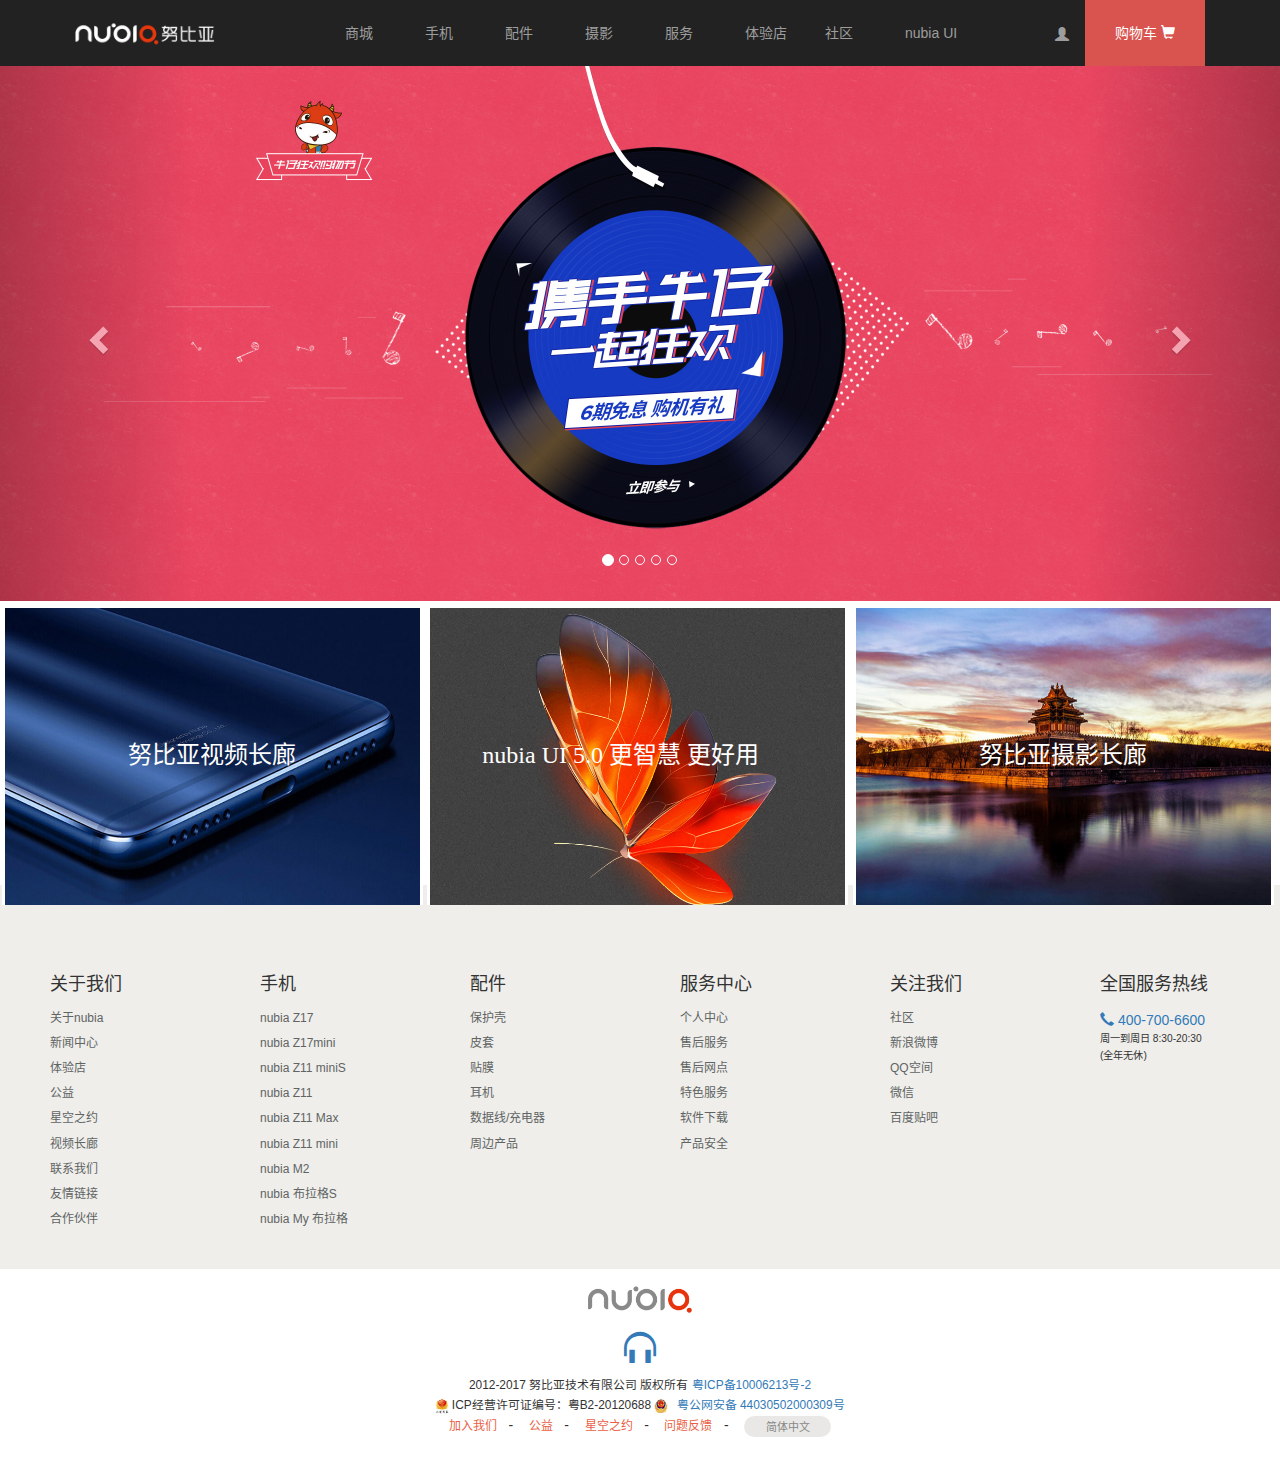
<file: NubiaMall/index.html>
<!DOCTYPE html>
<html lang="zh-CN">
  <head>
    <meta charset="utf-8">
    <meta http-equiv="X-UA-Compatible" content="IE=edge">
    <meta name="viewport" content="width=device-width, initial-scale=1">


    <!-- 上述3个meta标签*必须*放在最前面，任何其他内容都*必须*跟随其后！ -->
    <title>【努比亚手机官网】Z17 - 2300万+1200万变焦双摄 - 随手拍出好照片</title>
    <link rel="shortcut icon" href="./public/img/favicon.ico" />

    <!-- Bootstrap -->
    <link href="./public/css/bootstrap.min.css" rel="stylesheet">

    <link  href="./public/fonts/font-awesome-4.7.0/font-awesome.min.css">
    
    <!-- jQuery (necessary for Bootstrap's JavaScript plugins) -->
    <script src="./public/js/jquery-1.12.4.min.js"></script>
    <!-- Include all compiled plugins (below), or include individual files as needed -->
    <script src="./public/js/bootstrap.min.js"></script>
    <link rel="stylesheet" href="./public/css/index.css">
    <link rel="stylesheet" href="./public/css/mobile.css">

  </head>
  <body style='overflow:-Scroll;overflow-x:hidden' >
        <!-- 手机端导航 -->
        <nav class="navbar navbar-static-top navbar-inverse mobile" role="navigation">
          <!-- Brand and toggle get grouped for better mobile display -->
          <div class="navbar-header">
            <button type="button" class="navbar-toggle" data-toggle="collapse" data-target="#bs-example-navbar-collapse-1">
              <span class="sr-only">Toggle navigation</span>
              <span class="icon-bar"></span>
              <span class="icon-bar"></span>
              <span class="icon-bar"></span>
            </button>
            <img alt="Brand"  align="center" src="./public/img/logo.png" width="50%">
          </div>

          <!-- Collect the nav links, forms, and other content for toggling -->
          <div class="collapse navbar-collapse" id="bs-example-navbar-collapse-1">
            <ul class="nav navbar-nav">
              <li class="active"><a href="#">商城</a></li>
              <li><a href="#">手机</a></li>
              <li class="dropdown">
                <a href="#" class="dropdown-toggle" data-toggle="dropdown">个人中心 <b class="caret"></b></a>
                <ul class="dropdown-menu">
                  <li><a href="#">已完成订单</a></li>
                  <li><a href="#">待付款</a></li>
                  <li><a href="#">购物车</a></li>
                  <li class="divider"></li>
                  <li><a href="#">待评价</a></li>
                  <li class="divider"></li>
                  <li><a href="#">申请售后</a></li>
                </ul>
              </li>
            </ul>
            <ul class="nav navbar-nav navbar-left">
              <li><a href="#">登录</a></li>
              <li><a data-toggle="modal" data-target="#myModal" href="#">注册</a></li>
            </ul>
          </div><!-- /.navbar-collapse -->
        </nav>
    	<!-- Pc导航 -->
    	<nav class="navbar navbar-inverse navbar-static-top daohang PC" role="navigation ">
    	  <div class="navbar-header">
    	    <a class="navbar-brand" href="index.html">
				<img id="logo" alt="nubia"  src="./public/img/logo.png" height="50px">
    	    </a>
    	  </div>

      		<div class="collapse navbar-collapse" id="bs-example-navbar-collapse-1">
		    	  <ul class="nav navbar-nav list1" >
		    	    <li><a href=".\shopping.html">商城</a></li>
		    	    <li><a href="#">手机</a></li>
		    	    <li><a href="#">配件</a></li>
		    	    <li><a href="#">摄影</a></li>
		    	    <li><a href="#">服务</a></li>
		    	    <li><a href="#">体验店</a></li>
		    	    <li><a href="#">社区</a></li>
		    	    <li id="UI"><a  href="#">nubia UI</a></li>
		    	    <li><a href=".\loading.html" class="glyphicon glyphicon-user load"></a></li>
		    	  </ul>
		    	  <button type="button" class="btn btn-danger shopping .visible-md">购物车 <i class="glyphicon glyphicon-shopping-cart"></i></button>
    	    </div>

    	    <!-- 手机下拉菜单 -->
    	    <div class="container Allist">
    	    	<div class="row hide-list list0">
<!-- 	    	        <a class="left" href="#carousel-example-generic" data-slide="prev">
	    			    <span class="btnc cleft">&lt;</span>
	    	        </a>
	    	        <a class="right" href="#carousel-example-generic" data-slide="next">
	    	            <span class="btnc cright">&gt;</span>
	    	        </a> -->
    	    		<ul class="list-a">
    	    		    <li class="list-li"><a href=""><img src="public/img/150112378262.png"  class="nav-img">
    	    		    <span>Z17 旗舰版</span></a></li>

    	    		    <li class="list-li"><a href=""><img src="public/img/150407581875.png"  class="nav-img">
    	    		    <span>Z17 畅享版</span></a></li>

    	    		    <li class="list-li"><a href=""><img src="public/img/149750591120.png"  class="nav-img">
    	    		    <span>Z17mini</span></a></li>

    	    		    <li class="list-li"><a href=""><img src="public/img/149622411546.png"  class="nav-img">
    	    		    <span>Z11</span></a></li>

    	    		    <li class="list-li"><a href=""><img src="public/img/149622421740.png"  class="nav-img">
    	    		    <span>M2</span></a></li>

    	    		    <li class="list-li"><a href=""><img src="public/img/15014923554.png"  class="nav-img">
    	    		    <span>M2 畅玩版</span></a></li>
    	    		</ul>
    	    	</div>

    	    	<!-- 配件下拉 -->
    	    	<div class="row hide-list list-p">
<!-- 	    	        <a class="left" href="#carousel-example-generic" data-slide="prev">
	    			    <span class="btnc cleft">&lt;</span>
	    	        </a>
	    	        <a class="right" href="#carousel-example-generic" data-slide="next">
	    	            <span class="btnc cright">&gt;</span>
	    	        </a> -->
    	    		<ul class="list-a">
    	    		    <li class="list-li"><a class="glyphicon glyphicon-phone" href=""></a>
    	    		    <span>保护壳</span></li>

    	    		    <li class="list-li"><a class="glyphicon glyphicon-phone" href=""></a>
    	    		    <span>皮套</span></li>

    	    		    <li class="list-li"><a class="glyphicon glyphicon-phone" href=""></a>
    	    		    <span>贴膜</span></li>

    	    		    <li class="list-li"><a class="glyphicon glyphicon-headphones" href=""></a>
    	    		    <span>耳机</span></li>

    	    		    <li class="list-li"><a class="glyphicon glyphicon-phone" href=""></a>
    	    		    <span>数据线/充电器</span></li>

    	    		    <li class="list-li"><a class="glyphicon glyphicon-phone" href=""></a>
    	    		    <span>周边产品</span></li>
    	    		</ul>
    	    	</div>

    	    	<!-- 摄影下拉 -->
    	    	<div class="row hide-list list-s">
<!-- 	    	        <a class="left" href="#carousel-example-generic" data-slide="prev">
	    			    <span class="btnc cleft">&lt;</span>
	    	        </a>
	    	        <a class="right" href="#carousel-example-generic" data-slide="next">
	    	            <span class="btnc cright">&gt;</span>
	    	        </a> -->
    	    		<ul class="list-a">
	    	    		<li class="list-li"><a href=""><img src="public/img/NeoVision-logo.png"  class="nav-img">
	    	    		<span>努比亚摄影引擎</span></a></li>

    	    		    <li class="list-li"><a class="glyphicon glyphicon-camera" href=""></a>
    	    		    <span>摄影长廊</span></li>

    	    		    <li class="list-li"><a class="glyphicon glyphicon-facetime-video" href=""></a>
    	    		    <span>延时摄影</span></li>

    	    		    <li class="list-li"><a class="glyphicon glyphicon-heart-empty" href=""></a>
    	    		    <span>星空之约</span></li>
    	    		    <li class="list-li"><span></span></li>
    	    		    <li class="list-li"><span></span></li>

    	    		</ul>
    	    	</div>

    	    	<!-- nubia UI下拉 -->
    	    	<div class="row hide-list list-n">
    	    		<ul class="list-a">
	    	    		<li class="list-li"><a href=""><img src="public/img/nubiaui-logo.png"  class="nav-img">
	    	    		<span>nubia UI 5.0</span></a></li>

    	    		    <li class="list-li"><a class="glyphicon glyphicon-download" href=""></a>
    	    		    <span>ROM下载</span></li>

    	    		    <li class="list-li"><a class="glyphicon glyphicon-comment" href=""></a>
    	    		    <span>UI社区</span></li>

    	    		    <li class="list-li"><a class="glyphicon glyphicon-cloud-download" href=""></a>
    	    		    <span>云服务</span></li>

    	    		    <li class="list-li"><a class="glyphicon glyphicon-wrench" href=""></a>
    	    		    <span>应用</span></li>
    	    		    <li class="list-li"><span></span></li>
    	    		    <li class="list-li"><span></span></li>

    	    		</ul>
    	    	</div>
    	    </div>
    	</nav>
    	<!-- 导航结束 -->
    	<!-- 轮播图 -->
 		<div id="carousel-example-generic" class="carousel slide lunbo" data-ride="carousel">
 		  <!-- Indicators -->
 		  <ol class="carousel-indicators">
 		    <li data-target="#carousel-example-generic" data-slide-to="0" class="active"></li>
 		    <li data-target="#carousel-example-generic" data-slide-to="1"></li>
 		    <li data-target="#carousel-example-generic" data-slide-to="2"></li>
 		    <li data-target="#carousel-example-generic" data-slide-to="3"></li>
 		    <li data-target="#carousel-example-generic" data-slide-to="4"></li>
 		  </ol>

 		  <!-- Wrapper for slides -->
 		  <div class="carousel-inner">
 		    <div class="item active">
 		      <img src="./public/img/1.jpg" alt="...">
 		    </div>
 		    <div class="item ">
 		      <img src="./public/img/2.jpg" alt="...">
 		    </div>
 		    <div class="item ">
 		      <img src="./public/img/3.jpg" alt="...">
 		    </div>
 		    <div class="item ">
 		      <img src="./public/img/4.jpg" alt="...">
 		    </div>
 		    <div class="item ">
 		      <img src="./public/img/5.jpg" alt="...">
 		    </div>
 		  </div>

 		  <!-- Controls -->
 		  <a class="left carousel-control" href="#carousel-example-generic" data-slide="prev">
 		    <span class="glyphicon glyphicon-chevron-left"></span>
 		  </a>
 		  <a class="right carousel-control" href="#carousel-example-generic" data-slide="next">
 		    <span class="glyphicon glyphicon-chevron-right"></span>
 		  </a>
 		</div>

    	<!-- 轮播图结束 -->

    	<!-- 3张静态展示图 -->
    	<div class="row zst zst0">

    	  <div class="col-sm-6 col-md-4 zst">
    	    <div class="thumbnail zst1">
    	    	<img src="./public/img/6.jpg"  alt="...">
	    	    <span>努比亚视频长廊</span>
			</div>
    	  </div>

    	  <div class="col-sm-6 col-md-4 zst">
    	    <div class="thumbnail zst1">
	    	    <img src="./public/img/7.jpg"  alt="...">
    	        <p>nubia UI 5.0  更智慧 更好用</p>
    	    </div>
    	  </div>

    	  <div class="col-sm-6 col-md-4 zst">
    	    <div class="thumbnail zst1">
    	      <img src="./public/img/8.jpg" alt="...">
    	      <span>努比亚摄影长廊</span>
    	    </div>
    	  </div>
    	</div>
    	<!-- 3张静态展示图结束 -->
    	<!-- 关于我们 等信息链接 -->
	    <div class="container-fulid msggroup">
            <div class="row">
                <div class="col-md-2 col-sm-6 col-xs-6 msg">
                	<h4 class="h4">关于我们</h4>
	                    <ul>
	                        <li><a href="">关于nubia</a></li>
	                        <li><a href="">新闻中心</a></li>
	                        <li><a href="">体验店</a></li>
	                        <li><a href="">公益</a></li>
	                        <li><a href="">星空之约</a></li>
	                        <li><a href="">视频长廊</a></li>
	                        <li><a href="">联系我们</a></li>
	                        <li><a href="">友情链接</a></li>
	                        <li><a href="">合作伙伴</a></li>
	                    </ul>
            	</div>
                <div class="col-md-2 col-sm-6 col-xs-6 msg">
                	<h4 class="h4">手机</h4>
	                    <ul>
	                        <li><a href="">nubia Z17</a></li>
	                        <li><a href="">nubia Z17mini</a></li>
	                        <li><a href="">nubia Z11 miniS</a></li>
	                        <li><a href="">nubia Z11</a></li>
	                        <li><a href="">nubia Z11 Max</a></li>
	                        <li><a href="">nubia Z11 mini</a></li>
	                        <li><a href="">nubia M2</a></li>
	                        <li><a href="">nubia 布拉格S</a></li>
	                        <li><a href="">nubia My 布拉格</a></li>
	                    </ul>
            	</div>
                <div class="col-md-2 col-sm-6 col-xs-6 msg">
                	<h4 class="h4">配件</h4>
	                    <ul>
	                        <li><a href="">保护壳</a></li>
	                        <li><a href="">皮套</a></li>
	                        <li><a href="">贴膜</a></li>
	                        <li><a href="">耳机</a></li>
	                        <li><a href="">数据线/充电器</a></li>
	                        <li><a href="">周边产品</a></li>
	                    </ul>
            	</div>
                <div class="col-md-2 col-sm-6 col-xs-6 msg">
                	<h4 class="h4">服务中心</h4>
	                    <ul>
	                        <li><a href="">个人中心</a></li>
	                        <li><a href="">售后服务</a></li>
	                        <li><a href="">售后网点</a></li>
	                        <li><a href="">特色服务</a></li>
	                        <li><a href="">软件下载</a></li>
	                        <li><a href="">产品安全</a></li>
	                    </ul>
            	</div>
                <div class="col-md-2 col-sm-6 col-xs-6 msg">
                	<h4 class="h4">关注我们</h4>
	                    <ul>
	                        <li><a href="">社区</a></li>
	                        <li><a href="">新浪微博</a></li>
	                        <li><a href="">QQ空间</a></li>
	                        <li><a href="">微信</a></li>
	                        <li><a href="">百度贴吧</a></li>
	                    </ul>
            	</div>
            	<div class="col-md-2 col-sm-6 col-xs-6 msg">
            	    <h4 class="h4">全国服务热线</h4>
            	    <ul>
            	    <a href=""><i class="glyphicon glyphicon-earphone"> </i> 400-700-6600</a>
            	    <li> <small>周一到周日 8:30-20:30<br> (全年无休)</small></li>                                                      </li>
            	    </ul>
            	</div>
            </div>
	    </div>
    	<!-- 关于我们 等信息链接结束 -->

    	<!-- 页尾 -->
    	    <div class="container footer">
    	        <a href=""><img src="./public/img/nubia-logo-x2.png" width="105"></a>
    	        <div style="font-size: 32px;">
    	            <a href="" ><span class=""></span></a>
    	            <a href="" ><span class="glyphicon glyphicon-headphones"></span></a>
    	            <a href="" ><span></span></a>
    	        </div>
    	        <div class="">
    	            <small> 2012-2017 努比亚技术有限公司 版权所有 <a href="">粤ICP备10006213号-2</a>
    	                <br>
    	                <a href="">
    	                    <img id="gongshang1" src="./public/img/57fc5f6def76275.jpg">
    	                </a>ICP经营许可证编号：粤B2-20120688
    	                <a href="">
    	                    <img id="gongshang2" src="./public/img/57c5599015f1558.png" >
    	                    <span>粤公网安备 44030502000309号</span>
    	                </a>
    	            </small><br>
    	        </div>
    	        <div class="join">
	    	        <a >加入我们</a>&nbsp;&nbsp;&nbsp;-&nbsp;&nbsp;&nbsp;
	    	        <a >公益</a>&nbsp;&nbsp;&nbsp;-&nbsp;&nbsp;&nbsp;
	    	        <a >星空之约</a>&nbsp;&nbsp;&nbsp;-&nbsp;&nbsp;&nbsp;
	    	        <a >问题反馈</a>&nbsp;&nbsp;&nbsp;-&nbsp;&nbsp;&nbsp;
	    	        <button class="btn btn-default btn-sm btn1" data-toggle="modal" data-target="#CountryModal" id="selectCountry" style="margin-top:0px">
	    	            <span>简体中文</span>
	    	        </button>
	    	        
    	    	</div>

    	    	<!-- Modal -->
    	    	<div class="modal fade" id="CountryModal" tabindex="-1" role="dialog" aria-labelledby="myModalLabel" aria-hidden="true">
    	    	  <div class="modal-dialog">
    	    	    <div class="modal-content">
    	    	      <div class="modal-header">
    	    	        <button type="button" class="close" data-dismiss="modal" aria-hidden="true">&times;</button>
    	    	        <h4 class="modal-title" id="myModalLabel">请选择您的地区</h4>
    	    	      </div>
    	    	      <div class="modal-body">
    	    	        <div class="row">
    	    	        	<div class="col-sm-12 pvs">
    	    	        	        <div class="nav-header">Asia</div>
    	    	        	            <ul class="nav nav-pills nav-stacked col-sm-3">
    	    	        	                <li><a href=""><span></span>简体中文</a></li>
    	    	        	            </ul>
										<ul class="nav nav-pills nav-stacked col-sm-3">
    	    	        	                <li><a href="http://www.nubia.com/bd/"><span class="flag mrs flag-bd"></span>Bangladesh</a></li>
    	    	        	            </ul>
    	    	        	            <ul class="nav nav-pills nav-stacked col-sm-3">
    	    	        	                <li><a href=""><span></span>India</a></li>
    	    	        	            </ul>
    	    	        	            <ul class="nav nav-pills nav-stacked col-sm-3">
    	    	        	                <li><a href="h"><span></span>Indonesia</a></li>
    	    	        	            </ul>
    	    	        	            <ul class="nav nav-pills nav-stacked col-sm-3">
    	    	        	                <li><a href=""><span></span>Indonesia(en)</a></li>
    	    	        	            </ul>
    	    	        	            <ul class="nav nav-pills nav-stacked col-sm-3">
    	    	        	                <li><a href=""><span></span>Malaysia</a></li>
    	    	        	            </ul>
    	    	        	            <ul class="nav nav-pills nav-stacked col-sm-3">
    	    	        	                <li><a href=""><span></span>Philippines</a></li>
    	    	        	            </ul>
    	    	        	            <ul class="nav nav-pills nav-stacked col-sm-3">
    	    	        	                <li><a href=""><span></span>Singapore</a></li>
    	    	        	            </ul>
    	    	        	            <ul class="nav nav-pills nav-stacked col-sm-3">
    	    	        	                <li><a href=""><span class="flag mrs flag-th"></span>ไทย</a></li>
    	    	        	            </ul>
    	    	        	            <ul class="nav nav-pills nav-stacked col-sm-3">
    	    	        	                <li><a href=""><span class="flag mrs flag-vn"></span>Việt Nam</a></li>
    	    	        	            </ul>
    	    	        	</div>
    	    	        </div>
    	    	      </div>
    	    	    </div><!-- /.modal-content -->
    	    	  </div><!-- /.modal-dialog -->
    	    	</div><!-- /.modal -->
    	
    	<!-- 页尾结束 -->

    <script type="text/javascript" src="./public/js/index.js"></script>
  
  </body>
</html>
</file>
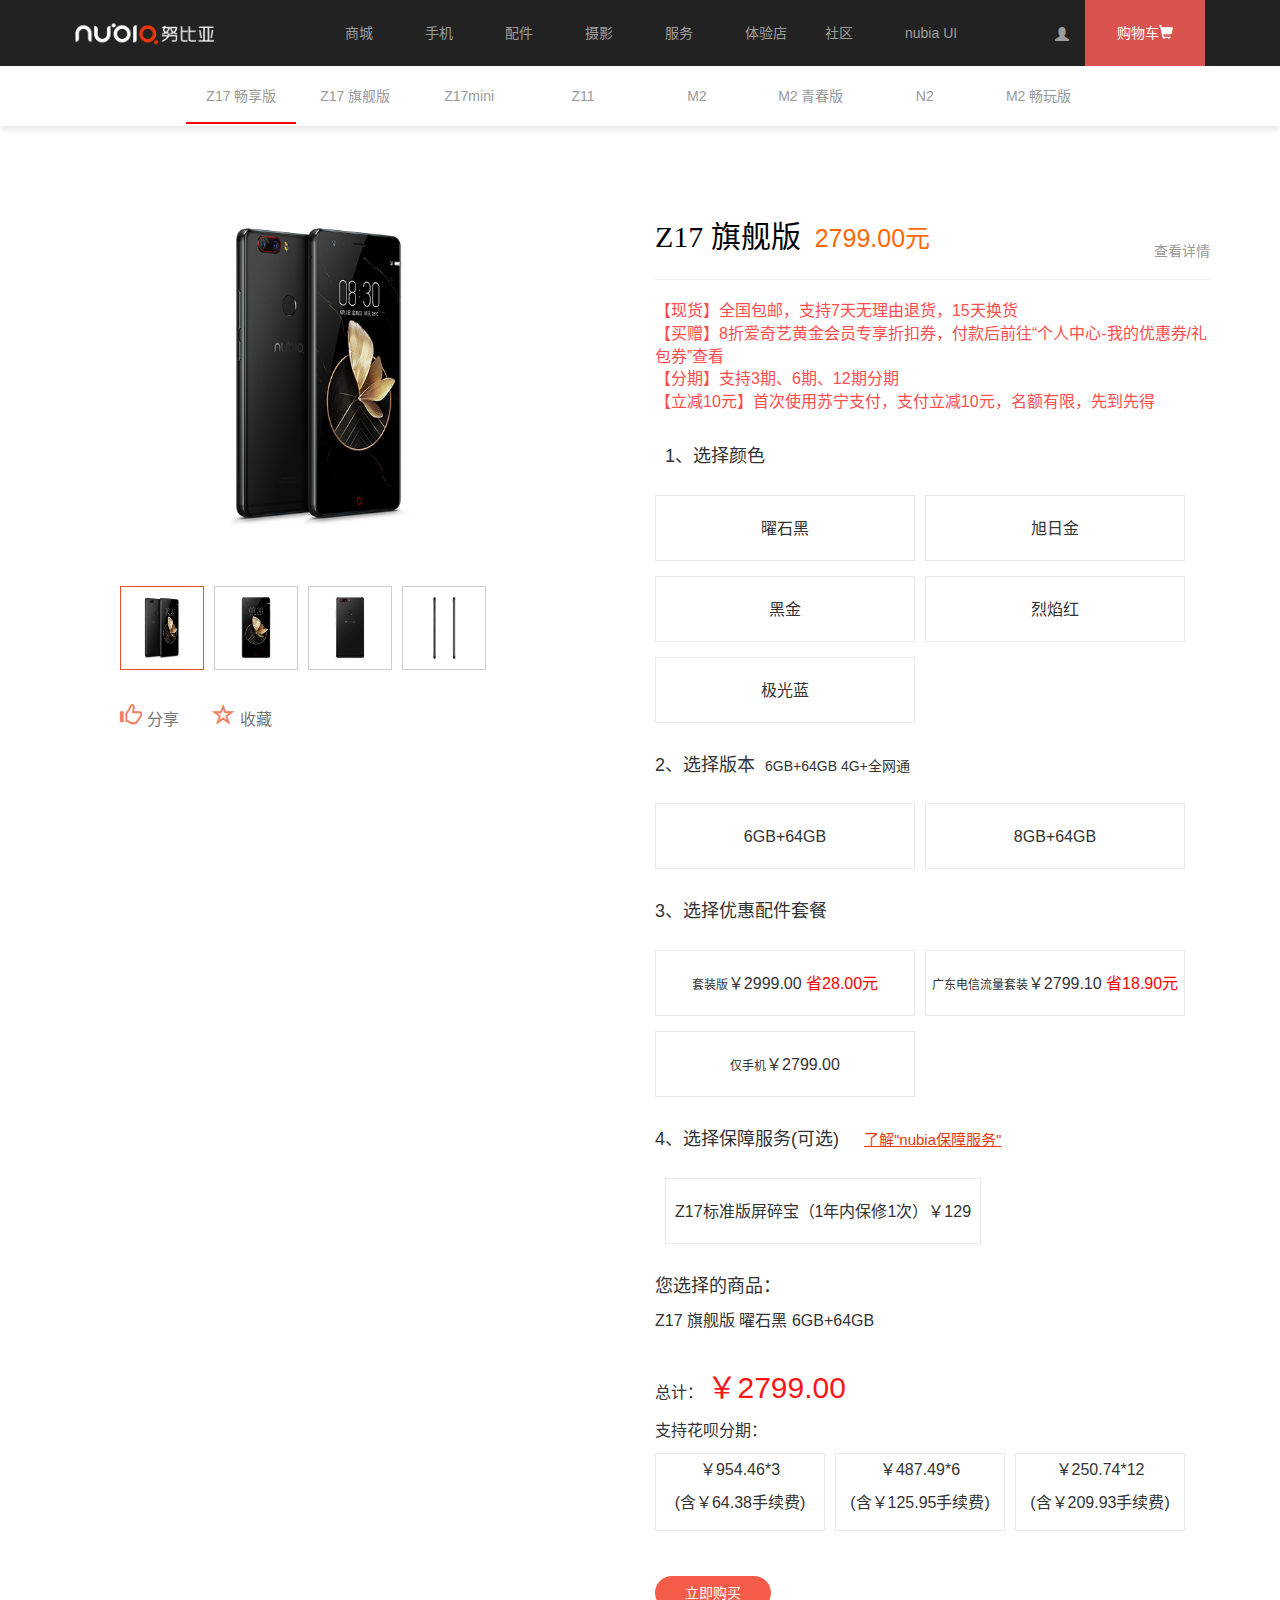
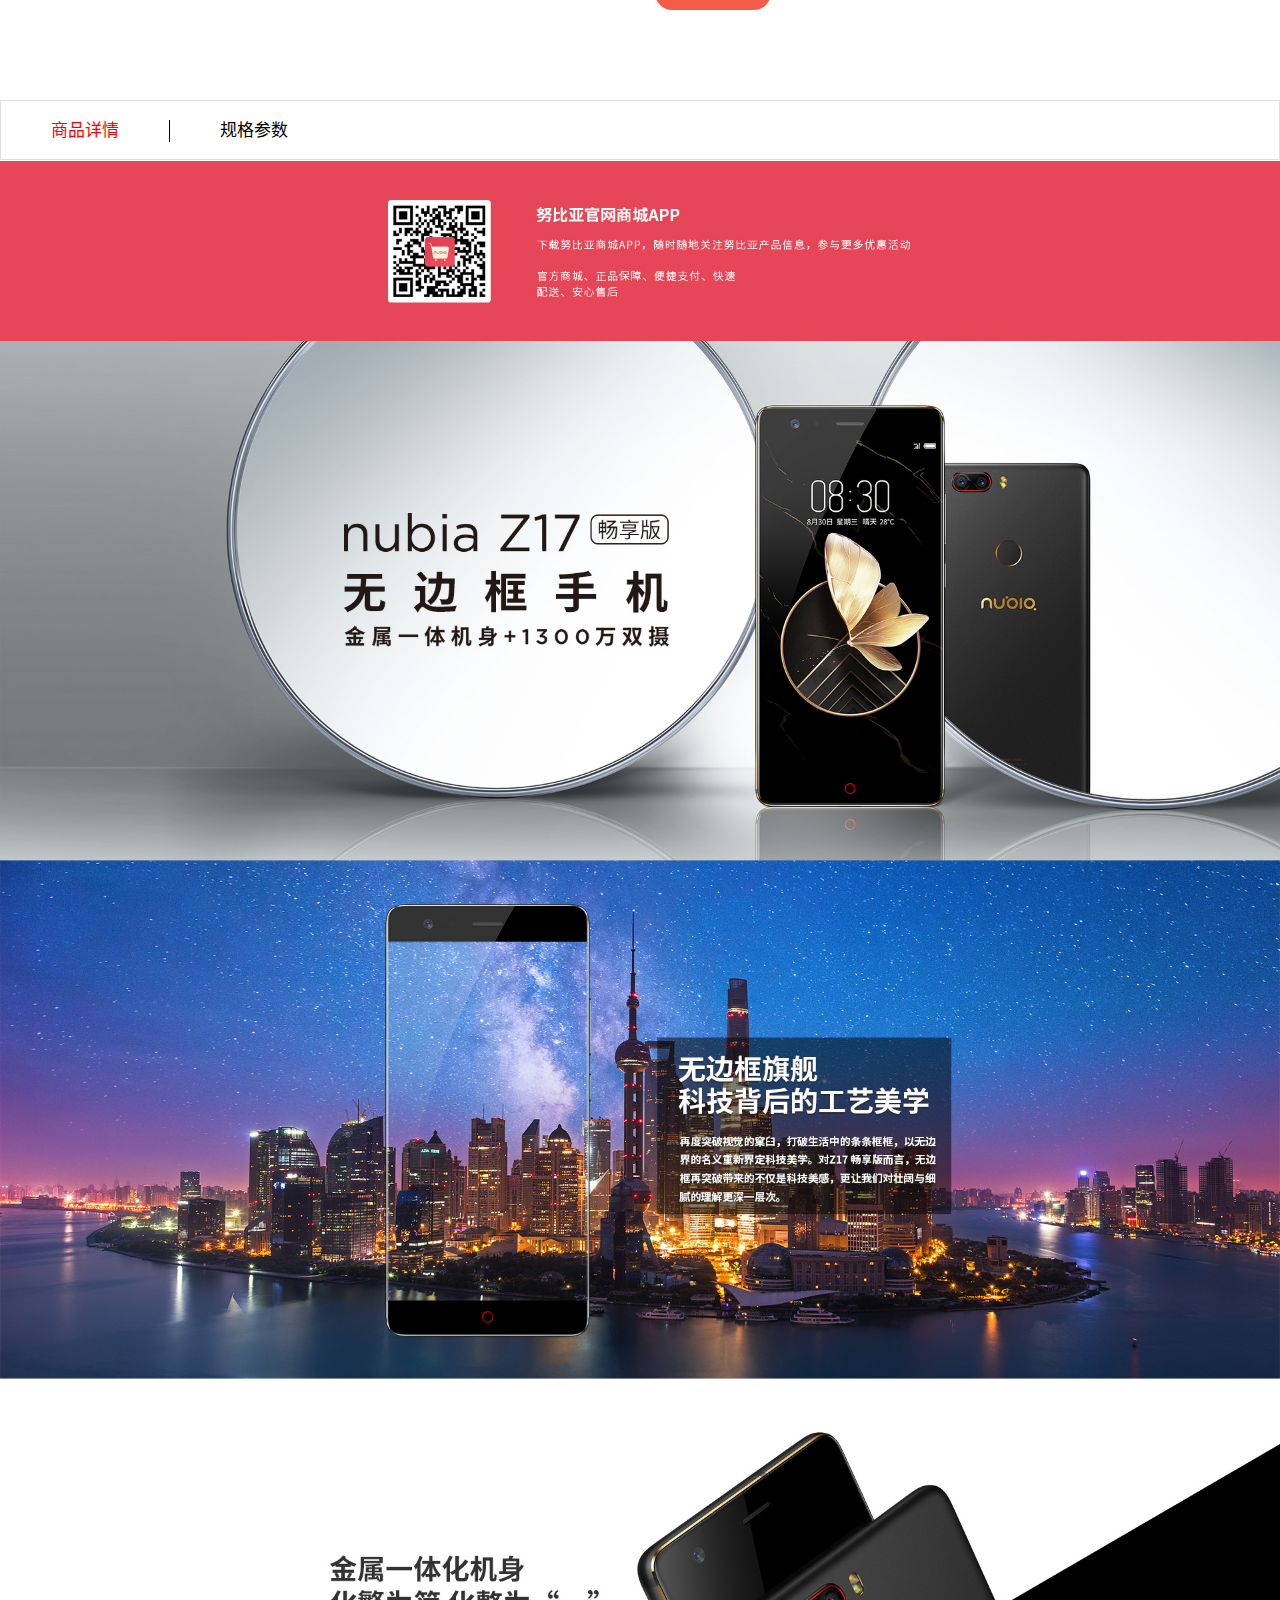
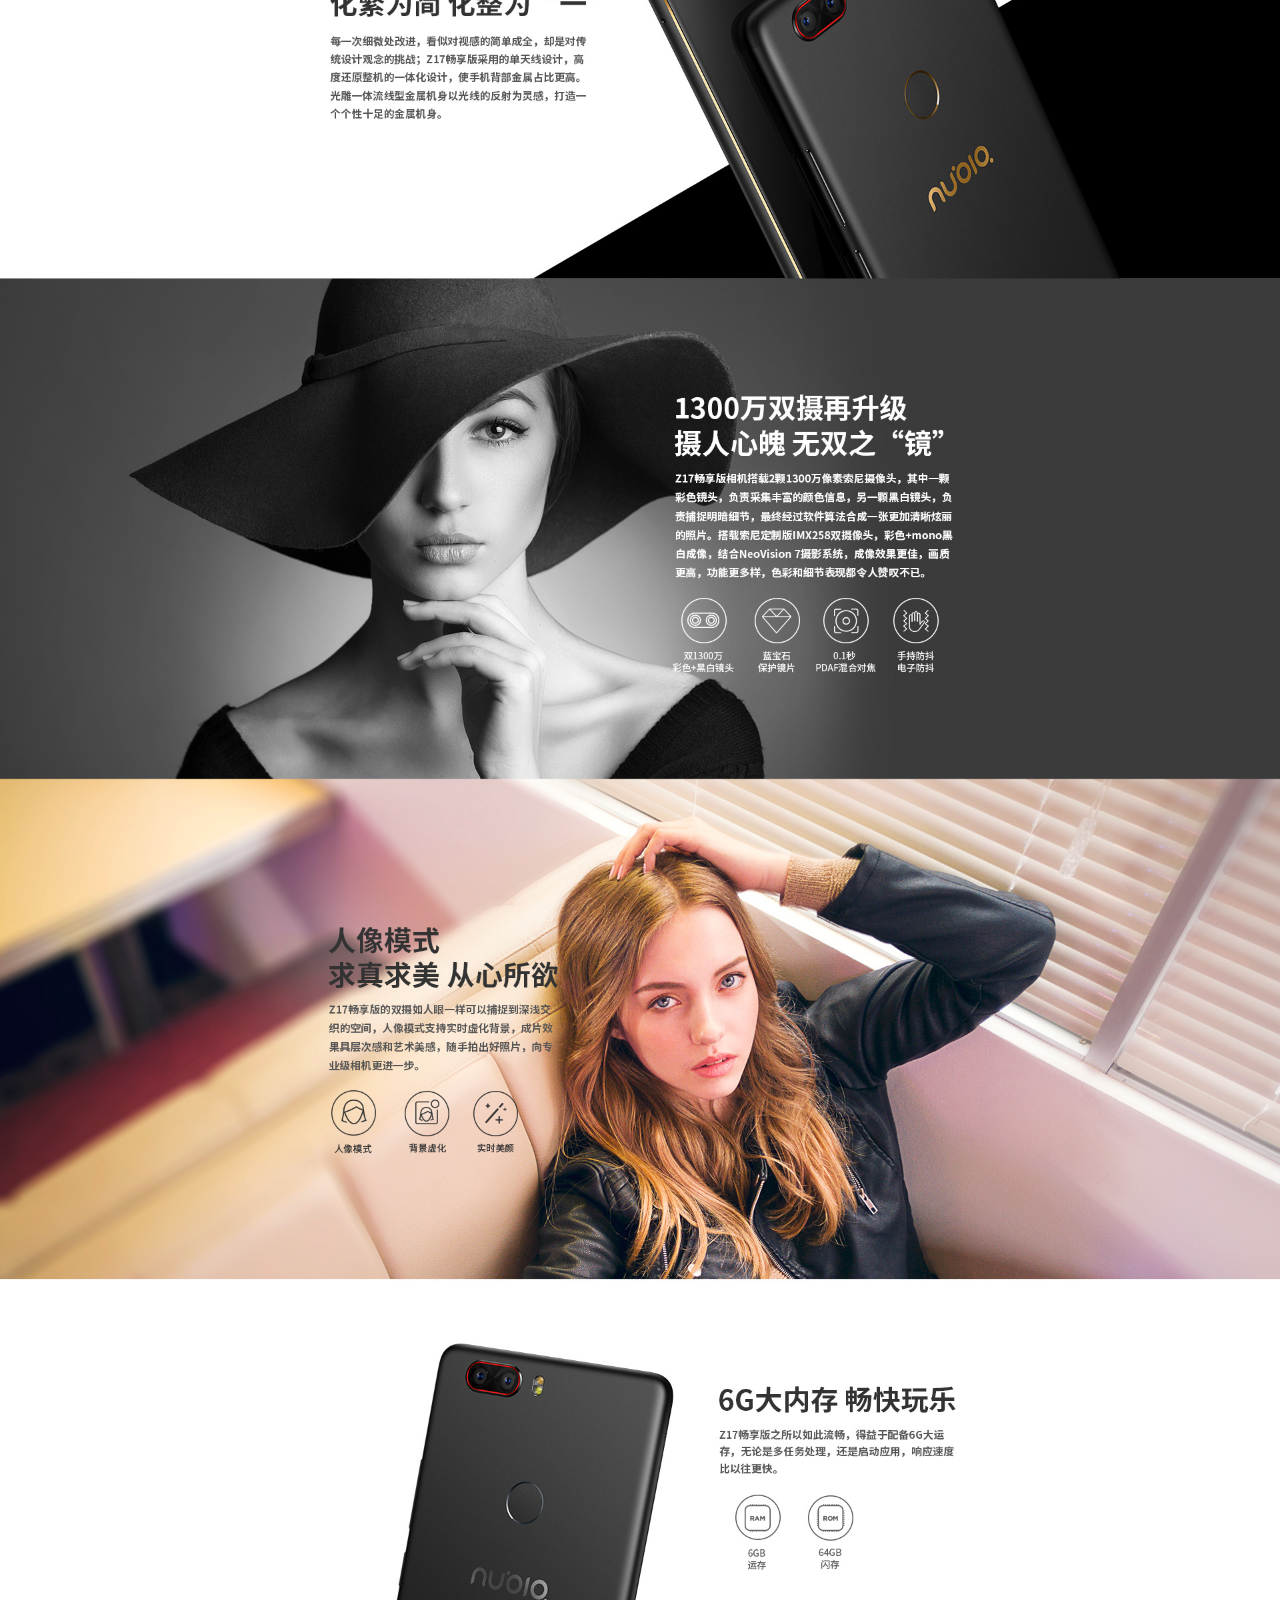
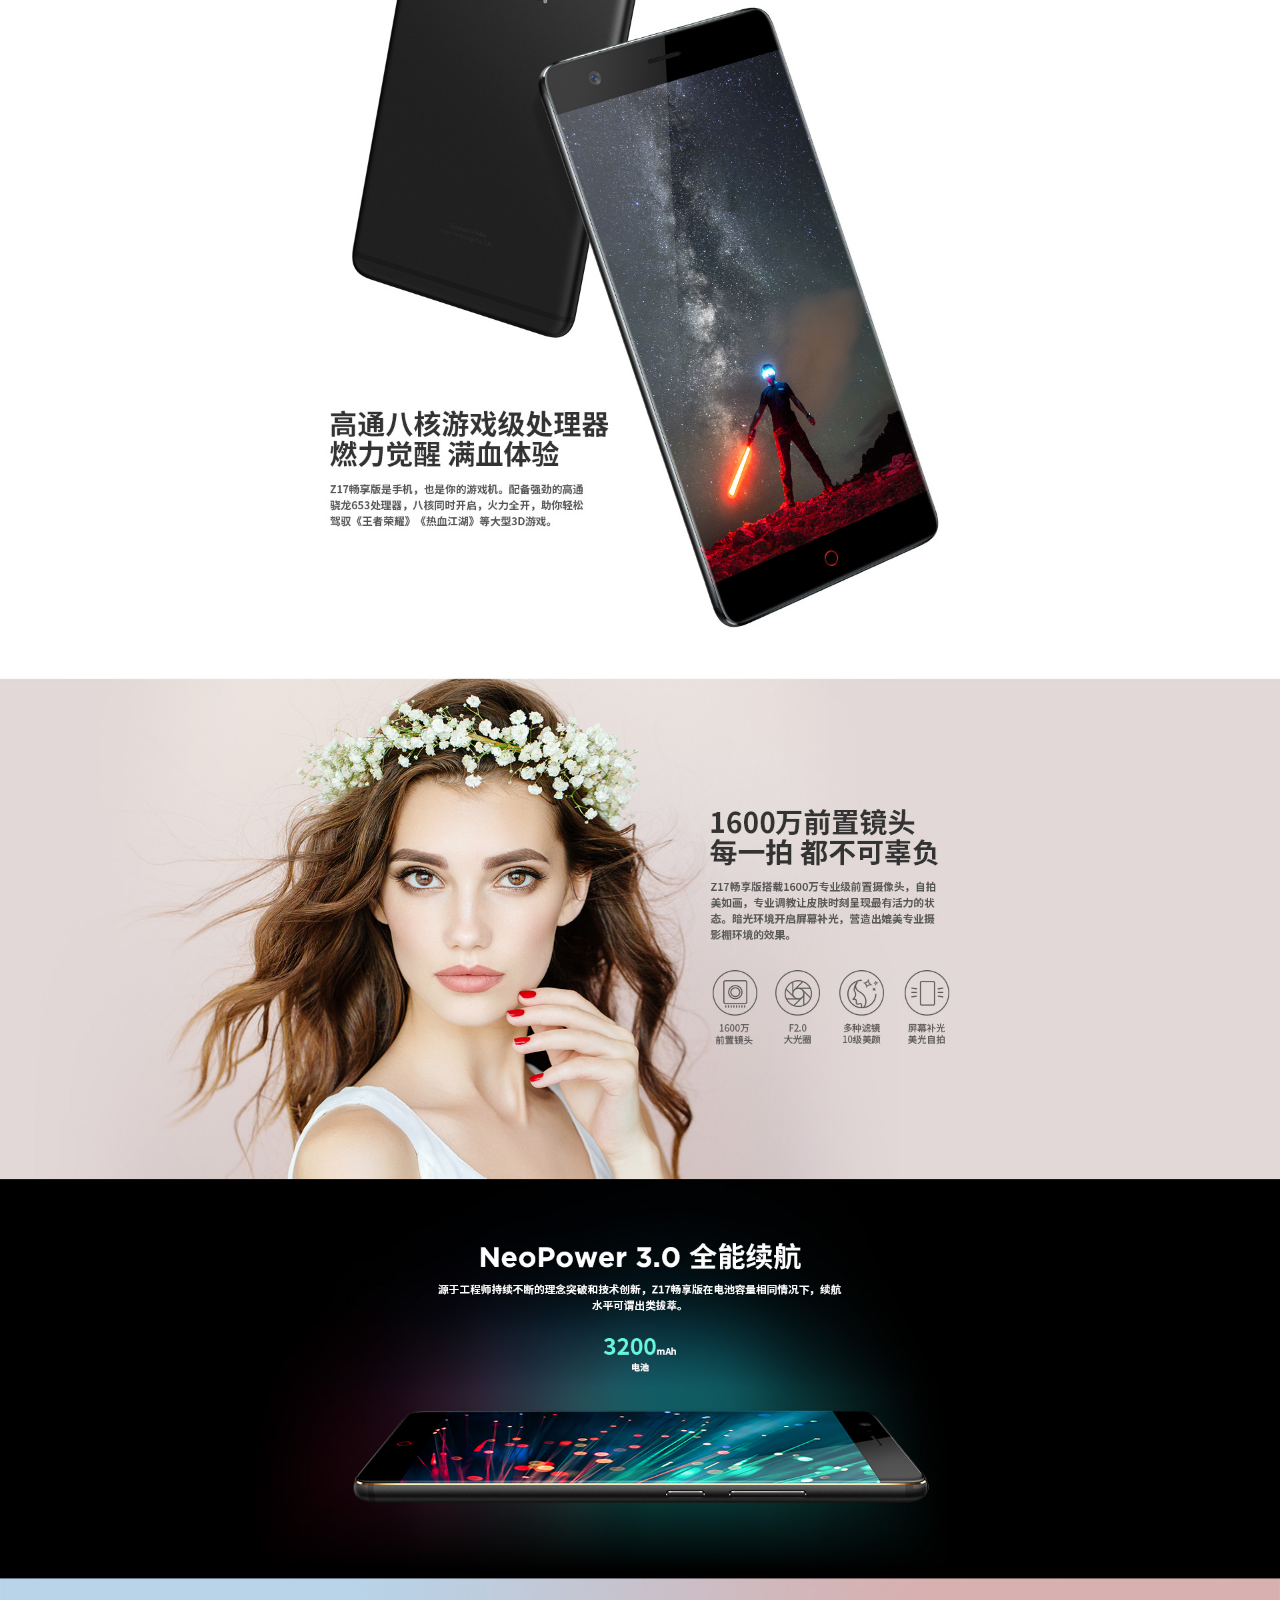
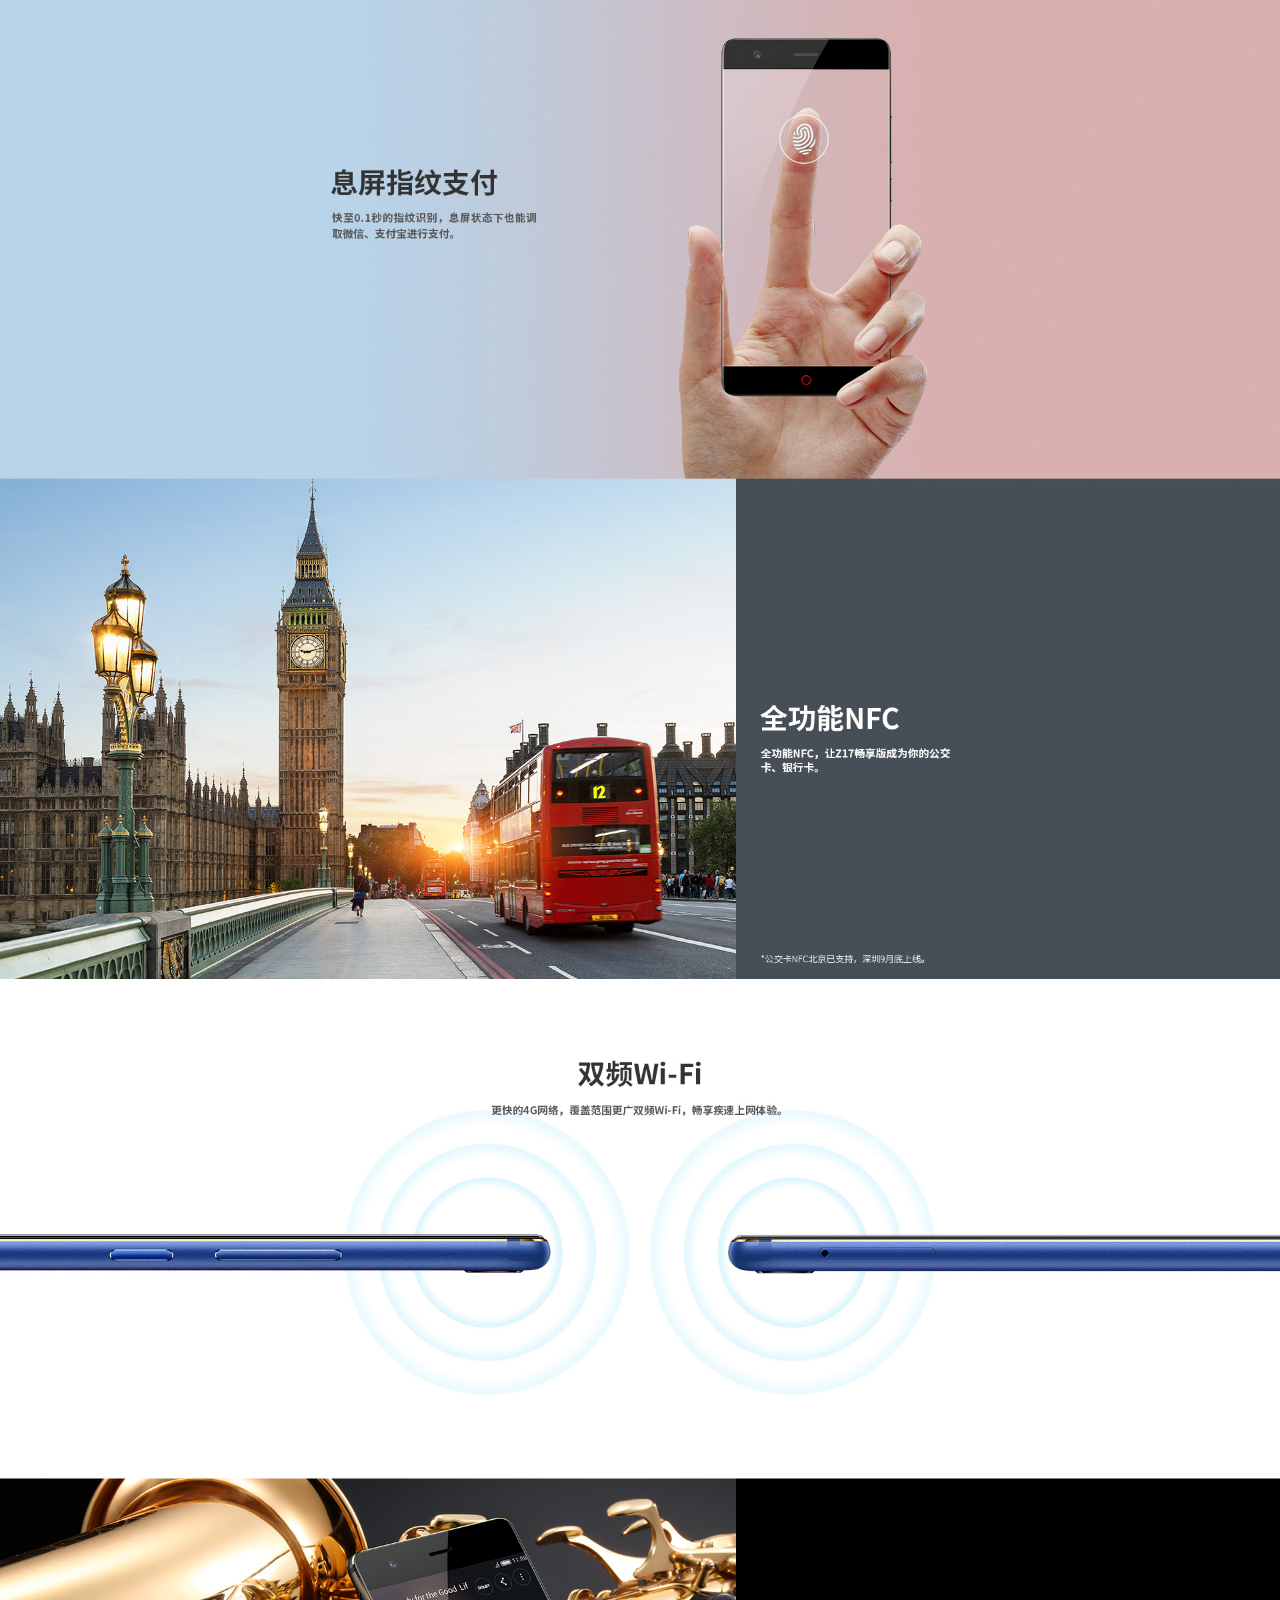
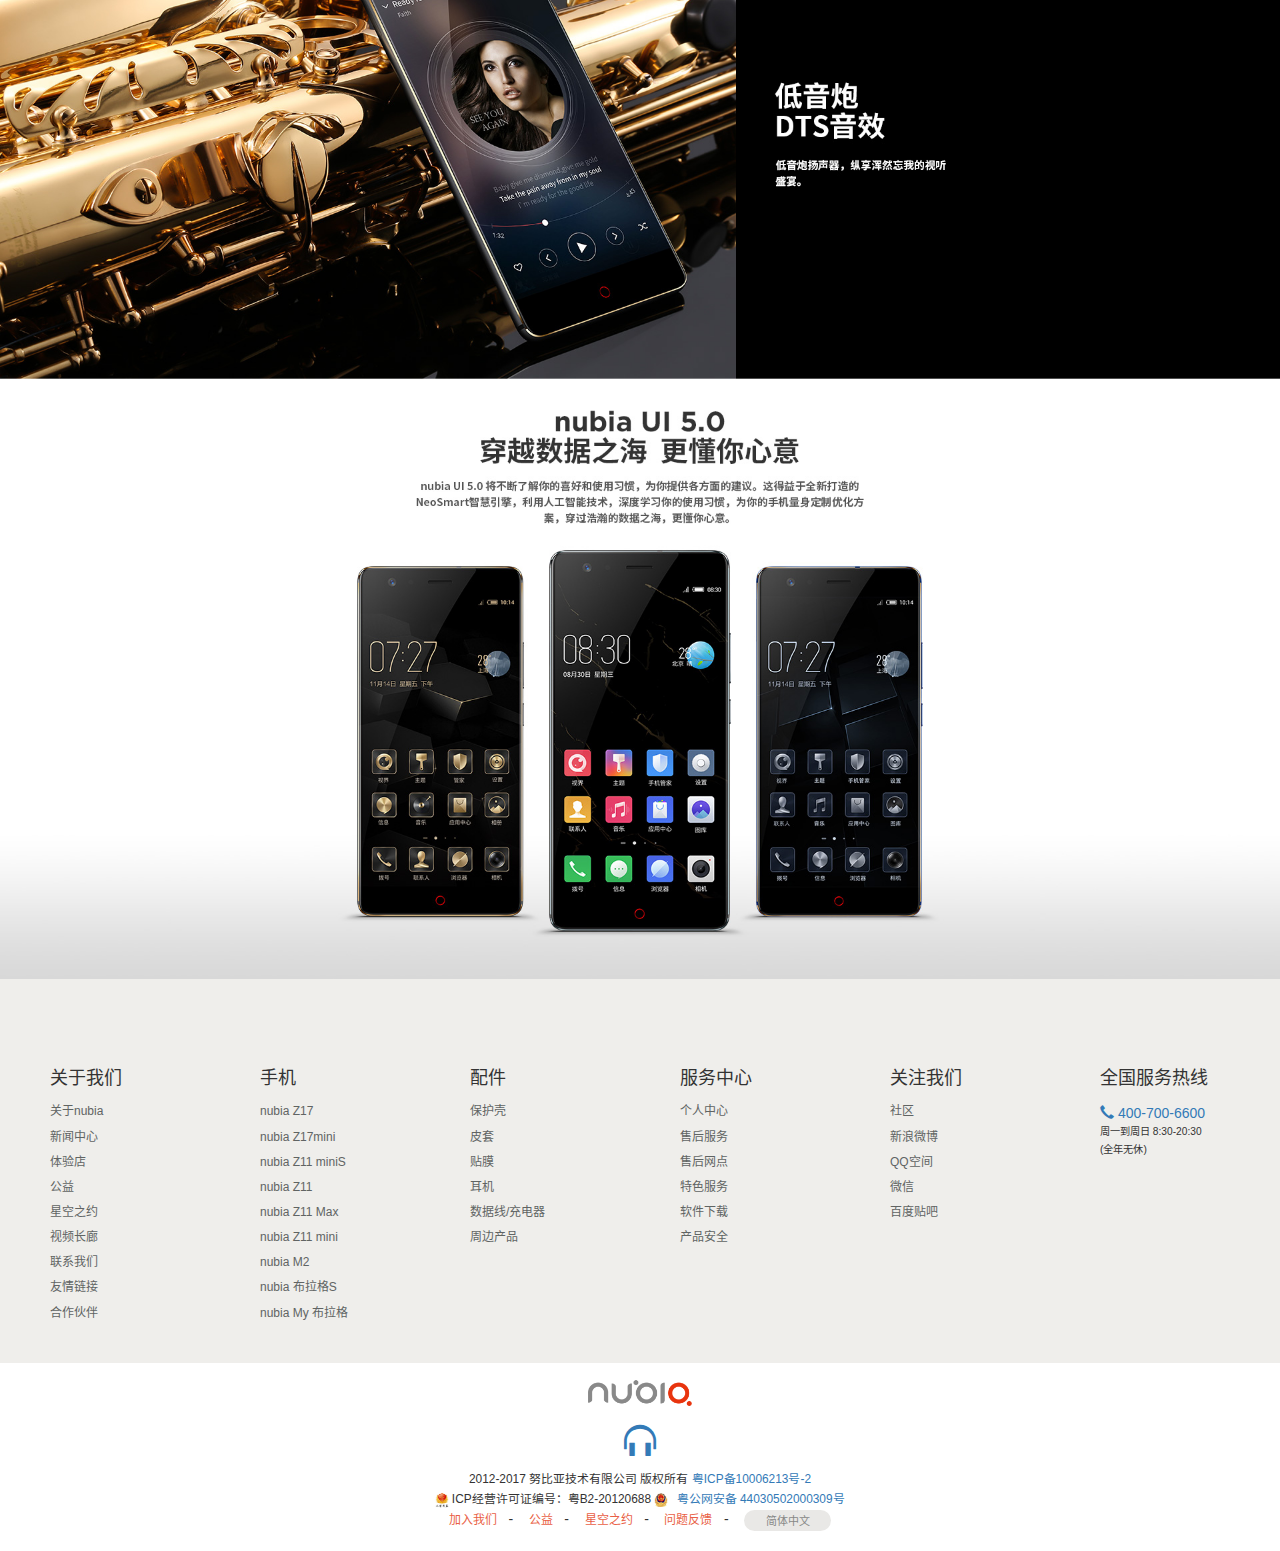
<file: NubiaMall/goods.html>
<!DOCTYPE html>
<html lang="zh-CN">
  <head>
    <meta charset="utf-8">
    <meta http-equiv="X-UA-Compatible" content="IE=edge">
    <meta name="viewport" content="width=device-width, initial-scale=1">
    <!-- 上述3个meta标签*必须*放在最前面，任何其他内容都*必须*跟随其后！ -->
    <title>【努比亚手机官网】Z17 - 2300万+1200万变焦双摄 - 随手拍出好照片</title>
    <link rel="shortcut icon" href="./public/img/favicon.ico" />

    <!-- Bootstrap -->
    <link href="./public/css/bootstrap.min.css" rel="stylesheet">

    <link  href="./public/fonts/font-awesome-4.7.0/font-awesome.min.css">
    
    <!-- jQuery (necessary for Bootstrap's JavaScript plugins) -->
    <script src="./public/js/jquery-1.12.4.min.js"></script>
    <!-- Include all compiled plugins (below), or include individual files as needed -->
    <script src="./public/js/bootstrap.min.js"></script>
    <link rel="stylesheet" href="./public/css/index.css">
    <link rel="stylesheet" href="./public/css/goods.css">
    <link rel="stylesheet" href="./public/css/shopping.css">
    <link rel="stylesheet" href="./public/css/mobile.css">

  </head>
  <body style='overflow:-Scroll;overflow-x:hidden' >
        <!-- 手机端导航 -->
        <nav class="navbar navbar-static-top navbar-inverse mobile" role="navigation">
          <!-- Brand and toggle get grouped for better mobile display -->
          <div class="navbar-header">
            <button type="button" class="navbar-toggle" data-toggle="collapse" data-target="#bs-example-navbar-collapse-1">
              <span class="sr-only">Toggle navigation</span>
              <span class="icon-bar"></span>
              <span class="icon-bar"></span>
              <span class="icon-bar"></span>
            </button>
            <img alt="Brand"  align="center" src="./public/img/logo.png" width="50%">
          </div>

          <!-- Collect the nav links, forms, and other content for toggling -->
          <div class="collapse navbar-collapse" id="bs-example-navbar-collapse-1">
            <ul class="nav navbar-nav">
              <li class="active"><a href="#">商城</a></li>
              <li><a href="#">手机</a></li>
              <li class="dropdown">
                <a href="#" class="dropdown-toggle" data-toggle="dropdown">个人中心 <b class="caret"></b></a>
                <ul class="dropdown-menu">
                  <li><a href="#">已完成订单</a></li>
                  <li><a href="#">待付款</a></li>
                  <li><a href="#">购物车</a></li>
                  <li class="divider"></li>
                  <li><a href="#">待评价</a></li>
                  <li class="divider"></li>
                  <li><a href="#">申请售后</a></li>
                </ul>
              </li>
            </ul>
            <ul class="nav navbar-nav navbar-left">
              <li><a href="#">登录</a></li>
              <li><a data-toggle="modal" data-target="#myModal" href="#">注册</a></li>
            </ul>
          </div><!-- /.navbar-collapse -->
        </nav>
    	<!-- 导航 -->
    	<nav class="navbar navbar-inverse navbar-static-top daohang PC" role="navigation ">
    	  <div class="navbar-header">
    	    <a class="navbar-brand" href="index.html">
				<img id="logo" alt="nubia"  src="./public/img/logo.png" height="50px">
    	    </a>
    	  </div>

      		<div class="collapse navbar-collapse" id="bs-example-navbar-collapse-1">
		    	  <ul class="nav navbar-nav list1" >
		    	    <li><a href="#">商城</a></li>
		    	    <li><a href="#">手机</a></li>
		    	    <li><a href="#">配件</a></li>
		    	    <li><a href="#">摄影</a></li>
		    	    <li><a href="#">服务</a></li>
		    	    <li><a href="#">体验店</a></li>
		    	    <li><a href="#">社区</a></li>
		    	    <li id="UI"><a  href="#">nubia UI</a></li>
		    	    <li><a href=".\loading.html" class="glyphicon glyphicon-user load"></a></li>
		    	  </ul>
		    	  <button type="button" class="btn btn-danger shopping .visible-md">购物车<i class="glyphicon glyphicon-shopping-cart"></i></button>
    	    </div>

    	    <!-- 手机下拉菜单 -->
    	    <div class="container Allist">
    	    	<div class="row hide-list list0">
<!-- 	    	        <a class="left" href="#carousel-example-generic" data-slide="prev">
	    			    <span class="btnc cleft">&lt;</span>
	    	        </a>
	    	        <a class="right" href="#carousel-example-generic" data-slide="next">
	    	            <span class="btnc cright">&gt;</span>
	    	        </a> -->
    	    		<ul class="list-a">
    	    		    <li class="list-li"><a href=""><img src="public/img/150112378262.png"  class="nav-img">
    	    		    <span>Z17 旗舰版</span></a></li>

    	    		    <li class="list-li"><a href=""><img src="public/img/150407581875.png"  class="nav-img">
    	    		    <span>Z17 畅享版</span></a></li>

    	    		    <li class="list-li"><a href=""><img src="public/img/149750591120.png"  class="nav-img">
    	    		    <span>Z17mini</span></a></li>

    	    		    <li class="list-li"><a href=""><img src="public/img/149622411546.png"  class="nav-img">
    	    		    <span>Z11</span></a></li>

    	    		    <li class="list-li"><a href=""><img src="public/img/149622421740.png"  class="nav-img">
    	    		    <span>M2</span></a></li>

    	    		    <li class="list-li"><a href=""><img src="public/img/15014923554.png"  class="nav-img">
    	    		    <span>M2 畅玩版</span></a></li>
    	    		</ul>
    	    	</div>

    	    	<!-- 配件下拉 -->
    	    	<div class="row hide-list list-p">
<!-- 	    	        <a class="left" href="#carousel-example-generic" data-slide="prev">
	    			    <span class="btnc cleft">&lt;</span>
	    	        </a>
	    	        <a class="right" href="#carousel-example-generic" data-slide="next">
	    	            <span class="btnc cright">&gt;</span>
	    	        </a> -->
    	    		<ul class="list-a">
    	    		    <li class="list-li"><a class="glyphicon glyphicon-phone" href=""></a>
    	    		    <span>保护壳</span></li>

    	    		    <li class="list-li"><a class="glyphicon glyphicon-phone" href=""></a>
    	    		    <span>皮套</span></li>

    	    		    <li class="list-li"><a class="glyphicon glyphicon-phone" href=""></a>
    	    		    <span>贴膜</span></li>

    	    		    <li class="list-li"><a class="glyphicon glyphicon-headphones" href=""></a>
    	    		    <span>耳机</span></li>

    	    		    <li class="list-li"><a class="glyphicon glyphicon-phone" href=""></a>
    	    		    <span>数据线/充电器</span></li>

    	    		    <li class="list-li"><a class="glyphicon glyphicon-phone" href=""></a>
    	    		    <span>周边产品</span></li>
    	    		</ul>
    	    	</div>

    	    	<!-- 摄影下拉 -->
    	    	<div class="row hide-list list-s">
<!-- 	    	        <a class="left" href="#carousel-example-generic" data-slide="prev">
	    			    <span class="btnc cleft">&lt;</span>
	    	        </a>
	    	        <a class="right" href="#carousel-example-generic" data-slide="next">
	    	            <span class="btnc cright">&gt;</span>
	    	        </a> -->
    	    		<ul class="list-a">
	    	    		<li class="list-li"><a href=""><img src="public/img/NeoVision-logo.png"  class="nav-img">
	    	    		<span>努比亚摄影引擎</span></a></li>

    	    		    <li class="list-li"><a class="glyphicon glyphicon-camera" href=""></a>
    	    		    <span>摄影长廊</span></li>

    	    		    <li class="list-li"><a class="glyphicon glyphicon-facetime-video" href=""></a>
    	    		    <span>延时摄影</span></li>

    	    		    <li class="list-li"><a class="glyphicon glyphicon-heart-empty" href=""></a>
    	    		    <span>星空之约</span></li>
    	    		    <li class="list-li"><span></span></li>
    	    		    <li class="list-li"><span></span></li>

    	    		</ul>
    	    	</div>

    	    	<!-- nubia UI下拉 -->
    	    	<div class="row hide-list list-n">
    	    		<ul class="list-a">
	    	    		<li class="list-li"><a href=""><img src="public/img/nubiaui-logo.png"  class="nav-img">
	    	    		<span>nubia UI 5.0</span></a></li>

    	    		    <li class="list-li"><a class="glyphicon glyphicon-download" href=""></a>
    	    		    <span>ROM下载</span></li>

    	    		    <li class="list-li"><a class="glyphicon glyphicon-comment" href=""></a>
    	    		    <span>UI社区</span></li>

    	    		    <li class="list-li"><a class="glyphicon glyphicon-cloud-download" href=""></a>
    	    		    <span>云服务</span></li>

    	    		    <li class="list-li"><a class="glyphicon glyphicon-wrench" href=""></a>
    	    		    <span>应用</span></li>
    	    		    <li class="list-li"><span></span></li>
    	    		    <li class="list-li"><span></span></li>

    	    		</ul>
    	    	</div>
    	    </div>
    	</nav>
    	<!-- 导航结束 -->
        <!-- 商品顶部显示的选择列表 -->
        <div class="sel-list mo-s">
            <ul class="top-list">
                <li><a href="">Z17 畅享版</a></li>
                <li><a href="">Z17 旗舰版</a></li>
                <li><a href="">Z17mini</a></li>
                <li><a href="">Z11</a></li>
                <li><a href="">M2</a></li>
                <li><a href="">M2 青春版</a></li>
                <li><a href="">N2</a></li>
                <li><a href="">M2 畅玩版</a></li>
            </ul>
        </div>

        <!-- 购买下单区域 -->
        <div class="container mo-s">
            <div class="row">
                <div class="col-md-6 col-sm-12 goods-img">
                    <div class="small">
                        <img class="simg" src="./public/img/149725499137.jpg" width="100%">
                        <div class="move mo-s"></div>
                    </div>

                    <div class="big mo-s">
                        <img class="bimg" src="./public/img/149725485837.jpg" >
                        <img class="bimg" src="./public/img/149725485825.jpg" >
                        <img class="bimg" src="./public/img/149725485894.jpg" >
                        <img class="bimg" src="./public/img/149725499137.jpg" >
                    </div>
                    <ul class="uimg">
                        <li><img src="./public/img/149725499137.jpg" width="100%"></li>
                        <li><img src="./public/img/149725485837.jpg" width="100%"></li>
                        <li><img src="./public/img/149725485825.jpg" width="100%"></li>
                        <li><img src="./public/img/149725485894.jpg" width="100%"></li>
                    </ul>

                    <div class="share-pc">
                        <a href=""  class="glyphicon glyphicon-thumbs-up"></a><span>分享</span>
                        <a href=""  class="glyphicon glyphicon-star-empty"></a><span>收藏</span>
                    </div>
                </div>
                


                <!-- 产品属性 选择区 -->
                <div class="col-md-6 col-sm-12 goods-info">
                    <div class="select-div">
                        <p>
                            <span id="a">Z17 旗舰版</span>
                            <span id="b">2799.00元</span>
                            <span id="c"><a href="">查看详情</a></span>
                            <hr>
                        </p>
                        <p class="sellPoint">
                            <span >【现货】全国包邮，支持7天无理由退货，15天换货</span><br>
                            <span >【买赠】8折爱奇艺黄金会员专享折扣券，付款后前往“个人中心-我的优惠券/礼包券”查看</span><br>
                            <span >【分期】支持3期、6期、12期分期</span><br>
                            <span >【立减10元】首次使用苏宁支付，支付立减10元，名额有限，先到先得</span><br>
                        </p>
                        <div>
                            
                            <p class="waring-info"><span id="w"> 1、选择颜色</span></p>
                            
                            <ul class="clearfix selectColor">
                                <li class="select_btn"><span>曜石黑</span></li>
                                <li class="select_btn"><span>旭日金</span></li>
                                <li class="select_btn"><span>黑金</span></li>
                                <li class="select_btn"><span>烈焰红</span></li>
                                <li class="select_btn"><span>极光蓝</span></li>
                            </ul>
                        </div>
                        <div class="phone_net">
                            <div class="selectType">
                                <p  class="waring-info">2、选择版本<span >6GB+64GB 4G+全网通</span></p>
                                <ul class="clearfix">
                                    <li class="select_btn"><span>6GB+64GB</span></li>
                                    <li class="select_btn"><span>8GB+64GB</span></li>
                                </ul>
                            </div>
                        </div>
                        <div class="phone_net" >
                            <p class="waring-info">3、选择优惠配件套餐</p>
                            <ul class="clearfix">
                                <li class="select_btn"><span id="btn-title">套装版</span><p id="btn-price">￥2999.00 <span class="redcolor">省28.00元</span></p></li>
                                <li class="select_btn"><span id="btn-title">广东电信流量套装</span><p id="btn-price">￥2799.10 <span class="redcolor">省18.90元</span></p></li>
                                <li class="select_btn"><span id="btn-title">仅手机</span><p id="btn-price">￥2799.00</p></li>
                            </ul>
                        </div>
                        <div>
                            <p class="waring-info">4、选择保障服务(可选)
                                <a class="warranty"  style="" href="">了解"nubia保障服务"</a>
                            </p>
                            <ul class="baoxiu clearfix">
                                <li style="width: 316px;" class="select_btn"><span >Z17标准版屏碎宝（1年内保修1次）￥129</span></li>
                            </ul>
                        </div>
                        <div class="sell-info">
                            <p class="waring-info" id="s1">您选择的商品：</p>
                            <p id="s2">Z17 旗舰版 曜石黑 6GB+64GB</p>
                            <p id="s3">
                                <span id="sellPoint"></span>
                            </p>
                            <p id="s4">总计：
                                <span id="total" >￥2799.00</span>
                            </p>

                            <div id="huabei">
                                <p>支持花呗分期：</p>
                                <ul>
                                    <li>
                                        <p>￥<span>954.46</span>*3</p><p>(含￥<span>64.38</span>手续费)</p>
                                    </li>
                                    <li>
                                        <p>￥<span>487.49</span>*6</p><p>(含￥<span>125.95</span>手续费)</p>
                                    </li>
                                    <li>
                                        <p>￥<span >250.74</span>*12</p><p>(含￥<span>209.93</span>手续费)</p>
                                    </li>
                                </ul>
                            </div>
                        </div>
                            <div class="btn btn-danger buy-btn">
                                <span>立即购买</span>
                            </div>
                    </div>
                </div>
            </div>
        </div>


        <!-- 手机端 -->
                <div class="container mo-a">
                    <div class="row">
                        <div class="col-md-6 col-xs-12 mo-c">
                            <div class="small">
                                <img class="simg" src="./public/img/149725499137.jpg" width="100%">
                            </div>
                            <ul class="uimg">
                                <li><img src="./public/img/149725499137.jpg" width="100%"></li>
                                <li><img src="./public/img/149725485837.jpg" width="100%"></li>
                                <li><img src="./public/img/149725485825.jpg" width="100%"></li>
                                <li><img src="./public/img/149725485894.jpg" width="100%"></li>
                            </ul>

                            <div class="share-pc">
                                <a href=""  class="glyphicon glyphicon-thumbs-up"></a><span>分享</span>
                                <a href=""  class="glyphicon glyphicon-star-empty"></a><span>收藏</span>
                            </div>
                        </div>
                        


                        <!-- 产品属性 选择区 -->
                        <div class="col-md-6 col-xs-12 mo-d">
                            <div class="select-div">
                                <p>
                                    <span id="a">Z17 旗舰版</span>
                                    <span id="b">2799.00元</span>
                                    <span id="c"><a href="">查看详情</a></span>
                                    <hr>
                                </p>
                                <p class="sellPoint">
                                    <span >【现货】全国包邮，支持7天无理由退货，15天换货</span><br>
                                    <span >【买赠】8折爱奇艺黄金会员专享折扣券，付款后前往“个人中心-我的优惠券/礼包券”查看</span><br>
                                    <span >【分期】支持3期、6期、12期分期</span><br>
                                    <span >【立减10元】首次使用苏宁支付，支付立减10元，名额有限，先到先得</span><br>
                                </p>
                                <div class="col-xs-6">
                                    
                                    <p class="waring-info"><span id="w"> 1、选择颜色</span></p>
                                    
                                    <ul class="clearfix selectColor">
                                        <li class="select_btn"><span>曜石黑</span></li>
                                        <li class="select_btn"><span>旭日金</span></li>
                                        <li class="select_btn"><span>黑金</span></li>
                                        <li class="select_btn"><span>烈焰红</span></li>
                                        <li class="select_btn"><span>极光蓝</span></li>
                                    </ul>
                                </div>
                                <div class="phone_net">
                                    <div class="selectType">
                                        <p  class="waring-info">2、选择版本<span >6GB+64GB 4G+全网通</span></p>
                                        <ul class="clearfix">
                                            <li class="select_btn"><span>6GB+64GB</span></li>
                                            <li class="select_btn"><span>8GB+64GB</span></li>
                                        </ul>
                                    </div>
                                </div>
                                <div class="phone_net" >
                                    <p class="waring-info">3、选择优惠配件套餐</p>
                                    <ul class="clearfix">
                                        <li class="select_btn"><span id="btn-title">套装版</span><p id="btn-price">￥2999.00 <span class="redcolor">省28.00元</span></p></li>
                                        <li class="select_btn"><span id="btn-title">广东电信流量套装</span><p id="btn-price">￥2799.10 <span class="redcolor">省18.90元</span></p></li>
                                        <li class="select_btn"><span id="btn-title">仅手机</span><p id="btn-price">￥2799.00</p></li>
                                    </ul>
                                </div>
                                <div>
                                    <p class="waring-info">4、选择保障服务(可选)
                                        <a class="warranty"  style="" href="">了解"nubia保障服务"</a>
                                    </p>
                                    <ul class="baoxiu clearfix">
                                        <li style="width: 316px;" class="select_btn"><span >Z17标准版屏碎宝（1年内保修1次）￥129</span></li>
                                    </ul>
                                </div>
                                <div class="sell-info">
                                    <p class="waring-info" id="s1">您选择的商品：</p>
                                    <p id="s2">Z17 旗舰版 曜石黑 6GB+64GB</p>
                                    <p id="s3">
                                        <span id="sellPoint"></span>
                                    </p>
                                    <p id="s4">总计：
                                        <span id="total" >￥2799.00</span>
                                    </p>

                                    <div id="huabei mo-s">
                                        <p>支持花呗分期：</p>
                                        <ul>
                                            <li>
                                                <p>￥<span>954.46</span>*3</p><p>(含￥<span>64.38</span>手续费)</p>
                                            </li>
                                            <li>
                                                <p>￥<span>487.49</span>*6</p><p>(含￥<span>125.95</span>手续费)</p>
                                            </li>
                                            <li>
                                                <p>￥<span >250.74</span>*12</p><p>(含￥<span>209.93</span>手续费)</p>
                                            </li>
                                        </ul>
                                    </div>
                                </div>
                                    <div class="btn btn-danger buy-btn">
                                        <span>立即购买</span>
                                    </div>
                            </div>
                        </div>
                    </div>
                </div>
        <!-- 购买下单区域结束 -->
        <!-- 滚动时出现的购买框 -->
        <div class="fixed-btn-div mo-s">
                <span id="top_div_show">Z17 畅享版 黑金 6GB+64GB 2499.00元</span>
                <span class="btn btn-danger buy-now-btn">立即购买</span>
        </div>

        <div class="">
            <ul class="detailtab">
                <li class="">商品详情</li>        
                <li style="" class="tab-2">规格参数</li>    
            </ul>
        </div>
        <!-- 滚动时出现的购买框 结束-->
        <!-- 商品顶部显示的选择列表结束 -->
        <!-- 详情内容 -->
        <div class="container-fulid">
            <div class="row row-1">
                <div class="col-md-12">
                    <img src="./public/img/5988035a0d8462.jpg" width="100%">
                </div>
                <div class="col-md-12">
                    <img src="./public/img/59ae50afdd25c75.jpg" width="100%">
                </div>
                <div class="col-md-12">
                    <img src="./public/img/59ae50b05fb4856.jpg" width="100%">
                </div>
                <div class="col-md-12">
                    <img src="./public/img/59ae50afc1ffc69.jpg" width="100%">
                </div>
                <div class="col-md-12">
                    <img src="./public/img/59ae50b02319447.jpg" width="100%">
                </div>
                <div class="col-md-12">
                    <img src="./public/img/59ae50b22b45967.jpg" width="100%">
                </div>
                <div class="col-md-12">
                    <img src="./public/img/59ae50afc0d441.jpg" width="100%">
                </div>
                <div class="col-md-12">
                    <img src="./public/img/59ae50afa0cb83.jpg" width="100%">
                </div>
                <div class="col-md-12">
                    <img src="./public/img/59ae50b17106b5.jpg" width="100%">
                </div>
                <div class="col-md-12">
                    <img src="./public/img/59ae50afe969c39.jpg" width="100%">
                </div>
                <div class="col-md-12">
                    <img src="./public/img/59ae50afc6cb999.jpg" width="100%">
                </div>
                <div class="col-md-12">
                    <img src="./public/img/59ae50b1362dd55.jpg" width="100%">
                </div>
                <div class="col-md-12">
                    <img src="./public/img/59ae50af7c98845.jpg" width="100%">
                </div>
                <div class="col-md-12">
                    <img src="./public/img/59ae50b1a818a22.jpg" width="100%">
                </div>
                <div class="col-md-12">
                    <img src="./public/img/59ae50b01d04739.jpg" width="100%">
                </div>

            </div>
            
            <!-- 商品规格参数 -->
            <div class="row row-2" >
                <div class="col-md-12">
                    <img src="./public/img/59ae5133ca0eb98.jpg" width="100%">
                </div>
                <div class="col-md-12">
                    <img src="./public/img/59ae51340210d45.jpg" width="100%">
                </div>
                <div class="col-md-12" >
                    <img src="./public/img/59ae51340200a98.jpg" width="100%">
                </div>
                <div class="col-md-12">
                    <img src="./public/img/59ae5133dd81326.jpg" width="100%">
                </div>
                <div class="col-md-12">
                    <img src="./public/img/59ae5134008d36.jpg" width="100%">
                </div>
                <div class="col-md-12">
                    <img src="./public/img/59ae5133d6da335.jpg" width="100%">
                </div>
                
            </div>
        </div>
    	<!-- 关于我们 等信息链接 -->
	    <div class="container-fulid msggroup">
            <div class="row">
                <div class="col-md-2 col-sm-6 col-xs-6 msg">
                	<h4 class="h4">关于我们</h4>
	                    <ul>
	                        <li><a href="">关于nubia</a></li>
	                        <li><a href="">新闻中心</a></li>
	                        <li><a href="">体验店</a></li>
	                        <li><a href="">公益</a></li>
	                        <li><a href="">星空之约</a></li>
	                        <li><a href="">视频长廊</a></li>
	                        <li><a href="">联系我们</a></li>
	                        <li><a href="">友情链接</a></li>
	                        <li><a href="">合作伙伴</a></li>
	                    </ul>
            	</div>
                <div class="col-md-2 col-sm-6 col-xs-6 msg">
                	<h4 class="h4">手机</h4>
	                    <ul>
	                        <li><a href="">nubia Z17</a></li>
	                        <li><a href="">nubia Z17mini</a></li>
	                        <li><a href="">nubia Z11 miniS</a></li>
	                        <li><a href="">nubia Z11</a></li>
	                        <li><a href="">nubia Z11 Max</a></li>
	                        <li><a href="">nubia Z11 mini</a></li>
	                        <li><a href="">nubia M2</a></li>
	                        <li><a href="">nubia 布拉格S</a></li>
	                        <li><a href="">nubia My 布拉格</a></li>
	                    </ul>
            	</div>
                <div class="col-md-2 col-sm-6 col-xs-6 msg">
                	<h4 class="h4">配件</h4>
	                    <ul>
	                        <li><a href="">保护壳</a></li>
	                        <li><a href="">皮套</a></li>
	                        <li><a href="">贴膜</a></li>
	                        <li><a href="">耳机</a></li>
	                        <li><a href="">数据线/充电器</a></li>
	                        <li><a href="">周边产品</a></li>
	                    </ul>
            	</div>
                <div class="col-md-2 col-sm-6 col-xs-6 msg">
                	<h4 class="h4">服务中心</h4>
	                    <ul>
	                        <li><a href="">个人中心</a></li>
	                        <li><a href="">售后服务</a></li>
	                        <li><a href="">售后网点</a></li>
	                        <li><a href="">特色服务</a></li>
	                        <li><a href="">软件下载</a></li>
	                        <li><a href="">产品安全</a></li>
	                    </ul>
            	</div>
                <div class="col-md-2 col-sm-6 col-xs-6 msg">
                	<h4 class="h4">关注我们</h4>
	                    <ul>
	                        <li><a href="">社区</a></li>
	                        <li><a href="">新浪微博</a></li>
	                        <li><a href="">QQ空间</a></li>
	                        <li><a href="">微信</a></li>
	                        <li><a href="">百度贴吧</a></li>
	                    </ul>
            	</div>
            	<div class="col-md-2 col-sm-6 col-xs-6 msg">
            	    <h4 class="h4">全国服务热线</h4>
            	    <ul>
            	    <a href=""><i class="glyphicon glyphicon-earphone"> </i> 400-700-6600</a>
            	    <li> <small>周一到周日 8:30-20:30<br> (全年无休)</small></li>                                                      </li>
            	    </ul>
            	</div>
            </div>
	    </div>
    	<!-- 关于我们 等信息链接结束 -->

    	<!-- 页尾 -->
    	    <div class="container footer">
    	        <a href=""><img src="./public/img/nubia-logo-x2.png" width="105"></a>
    	        <div style="font-size: 32px;">
    	            <a href="" ><span class=""></span></a>
    	            <a href="" ><span class="glyphicon glyphicon-headphones"></span></a>
    	            <a href="" ><span></span></a>
    	        </div>
    	        <div class="">
    	            <small> 2012-2017 努比亚技术有限公司 版权所有 <a href="">粤ICP备10006213号-2</a>
    	                <br>
    	                <a href="">
    	                    <img id="gongshang1" src="./public/img/57fc5f6def76275.jpg">
    	                </a>ICP经营许可证编号：粤B2-20120688
    	                <a href="">
    	                    <img id="gongshang2" src="./public/img/57c5599015f1558.png" >
    	                    <span>粤公网安备 44030502000309号</span>
    	                </a>
    	            </small><br>
    	        </div>
    	        <div class="join">
	    	        <a >加入我们</a>&nbsp;&nbsp;&nbsp;-&nbsp;&nbsp;&nbsp;
	    	        <a >公益</a>&nbsp;&nbsp;&nbsp;-&nbsp;&nbsp;&nbsp;
	    	        <a >星空之约</a>&nbsp;&nbsp;&nbsp;-&nbsp;&nbsp;&nbsp;
	    	        <a >问题反馈</a>&nbsp;&nbsp;&nbsp;-&nbsp;&nbsp;&nbsp;
	    	        <button class="btn btn-default btn-sm btn1" data-toggle="modal" data-target="#CountryModal" id="selectCountry" style="margin-top:0px">
	    	            <span>简体中文</span>
	    	        </button>
	    	        
    	    	</div>

    	    	<!-- Modal -->
    	    	<div class="modal fade" id="CountryModal" tabindex="-1" role="dialog" aria-labelledby="myModalLabel" aria-hidden="true">
    	    	  <div class="modal-dialog">
    	    	    <div class="modal-content">
    	    	      <div class="modal-header">
    	    	        <button type="button" class="close" data-dismiss="modal" aria-hidden="true">&times;</button>
    	    	        <h4 class="modal-title" id="myModalLabel">请选择您的地区</h4>
    	    	      </div>
    	    	      <div class="modal-body">
    	    	        <div class="row">
    	    	        	<div class="col-sm-12 pvs">
    	    	        	        <div class="nav-header">Asia</div>
    	    	        	            <ul class="nav nav-pills nav-stacked col-sm-3">
    	    	        	                <li><a href=""><span></span>简体中文</a></li>
    	    	        	            </ul>
										<ul class="nav nav-pills nav-stacked col-sm-3">
    	    	        	                <li><a href="http://www.nubia.com/bd/"><span class="flag mrs flag-bd"></span>Bangladesh</a></li>
    	    	        	            </ul>
    	    	        	            <ul class="nav nav-pills nav-stacked col-sm-3">
    	    	        	                <li><a href=""><span></span>India</a></li>
    	    	        	            </ul>
    	    	        	            <ul class="nav nav-pills nav-stacked col-sm-3">
    	    	        	                <li><a href="h"><span></span>Indonesia</a></li>
    	    	        	            </ul>
    	    	        	            <ul class="nav nav-pills nav-stacked col-sm-3">
    	    	        	                <li><a href=""><span></span>Indonesia(en)</a></li>
    	    	        	            </ul>
    	    	        	            <ul class="nav nav-pills nav-stacked col-sm-3">
    	    	        	                <li><a href=""><span></span>Malaysia</a></li>
    	    	        	            </ul>
    	    	        	            <ul class="nav nav-pills nav-stacked col-sm-3">
    	    	        	                <li><a href=""><span></span>Philippines</a></li>
    	    	        	            </ul>
    	    	        	            <ul class="nav nav-pills nav-stacked col-sm-3">
    	    	        	                <li><a href=""><span></span>Singapore</a></li>
    	    	        	            </ul>
    	    	        	            <ul class="nav nav-pills nav-stacked col-sm-3">
    	    	        	                <li><a href=""><span class="flag mrs flag-th"></span>ไทย</a></li>
    	    	        	            </ul>
    	    	        	            <ul class="nav nav-pills nav-stacked col-sm-3">
    	    	        	                <li><a href=""><span class="flag mrs flag-vn"></span>Việt Nam</a></li>
    	    	        	            </ul>
    	    	        	</div>
    	    	        </div>
    	    	      </div>
    	    	    </div><!-- /.modal-content -->
    	    	  </div><!-- /.modal-dialog -->
    	    	</div><!-- /.modal -->
    	
    	<!-- 页尾结束 -->

    <script type="text/javascript" src="./public/js/index.js"></script>
  
  </body>
</html>
</file>
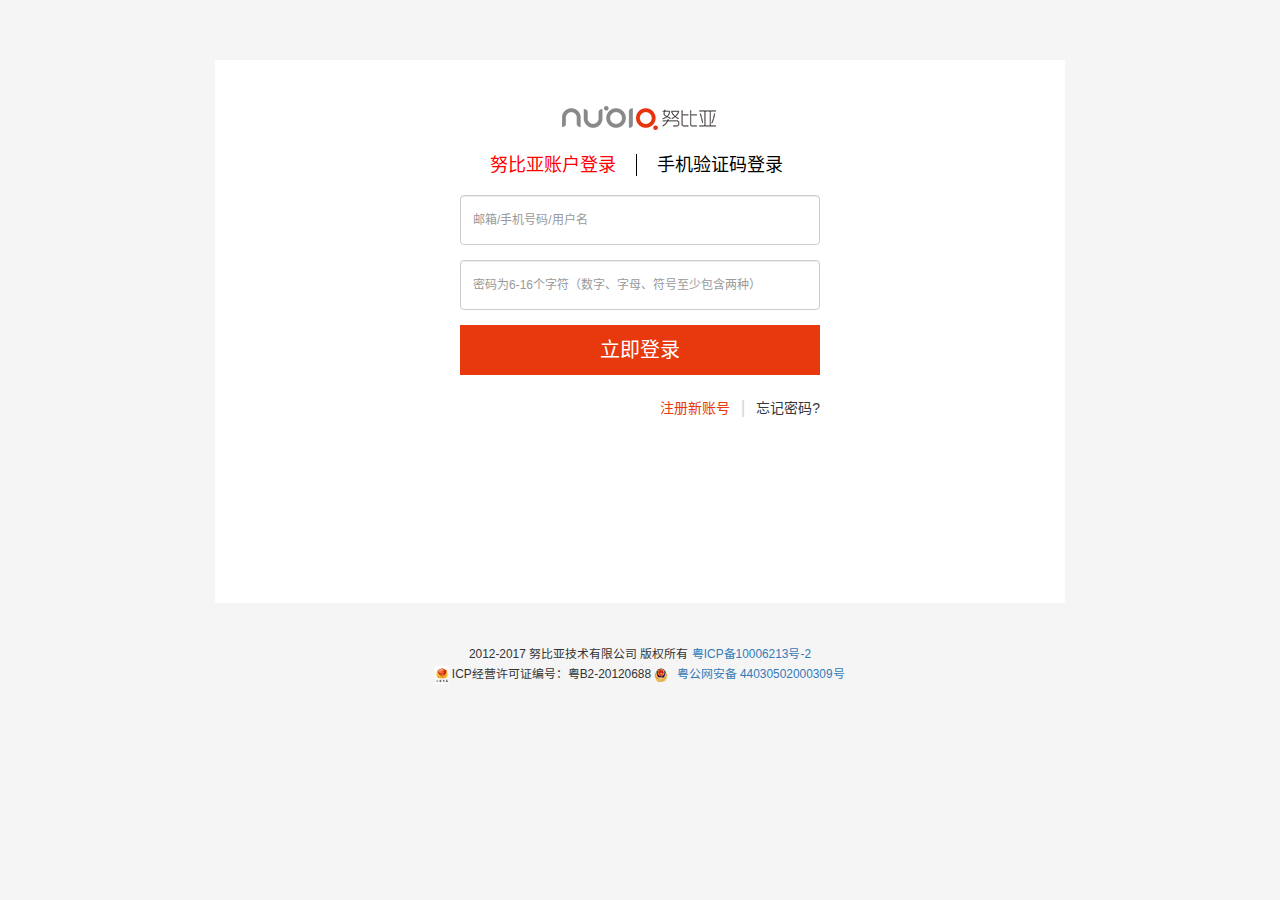
<file: NubiaMall/loading.html>
<!DOCTYPE html>
<html lang="zh-CN">
  <head>
    <meta charset="utf-8">
    <meta http-equiv="X-UA-Compatible" content="IE=edge">
    <meta name="viewport" content="width=device-width, initial-scale=1">
    <!-- 上述3个meta标签*必须*放在最前面，任何其他内容都*必须*跟随其后！ -->
    <title>用户登录——努比亚官方网站</title>
    <link rel="shortcut icon" href="./public/img/favicon.ico" />

    <!-- Bootstrap -->
    <link href="./public/css/bootstrap.min.css" rel="stylesheet">

    <link  href="./public/fonts/font-awesome-4.7.0/font-awesome.min.css">
    
    <!-- jQuery (necessary for Bootstrap's JavaScript plugins) -->
    <script src="./public/js/jquery-1.12.4.min.js"></script>
    <!-- Include all compiled plugins (below), or include individual files as needed -->
    <script src="./public/js/bootstrap.min.js"></script>
    <link rel="stylesheet" href="./public/css/index.css">
    <link rel="stylesheet" href="./public/css/shopping.css">
    <link rel="stylesheet" href="./public/css/goods.css">
    <link rel="stylesheet" href="./public/css/loading.css">
  </head>
  <body>
	<!-- 登录界面 -->
    <div class="container load-div">
    	<div class="row">

			<!-- 登录类型 -->
    		<div class="logo"></div>
    		<div class="load">
				<ul class="loadType">
				    <li class="">努比亚账户登录</li>        
				    <li style="" class="tab-2">手机验证码登录</li>    
				</ul>
    		</div>
			
			<!-- 登录框 -->
    		<form role="form">
    		  <div class="form-group">
    		    <input type="username" class="form-control user" id="exampleInputEmail1" placeholder="邮箱/手机号码/用户名"><span></span>
    		  </div>
    		  <div class="form-group">
    		    <input type="password" class="form-control pswd" id="exampleInputPassword1" placeholder="密码为6-16个字符（数字、字母、符号至少包含两种）"><span></span>
    		  </div>
    		  <button type="submit" class="btn btn-danger loadnow">立即登录</button>
    		</form>

			
    		<div class="register-now">
    			<a id="newuser" href="" >注册新账号</a>
    			<span>|</span>
    			<a id="forgot"  href="">忘记密码?</a>
    		</div>
			<!-- /*登录输入框*/ -->


<!-- 			<div class="otherload-type">
				<span>其他方式登录：</span>
				<label class="login-rem" style="float:left"></label>
			</div> -->






			<!--  -->
    	</div>
    </div>






<!-- 页尾 -->
    	<div class="container footer">

    	        <div class="">
    	            <small> 2012-2017 努比亚技术有限公司 版权所有 <a href="">粤ICP备10006213号-2</a>
    	                <br>
    	                <a href="">
    	                    <img id="gongshang1" src="./public/img/57fc5f6def76275.jpg">
    	                </a>ICP经营许可证编号：粤B2-20120688
    	                <a href="">
    	                    <img id="gongshang2" src="./public/img/57c5599015f1558.png" >
    	                    <span>粤公网安备 44030502000309号</span>
    	                </a>
    	            </small><br>
    	        </div>
    	       	</div>
    	<!-- 页尾结束 --> 

    <script type="text/javascript" src="./public/js/index.js"></script>
  
  </body>
</html>
</file>
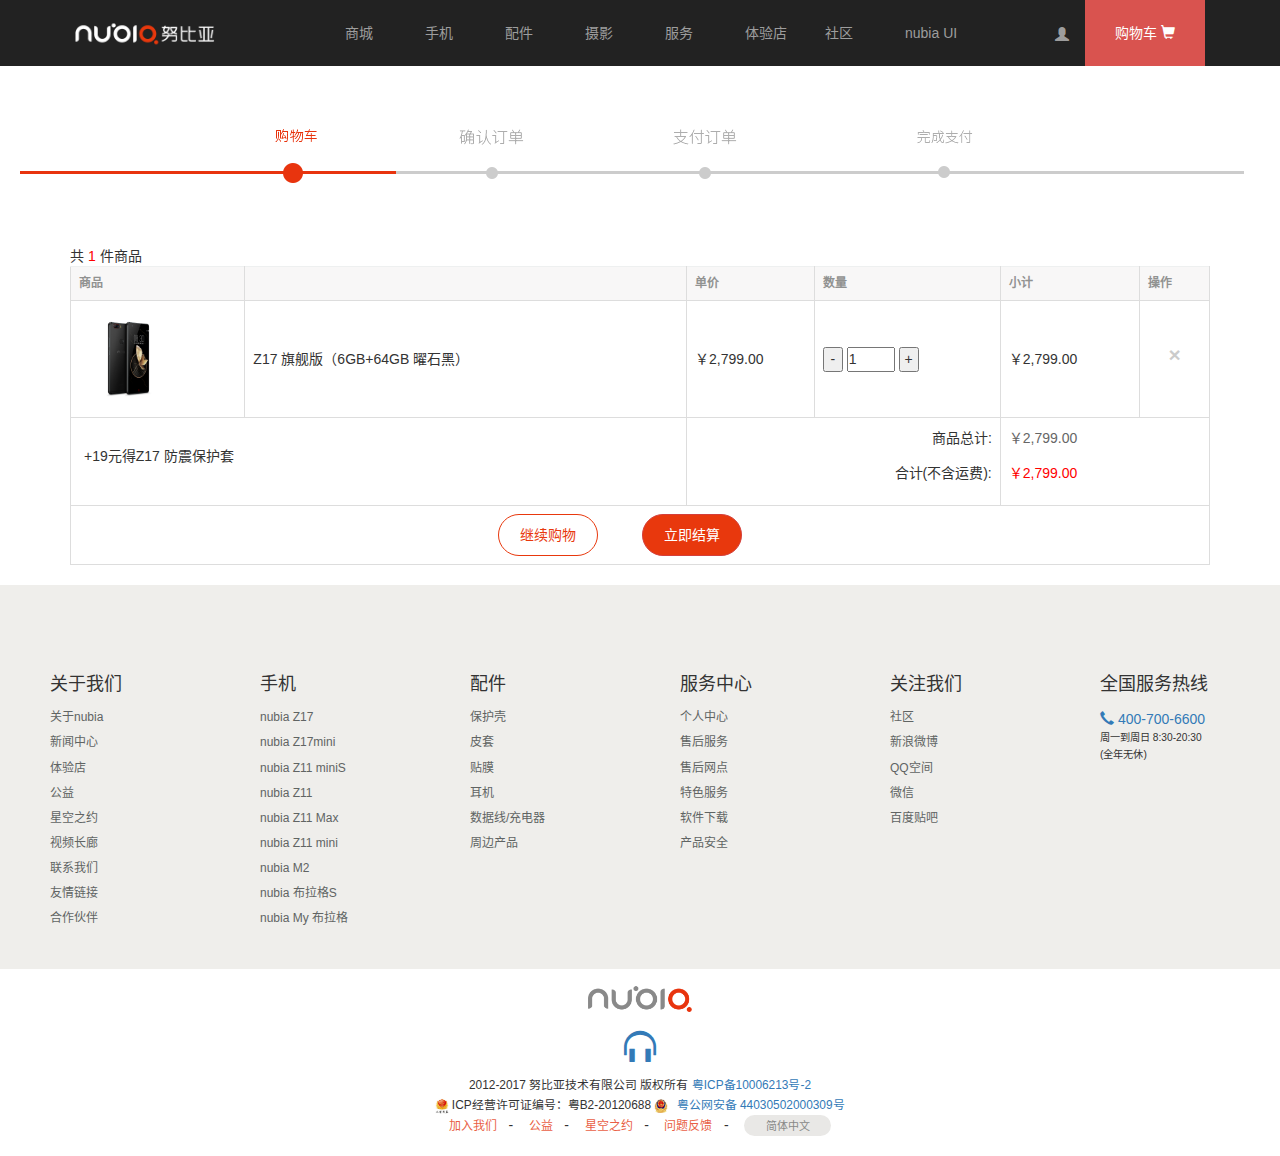
<file: NubiaMall/shopping-car.html>
<!DOCTYPE html>
<html lang="zh-CN">
  <head>
    <meta charset="utf-8">
    <meta http-equiv="X-UA-Compatible" content="IE=edge">
    <meta name="viewport" content="width=device-width, initial-scale=1">
    <!-- 上述3个meta标签*必须*放在最前面，任何其他内容都*必须*跟随其后！ -->
    <title>查看购物车——努比亚nubia智能手机官网</title>
    <link rel="shortcut icon" href="./public/img/favicon.ico" />

    <!-- Bootstrap -->
    <link href="./public/css/bootstrap.min.css" rel="stylesheet">

    <link  href="./public/fonts/font-awesome-4.7.0/font-awesome.min.css">
    
    <!-- jQuery (necessary for Bootstrap's JavaScript plugins) -->
    <script src="./public/js/jquery-1.12.4.min.js"></script>
    <!-- Include all compiled plugins (below), or include individual files as needed -->
    <script src="./public/js/bootstrap.min.js"></script>
    <link rel="stylesheet" href="./public/css/index.css">
    <link rel="stylesheet" href="./public/css/shopping.css">
    <link rel="stylesheet" href="./public/css/shopping-car.css">
  </head>
  <body style='overflow:-Scroll;overflow-x:hidden' >
    	<!-- 导航 -->
    	<nav class="navbar navbar-inverse navbar-static-top daohang" role="navigation ">
    	  <div class="navbar-header">
    	    <a class="navbar-brand" href="index.html">
				<img id="logo" alt="nubia"  src="./public/img/logo.png" height="50px">
    	    </a>
    	  </div>

      		<div class="collapse navbar-collapse" id="bs-example-navbar-collapse-1">
		    	  <ul class="nav navbar-nav list1" >
		    	    <li><a href="#">商城</a></li>
		    	    <li><a href="#">手机</a></li>
		    	    <li><a href="#">配件</a></li>
		    	    <li><a href="#">摄影</a></li>
		    	    <li><a href="#">服务</a></li>
		    	    <li><a href="#">体验店</a></li>
		    	    <li><a href="#">社区</a></li>
		    	    <li id="UI"><a  href="#">nubia UI</a></li>
		    	    <li><a href="#" class="glyphicon glyphicon-user load"></a></li>
		    	  </ul>
		    	  <button type="button" class="btn btn-danger shopping .visible-md">购物车 <i class="glyphicon glyphicon-shopping-cart"></i></button>
    	    </div>

    	    <!-- 手机下拉菜单 -->
    	    <div class="container Allist">
    	    	<div class="row hide-list list0">
	    	        <a class="left" href="#carousel-example-generic" data-slide="prev">
	    			    <span class="btnc1 cleft1">&lt;</span>
	    	        </a>
	    	        <a class="right" href="#carousel-example-generic" data-slide="next">
	    	            <span class="btnc1 cright1">&gt;</span>
	    	        </a>
    	    		<ul class="list-a">
    	    		    <li class="list-li"><a href=""><img src="public/img/150112378262.png"  class="nav-img">
    	    		    <span>Z17 旗舰版</span></a></li>

    	    		    <li class="list-li"><a href=""><img src="public/img/150407581875.png"  class="nav-img">
    	    		    <span>Z17 畅享版</span></a></li>

    	    		    <li class="list-li"><a href=""><img src="public/img/149750591120.png"  class="nav-img">
    	    		    <span>Z17mini</span></a></li>

    	    		    <li class="list-li"><a href=""><img src="public/img/149622411546.png"  class="nav-img">
    	    		    <span>Z11</span></a></li>

    	    		    <li class="list-li"><a href=""><img src="public/img/149622421740.png"  class="nav-img">
    	    		    <span>M2</span></a></li>

    	    		    <li class="list-li"><a href=""><img src="public/img/15014923554.png"  class="nav-img">
    	    		    <span>M2 畅玩版</span></a></li>
    	    		</ul>
    	    	</div>

    	    	<!-- 配件下拉 -->
    	    	<div class="row hide-list list-p">
	    	        <a class="left" href="#carousel-example-generic" data-slide="prev">
	    			    <span class="btnc1 cleft1">&lt;</span>
	    	        </a>
	    	        <a class="right" href="#carousel-example-generic" data-slide="next">
	    	            <span class="btnc1 cright1">&gt;</span>
	    	        </a>
    	    		<ul class="list-a">
    	    		    <li class="list-li"><a class="glyphicon glyphicon-phone" href=""></a>
    	    		    <span>保护壳</span></li>

    	    		    <li class="list-li"><a class="glyphicon glyphicon-phone" href=""></a>
    	    		    <span>皮套</span></li>

    	    		    <li class="list-li"><a class="glyphicon glyphicon-phone" href=""></a>
    	    		    <span>贴膜</span></li>

    	    		    <li class="list-li"><a class="glyphicon glyphicon-headphones" href=""></a>
    	    		    <span>耳机</span></li>

    	    		    <li class="list-li"><a class="glyphicon glyphicon-phone" href=""></a>
    	    		    <span>数据线/充电器</span></li>

    	    		    <li class="list-li"><a class="glyphicon glyphicon-phone" href=""></a>
    	    		    <span>周边产品</span></li>
    	    		</ul>
    	    	</div>

    	    	<!-- 摄影下拉 -->
    	    	<div class="row hide-list list-s">
    	    		<ul class="list-a">
	    	    		<li class="list-li"><a href=""><img src="public/img/NeoVision-logo.png"  class="nav-img">
	    	    		<span>努比亚摄影引擎</span></a></li>

    	    		    <li class="list-li"><a class="glyphicon glyphicon-camera" href=""></a>
    	    		    <span>摄影长廊</span></li>

    	    		    <li class="list-li"><a class="glyphicon glyphicon-facetime-video" href=""></a>
    	    		    <span>延时摄影</span></li>

    	    		    <li class="list-li"><a class="glyphicon glyphicon-heart-empty" href=""></a>
    	    		    <span>星空之约</span></li>
    	    		    <li class="list-li"><span></span></li>
    	    		    <li class="list-li"><span></span></li>

    	    		</ul>
    	    	</div>

    	    	<!-- nubia UI下拉 -->
    	    	<div class="row hide-list list-n">
    	    		<ul class="list-a">
	    	    		<li class="list-li"><a href=""><img src="public/img/nubiaui-logo.png"  class="nav-img">
	    	    		<span>nubia UI 5.0</span></a></li>

    	    		    <li class="list-li"><a class="glyphicon glyphicon-download" href=""></a>
    	    		    <span>ROM下载</span></li>

    	    		    <li class="list-li"><a class="glyphicon glyphicon-comment" href=""></a>
    	    		    <span>UI社区</span></li>

    	    		    <li class="list-li"><a class="glyphicon glyphicon-cloud-download" href=""></a>
    	    		    <span>云服务</span></li>

    	    		    <li class="list-li"><a class="glyphicon glyphicon-wrench" href=""></a>
    	    		    <span>应用</span></li>
    	    		    <li class="list-li"><span></span></li>
    	    		    <li class="list-li"><span></span></li>

    	    		</ul>
    	    	</div>
    	    </div>
    	</nav>
    	<!-- 导航结束 -->

        <!-- 订单进度条 -->
        <div class="container-fulid jindu">
            <div class="row">
                <div class="col-md-12 col-sm-12 bg-cart">
                    
                </div>
            </div>
        </div>
        <!-- 订单进度条结束 -->

        <div class="container shopping-car">
                <div class="cart-con">
                    <div class="cart-h1">共&nbsp;<span style="color:red">1</span>&nbsp;件商品</div>
                        <table class="table table-hover table-bordered ">
                                <tr class="title-row">
                                    <th width="15%">商品</th>
                                    <th width="38%"></th>
                                    <th width="11%">单价</th>
                                    <th width="16%">数量</th>
                                    <th width="12%">小计</th>
                                    <th width="6%">操作</th>
                                </tr>

                                <tr class="goods-list-row">
                                    <td><img src="./public/img/149725499137.jpg" width="100px"></td>
                                    <td class="productname">Z17 旗舰版（6GB+64GB 曜石黑）</td>
                                    <td>￥2,799.00</td>
                                    <td>
                                        <div class="btn-cnts">
                                            <button class="btn-a">-</button>
                                                <input type="text" id="goods-cnt" class="num cart-cnt" value="1" title="请输入购买量">
                                            <button class="btn-a">+</button>
                                        </div>
                                    </td>
                                    <td class="sum" style="line-height:1.8">￥2,799.00                                                                   </td>
                                    <td><p class="cart-close close"  title="删除">×</p></td>
                                </tr>

                                <tr>
                                    <td colspan="2">
                                        <p style="padding:5px"><span>+19元得Z17 防震保护套</span></p>
                                    </td>
                                    <td colspan="2" style="text-align:right;line-height:1.8">
                                        <p>商品总计:</p>
                                        <p>合计(不含运费):</p>
                                    </td>
                                    <td colspan="2" class="sum" style="line-height:1.8">
                                        <p style="color:#666">￥2,799.00</p>
                                        <p style="color:red">￥2,799.00</p>
                                    </td>
                                </tr>

                                <tr style="text-align: center"  class="jiesuan">
                                    <td colspan="6">
                                        <button class="btn-b btn-b-1 btn ">继续购物</button>
                                        <button class="btn-b btn-b-2 btn btn-danger">立即结算</button>
                                    </td>
                                </tr>

                          </table>
                </div>

        </div>


        <div class="empty">
            <img src="./public/img/shopping.png" width="100%" alt="">
        </div>





    	<!-- 关于我们 等信息链接 -->
	    <div class="container-fulid msggroup">
            <div class="row">
                <div class="col-md-2 col-sm-6 col-xs-6 msg">
                	<h4 class="h4">关于我们</h4>
	                    <ul>
	                        <li><a href="">关于nubia</a></li>
	                        <li><a href="">新闻中心</a></li>
	                        <li><a href="">体验店</a></li>
	                        <li><a href="">公益</a></li>
	                        <li><a href="">星空之约</a></li>
	                        <li><a href="">视频长廊</a></li>
	                        <li><a href="">联系我们</a></li>
	                        <li><a href="">友情链接</a></li>
	                        <li><a href="">合作伙伴</a></li>
	                    </ul>
            	</div>
                <div class="col-md-2 col-sm-6 col-xs-6 msg">
                	<h4 class="h4">手机</h4>
	                    <ul>
	                        <li><a href="">nubia Z17</a></li>
	                        <li><a href="">nubia Z17mini</a></li>
	                        <li><a href="">nubia Z11 miniS</a></li>
	                        <li><a href="">nubia Z11</a></li>
	                        <li><a href="">nubia Z11 Max</a></li>
	                        <li><a href="">nubia Z11 mini</a></li>
	                        <li><a href="">nubia M2</a></li>
	                        <li><a href="">nubia 布拉格S</a></li>
	                        <li><a href="">nubia My 布拉格</a></li>
	                    </ul>
            	</div>
                <div class="col-md-2 col-sm-6 col-xs-6 msg">
                	<h4 class="h4">配件</h4>
	                    <ul>
	                        <li><a href="">保护壳</a></li>
	                        <li><a href="">皮套</a></li>
	                        <li><a href="">贴膜</a></li>
	                        <li><a href="">耳机</a></li>
	                        <li><a href="">数据线/充电器</a></li>
	                        <li><a href="">周边产品</a></li>
	                    </ul>
            	</div>
                <div class="col-md-2 col-sm-6 col-xs-6 msg">
                	<h4 class="h4">服务中心</h4>
	                    <ul>
	                        <li><a href="">个人中心</a></li>
	                        <li><a href="">售后服务</a></li>
	                        <li><a href="">售后网点</a></li>
	                        <li><a href="">特色服务</a></li>
	                        <li><a href="">软件下载</a></li>
	                        <li><a href="">产品安全</a></li>
	                    </ul>
            	</div>
                <div class="col-md-2 col-sm-6 col-xs-6 msg">
                	<h4 class="h4">关注我们</h4>
	                    <ul>
	                        <li><a href="">社区</a></li>
	                        <li><a href="">新浪微博</a></li>
	                        <li><a href="">QQ空间</a></li>
	                        <li><a href="">微信</a></li>
	                        <li><a href="">百度贴吧</a></li>
	                    </ul>
            	</div>
            	<div class="col-md-2 col-sm-6 col-xs-6 msg">
            	    <h4 class="h4">全国服务热线</h4>
            	    <ul>
            	    <a href=""><i class="glyphicon glyphicon-earphone"> </i> 400-700-6600</a>
            	    <li> <small>周一到周日 8:30-20:30<br> (全年无休)</small></li>                                                      </li>
            	    </ul>
            	</div>
            </div>
	    </div>
    	<!-- 关于我们 等信息链接结束 -->

    	<!-- 页尾 -->
    	<div class="container footer">
    	        <a href=""><img src="./public/img/nubia-logo-x2.png" width="105"></a>
    	        <div style="font-size: 32px;">
    	            <a href="" ><span class=""></span></a>
    	            <a href="" ><span class="glyphicon glyphicon-headphones"></span></a>
    	            <a href="" ><span></span></a>
    	        </div>
    	        <div class="">
    	            <small> 2012-2017 努比亚技术有限公司 版权所有 <a href="">粤ICP备10006213号-2</a>
    	                <br>
    	                <a href="">
    	                    <img id="gongshang1" src="./public/img/57fc5f6def76275.jpg">
    	                </a>ICP经营许可证编号：粤B2-20120688
    	                <a href="">
    	                    <img id="gongshang2" src="./public/img/57c5599015f1558.png" >
    	                    <span>粤公网安备 44030502000309号</span>
    	                </a>
    	            </small><br>
    	        </div>
    	        <div class="join">
	    	        <a >加入我们</a>&nbsp;&nbsp;&nbsp;-&nbsp;&nbsp;&nbsp;
	    	        <a >公益</a>&nbsp;&nbsp;&nbsp;-&nbsp;&nbsp;&nbsp;
	    	        <a >星空之约</a>&nbsp;&nbsp;&nbsp;-&nbsp;&nbsp;&nbsp;
	    	        <a >问题反馈</a>&nbsp;&nbsp;&nbsp;-&nbsp;&nbsp;&nbsp;
	    	        <button class="btn btn-default btn-sm btn1" data-toggle="modal" data-target="#CountryModal" id="selectCountry" style="margin-top:0px">
	    	            <span>简体中文</span>
	    	        </button>
	    	        
    	    	</div>

    	    	<!-- Modal -->
    	    	<div class="modal fade" id="CountryModal" tabindex="-1" role="dialog" aria-labelledby="myModalLabel" aria-hidden="true">
    	    	  <div class="modal-dialog">
    	    	    <div class="modal-content">
    	    	      <div class="modal-header">
    	    	        <button type="button" class="close" data-dismiss="modal" aria-hidden="true">&times;</button>
    	    	        <h4 class="modal-title" id="myModalLabel">请选择您的地区</h4>
    	    	      </div>
    	    	      <div class="modal-body">
    	    	        <div class="row">
    	    	        	<div class="col-sm-12 pvs">
    	    	        	        <div class="nav-header">Asia</div>
    	    	        	            <ul class="nav nav-pills nav-stacked col-sm-3">
    	    	        	                <li><a href=""><span></span>简体中文</a></li>
    	    	        	            </ul>
										<ul class="nav nav-pills nav-stacked col-sm-3">
    	    	        	                <li><a href="http://www.nubia.com/bd/"><span class="flag mrs flag-bd"></span>Bangladesh</a></li>
    	    	        	            </ul>
    	    	        	            <ul class="nav nav-pills nav-stacked col-sm-3">
    	    	        	                <li><a href=""><span></span>India</a></li>
    	    	        	            </ul>
    	    	        	            <ul class="nav nav-pills nav-stacked col-sm-3">
    	    	        	                <li><a href="h"><span></span>Indonesia</a></li>
    	    	        	            </ul>
    	    	        	            <ul class="nav nav-pills nav-stacked col-sm-3">
    	    	        	                <li><a href=""><span></span>Indonesia(en)</a></li>
    	    	        	            </ul>
    	    	        	            <ul class="nav nav-pills nav-stacked col-sm-3">
    	    	        	                <li><a href=""><span></span>Malaysia</a></li>
    	    	        	            </ul>
    	    	        	            <ul class="nav nav-pills nav-stacked col-sm-3">
    	    	        	                <li><a href=""><span></span>Philippines</a></li>
    	    	        	            </ul>
    	    	        	            <ul class="nav nav-pills nav-stacked col-sm-3">
    	    	        	                <li><a href=""><span></span>Singapore</a></li>
    	    	        	            </ul>
    	    	        	            <ul class="nav nav-pills nav-stacked col-sm-3">
    	    	        	                <li><a href=""><span class="flag mrs flag-th"></span>ไทย</a></li>
    	    	        	            </ul>
    	    	        	            <ul class="nav nav-pills nav-stacked col-sm-3">
    	    	        	                <li><a href=""><span class="flag mrs flag-vn"></span>Việt Nam</a></li>
    	    	        	            </ul>
    	    	        	</div>
    	    	        </div>
    	    	      </div>
    	    	    </div><!-- /.modal-content -->
    	    	  </div><!-- /.modal-dialog -->
    	    	</div><!-- /.modal -->
    	
    	<!-- 页尾结束 -->

    <script type="text/javascript" src="./public/js/index.js"></script>
  
  </body>
</html>
</file>
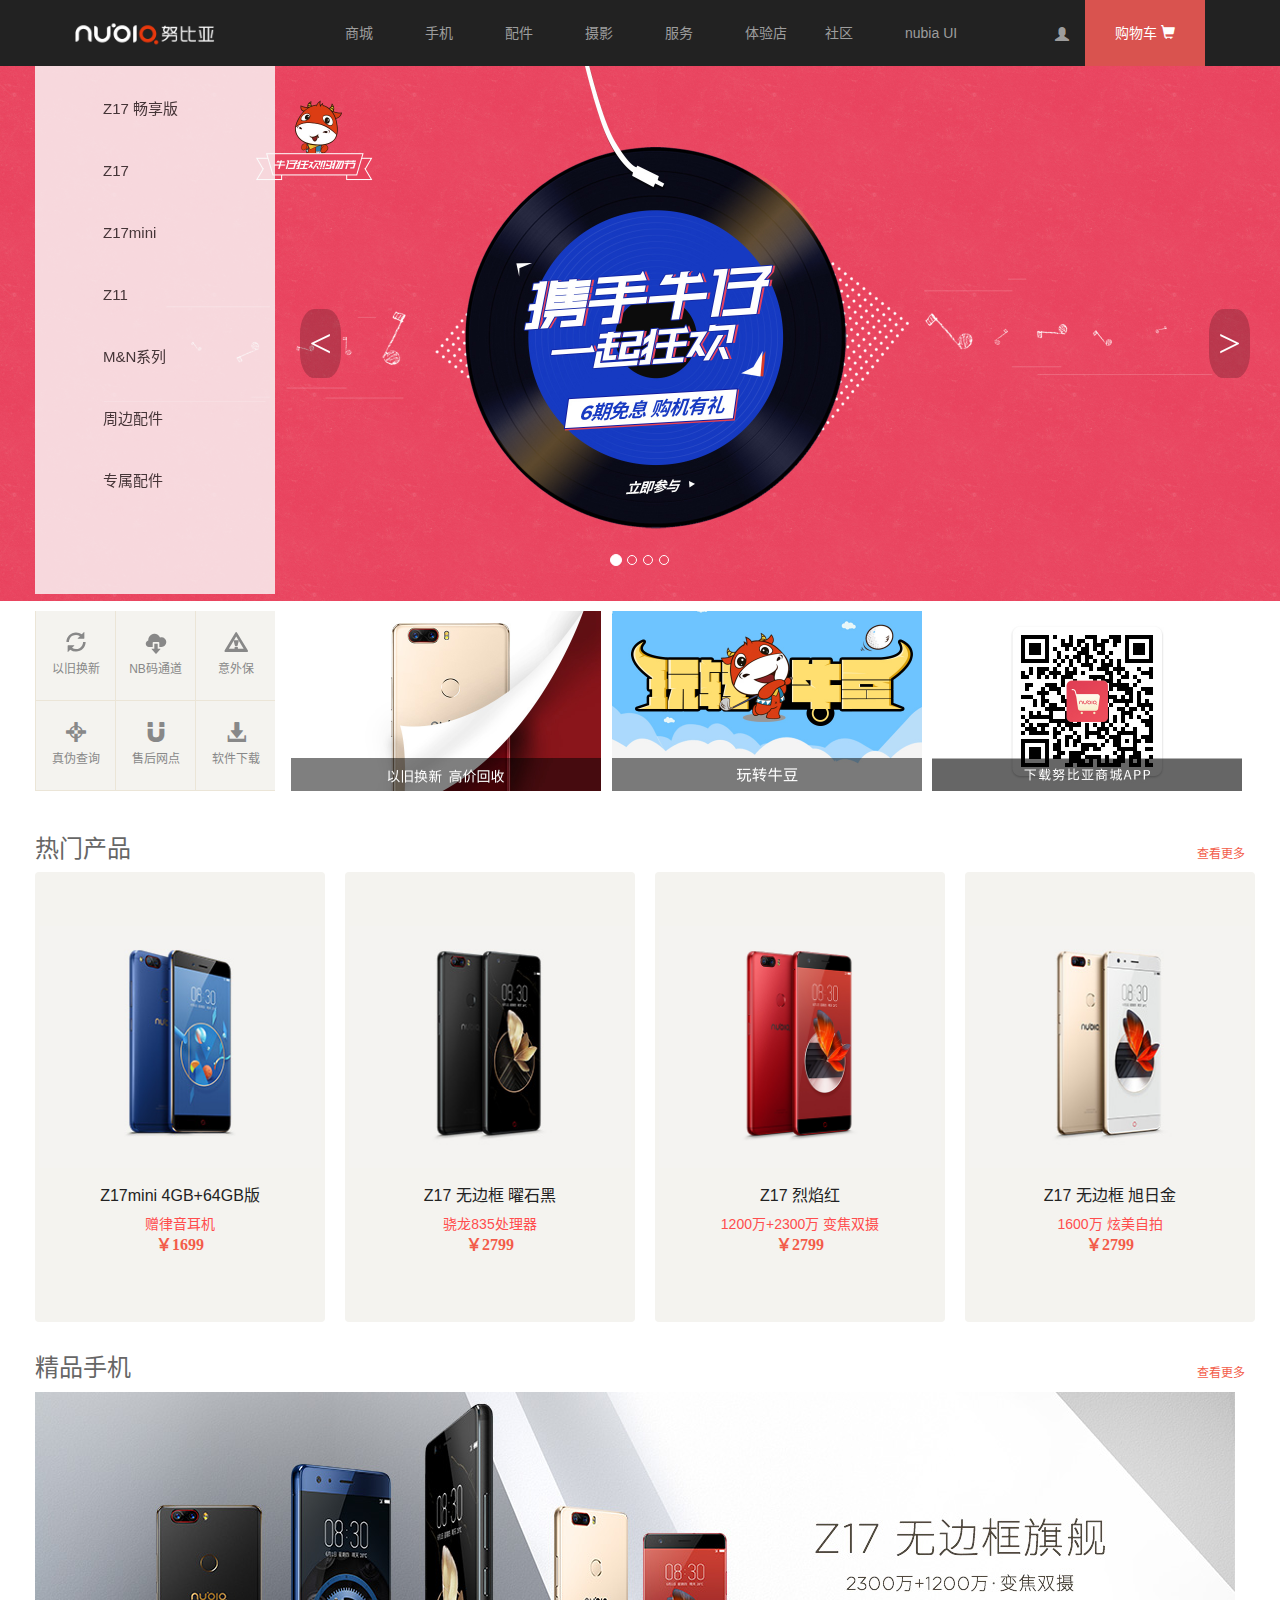
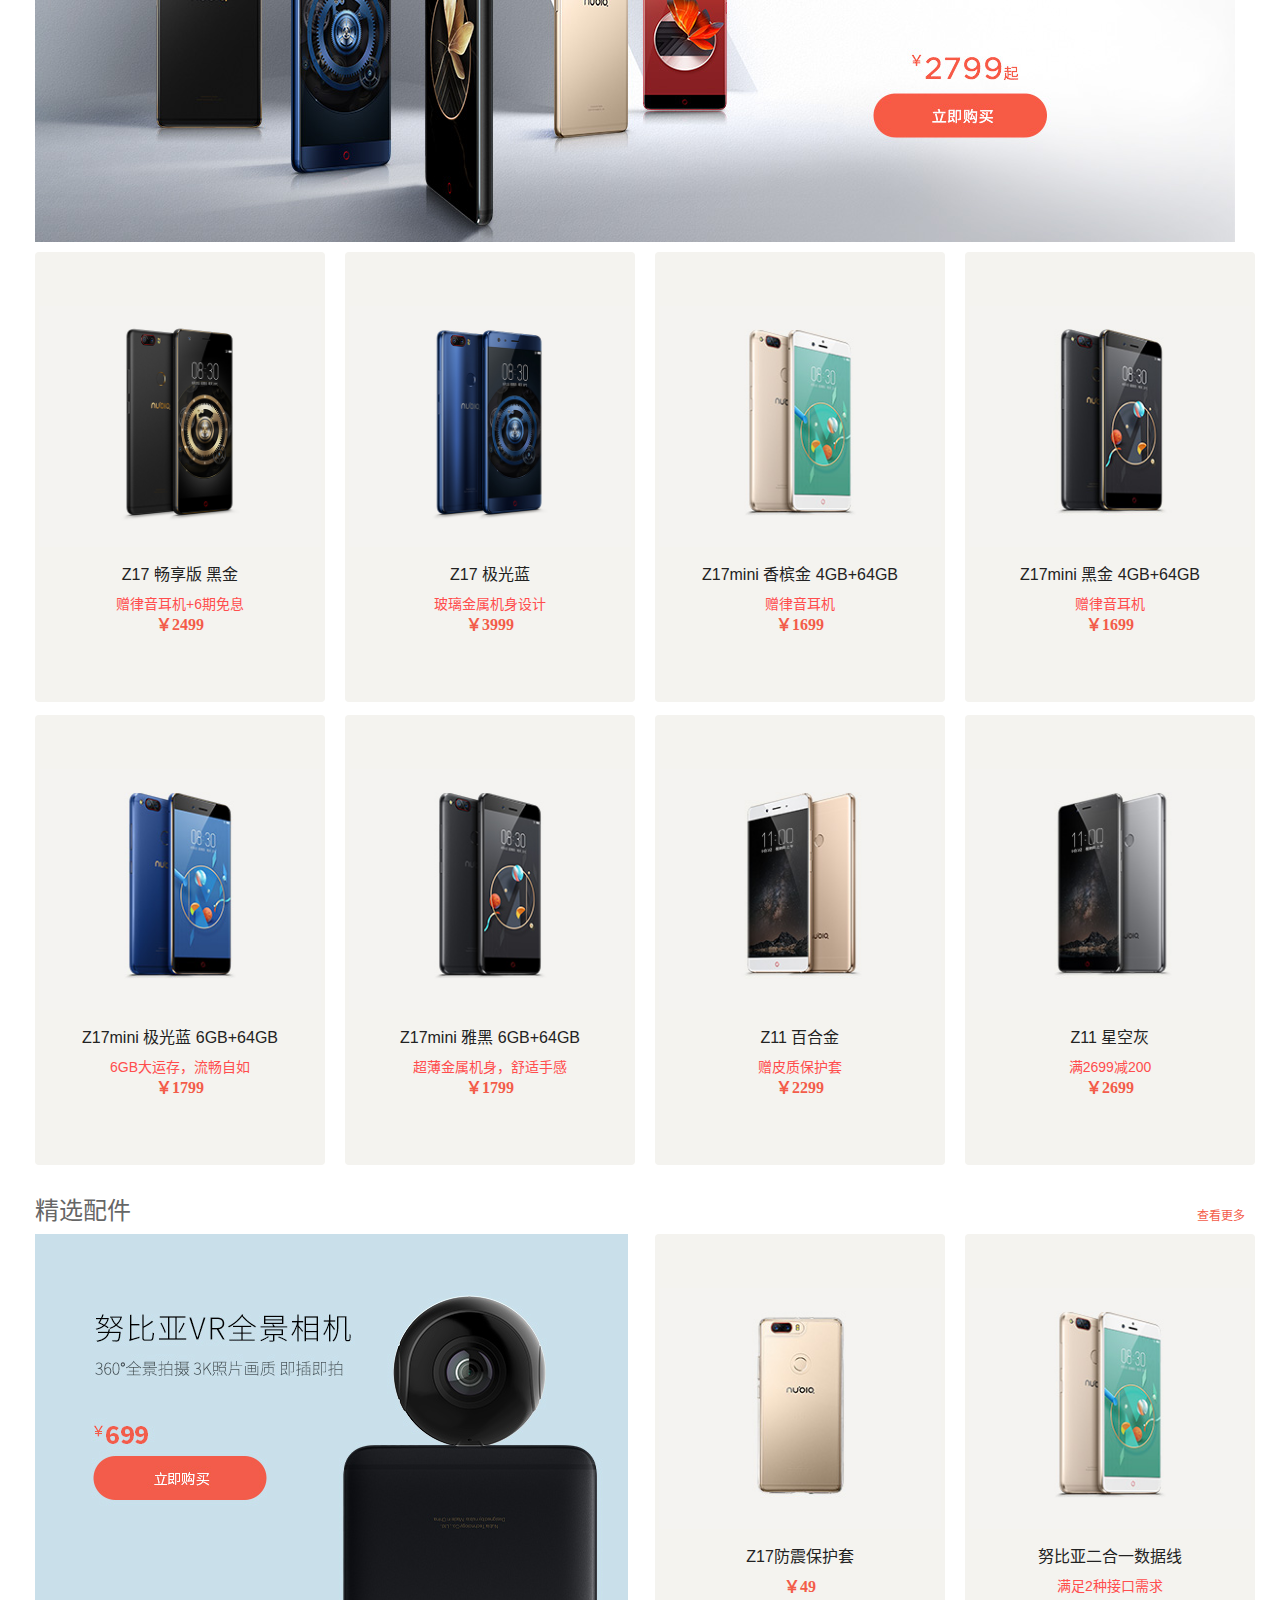
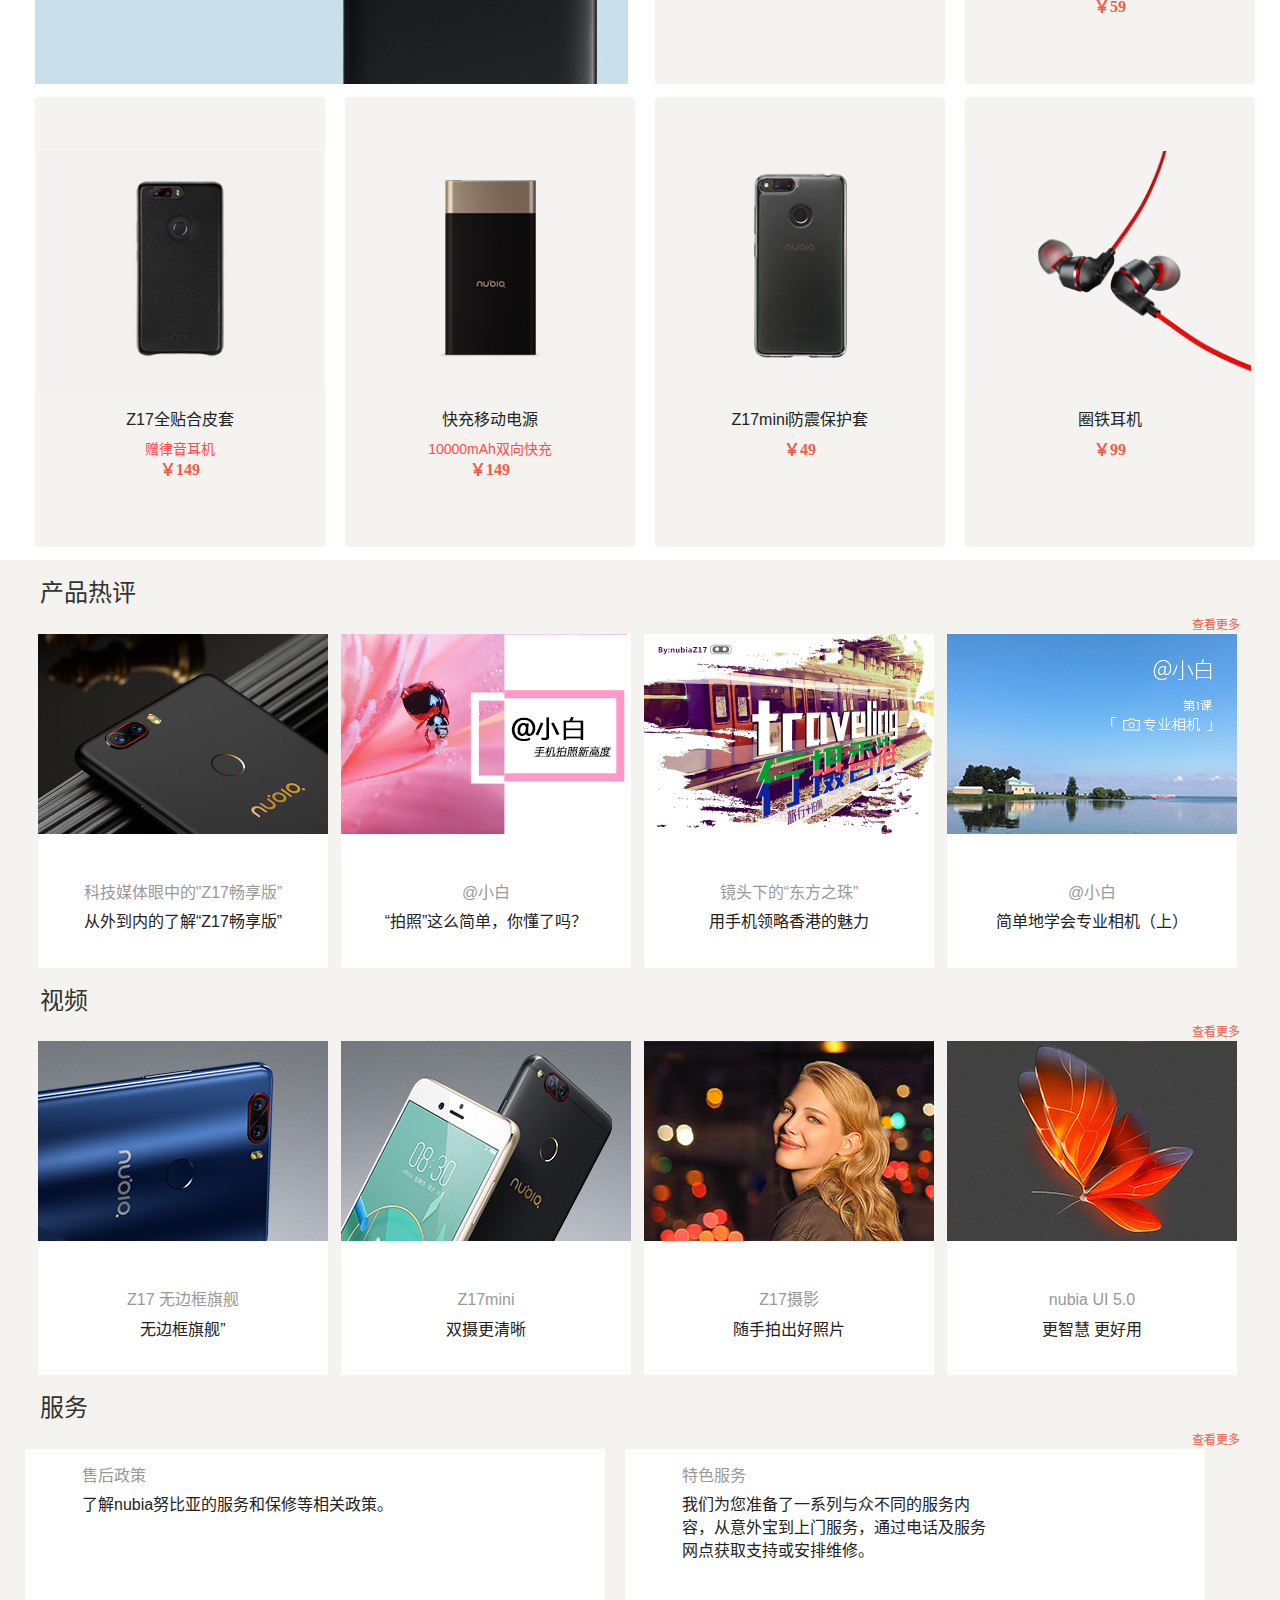
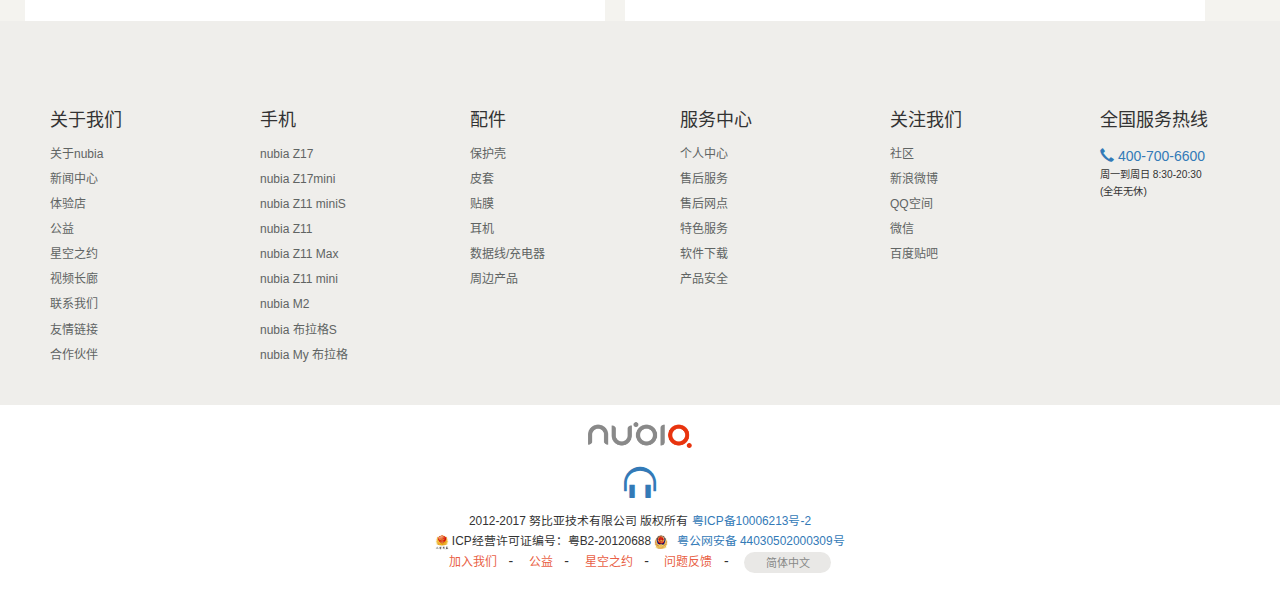
<file: NubiaMall/shopping.html>
<!DOCTYPE html>
<html lang="zh-CN">
  <head>
    <meta charset="utf-8">
    <meta http-equiv="X-UA-Compatible" content="IE=edge">
    <meta name="viewport" content="width=device-width, initial-scale=1">
    <!-- 上述3个meta标签*必须*放在最前面，任何其他内容都*必须*跟随其后！ -->
    <title>【努比亚手机官网】Z17 - 2300万+1200万变焦双摄 - 随手拍出好照片</title>
    <link rel="shortcut icon" href="./public/img/favicon.ico" />

    <!-- Bootstrap -->
    <link href="./public/css/bootstrap.min.css" rel="stylesheet">

    <link  href="./public/fonts/font-awesome-4.7.0/font-awesome.min.css">
    
    <!-- jQuery (necessary for Bootstrap's JavaScript plugins) -->
    <script src="./public/js/jquery-1.12.4.min.js"></script>
    <!-- Include all compiled plugins (below), or include individual files as needed -->
    <script src="./public/js/bootstrap.min.js"></script>
    <link rel="stylesheet" href="./public/css/index.css">
    <link rel="stylesheet" href="./public/css/shopping.css">
    <link rel="stylesheet" href="./public/css/mobile.css">

  </head>
  <body style='overflow:-Scroll;overflow-x:hidden' >
        <!-- 手机端导航 -->
        <nav class="navbar navbar-static-top navbar-inverse mobile" role="navigation">
          <!-- Brand and toggle get grouped for better mobile display -->
          <div class="navbar-header">
            <button type="button" class="navbar-toggle" data-toggle="collapse" data-target="#bs-example-navbar-collapse-1">
              <span class="sr-only">Toggle navigation</span>
              <span class="icon-bar"></span>
              <span class="icon-bar"></span>
              <span class="icon-bar"></span>
            </button>
            <img alt="Brand"  align="center" src="./public/img/logo.png" width="50%">
          </div>

          <!-- Collect the nav links, forms, and other content for toggling -->
          <div class="collapse navbar-collapse" id="bs-example-navbar-collapse-1">
            <ul class="nav navbar-nav">
              <li class="active"><a href="#">商城</a></li>
              <li><a href="#">手机</a></li>
              <li class="dropdown">
                <a href="#" class="dropdown-toggle" data-toggle="dropdown">个人中心 <b class="caret"></b></a>
                <ul class="dropdown-menu">
                  <li><a href="#">已完成订单</a></li>
                  <li><a href="#">待付款</a></li>
                  <li><a href="#">购物车</a></li>
                  <li class="divider"></li>
                  <li><a href="#">待评价</a></li>
                  <li class="divider"></li>
                  <li><a href="#">申请售后</a></li>
                </ul>
              </li>
            </ul>
            <ul class="nav navbar-nav navbar-left">
              <li><a href="#">登录</a></li>
              <li><a data-toggle="modal" data-target="#myModal" href="#">注册</a></li>
            </ul>
          </div><!-- /.navbar-collapse -->
        </nav>
    	<!-- 导航 -->
    	<nav class="navbar navbar-inverse navbar-static-top daohang PC" role="navigation ">
    	  <div class="navbar-header">
    	    <a class="navbar-brand" href="index.html">
				<img id="logo" alt="nubia"  src="./public/img/logo.png" height="50px">
    	    </a>
    	  </div>

      		<div class="collapse navbar-collapse" id="bs-example-navbar-collapse-1">
		    	  <ul class="nav navbar-nav list1" >
		    	    <li><a href="#">商城</a></li>
		    	    <li><a href="#">手机</a></li>
		    	    <li><a href="#">配件</a></li>
		    	    <li><a href="#">摄影</a></li>
		    	    <li><a href="#">服务</a></li>
		    	    <li><a href="#">体验店</a></li>
		    	    <li><a href="#">社区</a></li>
		    	    <li id="UI"><a  href="#">nubia UI</a></li>
		    	    <li><a href=".\loading.html" class="glyphicon glyphicon-user load"></a></li>
		    	  </ul>
		    	  <button type="button" class="btn btn-danger shopping .visible-md">购物车 <i class="glyphicon glyphicon-shopping-cart"></i></button>
    	    </div>

    	    <!-- 手机下拉菜单 -->
    	    <div class="container Allist">
    	    	<div class="row hide-list list0">
	    	        <a class="left" href="#carousel-example-generic" data-slide="prev">
	    			    <span class="btnc1 cleft1">&lt;</span>
	    	        </a>
	    	        <a class="right" href="#carousel-example-generic" data-slide="next">
	    	            <span class="btnc1 cright1">&gt;</span>
	    	        </a>
    	    		<ul class="list-a">
    	    		    <li class="list-li"><a href=""><img src="public/img/150112378262.png"  class="nav-img">
    	    		    <span>Z17 旗舰版</span></a></li>

    	    		    <li class="list-li"><a href=""><img src="public/img/150407581875.png"  class="nav-img">
    	    		    <span>Z17 畅享版</span></a></li>

    	    		    <li class="list-li"><a href=""><img src="public/img/149750591120.png"  class="nav-img">
    	    		    <span>Z17mini</span></a></li>

    	    		    <li class="list-li"><a href=""><img src="public/img/149622411546.png"  class="nav-img">
    	    		    <span>Z11</span></a></li>

    	    		    <li class="list-li"><a href=""><img src="public/img/149622421740.png"  class="nav-img">
    	    		    <span>M2</span></a></li>

    	    		    <li class="list-li"><a href=""><img src="public/img/15014923554.png"  class="nav-img">
    	    		    <span>M2 畅玩版</span></a></li>
    	    		</ul>
    	    	</div>

    	    	<!-- 配件下拉 -->
    	    	<div class="row hide-list list-p">
	    	        <a class="left" href="#carousel-example-generic" data-slide="prev">
	    			    <span class="btnc1 cleft1">&lt;</span>
	    	        </a>
	    	        <a class="right" href="#carousel-example-generic" data-slide="next">
	    	            <span class="btnc1 cright1">&gt;</span>
	    	        </a>
    	    		<ul class="list-a">
    	    		    <li class="list-li"><a class="glyphicon glyphicon-phone" href=""></a>
    	    		    <span>保护壳</span></li>

    	    		    <li class="list-li"><a class="glyphicon glyphicon-phone" href=""></a>
    	    		    <span>皮套</span></li>

    	    		    <li class="list-li"><a class="glyphicon glyphicon-phone" href=""></a>
    	    		    <span>贴膜</span></li>

    	    		    <li class="list-li"><a class="glyphicon glyphicon-headphones" href=""></a>
    	    		    <span>耳机</span></li>

    	    		    <li class="list-li"><a class="glyphicon glyphicon-phone" href=""></a>
    	    		    <span>数据线/充电器</span></li>

    	    		    <li class="list-li"><a class="glyphicon glyphicon-phone" href=""></a>
    	    		    <span>周边产品</span></li>
    	    		</ul>
    	    	</div>

    	    	<!-- 摄影下拉 -->
    	    	<div class="row hide-list list-s">
    	    		<ul class="list-a">
	    	    		<li class="list-li"><a href=""><img src="public/img/NeoVision-logo.png"  class="nav-img">
	    	    		<span>努比亚摄影引擎</span></a></li>

    	    		    <li class="list-li"><a class="glyphicon glyphicon-camera" href=""></a>
    	    		    <span>摄影长廊</span></li>

    	    		    <li class="list-li"><a class="glyphicon glyphicon-facetime-video" href=""></a>
    	    		    <span>延时摄影</span></li>

    	    		    <li class="list-li"><a class="glyphicon glyphicon-heart-empty" href=""></a>
    	    		    <span>星空之约</span></li>
    	    		    <li class="list-li"><span></span></li>
    	    		    <li class="list-li"><span></span></li>

    	    		</ul>
    	    	</div>

    	    	<!-- nubia UI下拉 -->
    	    	<div class="row hide-list list-n">
    	    		<ul class="list-a">
	    	    		<li class="list-li"><a href=""><img src="public/img/nubiaui-logo.png"  class="nav-img">
	    	    		<span>nubia UI 5.0</span></a></li>

    	    		    <li class="list-li"><a class="glyphicon glyphicon-download" href=""></a>
    	    		    <span>ROM下载</span></li>

    	    		    <li class="list-li"><a class="glyphicon glyphicon-comment" href=""></a>
    	    		    <span>UI社区</span></li>

    	    		    <li class="list-li"><a class="glyphicon glyphicon-cloud-download" href=""></a>
    	    		    <span>云服务</span></li>

    	    		    <li class="list-li"><a class="glyphicon glyphicon-wrench" href=""></a>
    	    		    <span>应用</span></li>
    	    		    <li class="list-li"><span></span></li>
    	    		    <li class="list-li"><span></span></li>

    	    		</ul>
    	    	</div>
    	    </div>
    	</nav>
    	<!-- 导航结束 -->
    	<!-- 轮播图 -->
 		<div id="carousel-example-generic" class="carousel slide lunbo" data-ride="carousel">
 		  <!-- Indicators -->
 		  <ol class="carousel-indicators">
     		    <li data-target="#carousel-example-generic" data-slide-to="0" class="active"></li>
     		    <li data-target="#carousel-example-generic" data-slide-to="1"></li>
     		    <li data-target="#carousel-example-generic" data-slide-to="2"></li>
     		    <li data-target="#carousel-example-generic" data-slide-to="3"></li>
 		  </ol>

 		  <!-- Wrapper for slides -->
 		    <div class="carousel-inner">
     		    <div class="item active">
     		         <img src="./public/img/1.jpg" alt="...">
     		    </div>
     		    <div class="item ">
     		         <img src="./public/img/2.jpg" alt="...">
     		    </div>
     		    <div class="item ">
     		         <img src="./public/img/4.jpg" alt="...">
     		    </div>
     		    <div class="item ">
     		         <img src="./public/img/5.jpg" alt="...">
 		        </div>
 		    </div>

            <!-- 左侧菜单 -->
            <div class="row floor">
                <ul>
                    <li class="leftlist" data-top="0">
                            <div class="seri-info" id="1"><h2 >Z17 畅享版</h2></div>
                    </li>

                    <li class="leftlist" data-top="0">
                            <div class="seri-info" id="2"><h2>Z17</h2></div>
                    </li>

                    <li class="leftlist" data-top="0">
                            <div class="seri-info" id="3"><h2>Z17mini</h2></div>
                    </li>

                    <li class="leftlist" data-top="0">
                            <div class="seri-info" id="4"><h2>Z11</h2></div>
                    </li>

                    <li class="leftlist" data-top="0">
                            <div class="seri-info" id="5"><h2>M&amp;N系列</h2></div>
                    </li>

                    <li class="leftlist" data-top="0">
                            <div class="seri-info" id="6"><h2>周边配件</h2></div>
                    </li>

                    <li class="leftlist" data-top="0">
                            <div class="seri-info" id="7"><h2>专属配件</h2></div>
                    </li>
                </ul>
            </div>
            <div class="Allmenu">
                <!-- Z17 畅享版 -->
                <div class="menu-hide" id="a1">
                    <div class="cl">
                        <div class="figure">
                            <img src="./public/img/150449186341.jpg">
                        </div>
                        <p>Z17畅享版 黑金</p>
                    </div>
                        
                </div>

                <!-- Z17 -->

                <div class="menu-hide" id="a2">
                    <div class="cl">
                        <div class="figure">
                            <img src="./public/img/59301bea0f7b573.jpeg">
                        </div>
                        <p>Z17 曜石黑</p>
                    </div>

                    <div class="cl">
                        <div class="figure">
                            <img src="./public/img/59301bea101a495.jpeg">
                        </div>
                        <p>Z17 旭日金</p>
                    </div>

                    <div class="cl">
                        <div class="figure">
                            <img src="./public/img/59301bea0fe007.jpeg">
                        </div>
                        <p>Z17 烈焰红</p>
                    </div>

                    <div class="cl">
                        <div class="figure">
                            <img src="./public/img/59301bea1505943.jpeg">
                        </div>
                        <p>Z17 极光蓝</p>
                    </div>

                    <div class="cl">
                        <div class="figure">
                            <img src="./public/img/59301bea0f2f794.jpeg">
                        </div>
                        <p>Z17 黑金</p>
                    </div>
                        
                </div>

                <!-- Z17mini -->
                <div class="menu-hide" id="a3">
                    <div class="cl">
                        <div class="figure">
                            <img src="./public/img/594226c6bc98370.jpg">
                        </div>
                        <p>Z17mini 雅黑</p>
                    </div>

                    <div class="cl">
                        <div class="figure">
                            <img src="./public/img/594226c6bca125.jpg">
                        </div>
                        <p>Z17mini 黑金</p>
                    </div>

                    <div class="cl">
                        <div class="figure">
                            <img src="./public/img/594226c6bc81975.jpg">
                        </div>
                        <p>Z17mini 香槟金</p>
                    </div>

                    <div class="cl">
                        <div class="figure">
                            <img src="./public/img/5943a9e2e210a51.jpeg">
                        </div>
                        <p>Z17mini 极光蓝</p>
                    </div>

                    <div class="cl">
                        <div class="figure">
                            <img src="./public/img/594226c6bc57234.jpg">
                        </div>
                        <p>Z17mini 炫红</p>
                    </div>
                        
                </div>

                <!-- Z11 -->

                <div class="menu-hide" id="a4">
                    <div class="cl">
                        <div class="figure">
                            <img src="./public/img/594226c6bc98370.jpg">
                        </div>
                        <p>Z11 百合金</p>
                    </div>

                    <div class="cl">
                        <div class="figure">
                            <img src="./public/img/594226c6bca125.jpg">
                        </div>
                        <p>Z11 星空灰</p>
                    </div>
                </div>

                <!-- M&amp;N系列 -->
                <div class="menu-hide" id="a5">
                    <div class="cl">
                        <div class="figure">
                            <img src="./public/img/594226c64154a66.jpg">
                        </div>
                        <p>M2 黑金</p>
                    </div>

                    <div class="cl">
                        <div class="figure">
                            <img src="./public/img/594226c651c8971.jpg">
                        </div>
                        <p>M2青春版 黑金</p>
                    </div>

                    <div class="cl">
                        <div class="figure">
                            <img src="./public/img/594226c64130073.jpg">
                        </div>
                        <p>M2青春版 香槟金</p>
                    </div>

                    <div class="cl">
                        <div class="figure">
                            <img src="./public/img/15014929011.jpg">
                        </div>
                        <p>M2 畅玩版 香槟金</p>
                    </div>

                    <div class="cl">
                        <div class="figure">
                            <img src="./public/img/150149296752.jpg">
                        </div>
                        <p>M2 畅玩版 黑金</p>
                    </div>

                    <div class="cl">
                        <div class="figure">
                            <img src="./public/img/150546402352.jpg">
                        </div>
                        <p>N2 黑金</p>
                    </div>
                        
                </div>

                <!-- 周边配件 -->
                <div class="menu-hide" id="a6">
                    <div class="cl">
                        <div class="figure">
                            <img src="./public/img/150448928368.jpg">
                        </div>
                        <p>运动蓝牙耳机</p>
                    </div>

                    <div class="cl">
                        <div class="figure">
                            <img src="./public/img/592e70c9565e281.jpg">
                        </div>
                        <p>VR全景相机</p>
                    </div>

                    <div class="cl">
                        <div class="figure">
                            <img src="./public/img/592e70c96fab265.jpg">
                        </div>
                        <p>暖手抱枕</p>
                    </div>

                    <div class="cl">
                        <div class="figure">
                            <img src="./public/img/15014929011.jpg">
                        </div>
                        <p>便携式移动电源</p>
                    </div>

                    <div class="cl">
                        <div class="figure">
                            <img src="./public/img/592e7739e93b19.jpg">
                        </div>
                        <p>快充移动电源</p>
                    </div>

                    <div class="cl">
                        <div class="figure">
                            <img src="./public/img/592e70c9736d781.jpg">
                        </div>
                        <p>自拍杆</p>
                    </div>

<!--                     <div class="cl">
                        <div class="figure">
                            <img src="./public/img/592e70c97273a93.jpg">
                        </div>
                        <p>三脚架</p>
                    </div> -->
                        
                </div>

                <!-- 专属配件 -->
                <div class="menu-hide" id="a7">
                    <div class="cl">
                        <div class="figure">
                            <img src="./public/img/150448934922.jpg">
                        </div>
                        <p>运动蓝牙耳机</p>
                    </div>

                    <div class="cl">
                        <div class="figure">
                            <img src="./public/img/150123218667.jpg">
                        </div>
                        <p>蓝牙耳机</p>
                    </div>

                    <div class="cl">
                        <div class="figure">
                            <img src="./public/img/592e70c94622878.jpg">
                        </div>
                        <p>耳机</p>
                    </div>

                    <div class="cl">
                        <div class="figure">
                            <img src="./public/img/15014929011.jpg">
                        </div>
                        <p>保护壳</p>
                    </div>

                    <div class="cl">
                        <div class="figure">
                            <img src="./public/img/592e70c95225e3.jpg">
                        </div>
                        <p>皮套</p>
                    </div>

                    <div class="cl">
                        <div class="figure">
                            <img src="./public/img/592e70c955b8574.jpg">
                        </div>
                        <p>数据线</p>
                    </div>

<!--                     <div class="cl">
                        <div class="figure">
                            <img src="./public/img/592e70c953c5228.jpg">
                        </div>
                        <p>充电器</p>
                    </div> -->
                        
                </div>


            </div>
            <!-- 左侧菜单结束 -->

          <!-- Controls -->  
            <a class="left" href="#carousel-example-generic" data-slide="prev">
                <span class="btnc cleft">&lt;</span>
            </a>
            <a class="right" href="#carousel-example-generic" data-slide="next">
                <span class="btnc cright">&gt;</span>
            </a>
 		</div>

    	<!-- 轮播图结束 -->

    	<!-- 商城内容 -->
        <!-- 功能连接及展示图 -->
        <div class="container f-link">
        	<div class="row contain">
                
            	<div class="col-sm-12 col-md-3 l-menu">
                    <ul>
                        <li><i class="glyphicon glyphicon-refresh"></i><span>以旧换新</span></li>
                        <li><i class="glyphicon glyphicon-cloud-download"></i><span>NB码通道</span></li>
                        <li><i class="glyphicon glyphicon-warning-sign"></i><span>意外保</span></li>
                        <li><i class="glyphicon glyphicon-screenshot"></i><span>真伪查询</span></li>
                        <li><i class="glyphicon glyphicon-magnet"></i><span>售后网点</span></li>
                        <li><i class="glyphicon glyphicon-download-alt"></i><span>软件下载</span></li>
                    </ul>

            	</div>

            	<div class="col-sm-6 col-md-3 l-menu-div-1">
            	    <div class="l-menu-img  ">
                        <img src="./public/img/150234241137.jpg" width="100%">
                        
            	    </div>
            	</div>

                <div class="col-sm-6 col-md-3 l-menu-div ">
                    <div class="l-menu-img">
                        <img src="./public/img/150543822647.jpg" width="100%">
                        
                    </div>
                </div>

                <div class="col-sm-6 col-md-3 l-menu-div ">
                    <div class="l-menu-img">
                        <img src="./public/img/150208524026.jpg" width="100%">
                        
                    </div>
                </div>


        	</div>
        </div>
        <!-- 功能连接及展示图 -->

    	<!-- 热卖商品 -->
        <div class="container=fulid goods">
            <div class="row">
                <div class="col-md-12 col-sm-12 "><h3>热门产品</h3><span class="more-info">查看更多</span></div>
                <!-- Z17mini 4GB+64GB版 -->
                <div class="col-sm-6 col-md-3">
                    <div class="thumbnail hot-goods">
                        <img src="./public/img/150407699035.jpg" alt="...">
                        <div class="caption">
                            <h4>Z17mini 4GB+64GB版</h4>
                            <span><span style="color:#FF4D4D">赠律音耳机</span></span>
                            <div class="price">
                                 <span><label>￥1699</label></span>
                            </div>
                            <p>
                                <a href="#" class="btn info-btn" role="button">查看详情</a> 
                                <a href="#" class="btn btn-danger buy-btn" role="button">立即购买</a>
                            </p>
                        </div>
                    </div>
                </div>

                <!-- Z17 无边框 曜石黑 -->
                <div class="col-sm-6 col-md-3">
                    <div class="thumbnail hot-goods">
                        <img src="./public/img/149673208833.jpg" alt="...">
                        <div class="caption">
                            <h4>Z17 无边框 曜石黑</h4>
                            <span><span style="color:#FF4D4D">骁龙835处理器</span></span>
                            <div class="price">
                                 <span><label>￥2799</label></span>
                            </div>
                            <p>
                                <a href=".\goods.html" class="btn info-btn" role="button">查看详情</a> 
                                <a href="#" class="btn btn-danger buy-btn" role="button">立即购买</a>
                            </p>
                        </div>
                    </div>
                </div>

                <!-- Z17 烈焰红 -->
                <div class="col-sm-6 col-md-3">
                    <div class="thumbnail hot-goods">
                        <img src="./public/img/150451299525.jpg" alt="...">
                        <div class="caption mo-s">
                            <h4>Z17 烈焰红</h4>
                            <span><span style="color:#FF4D4D">1200万+2300万 变焦双摄</span></span>
                            <div class="price">
                                 <span><label>￥2799</label></span>
                            </div>
                            <p>
                                <a href="#" class="btn info-btn" role="button">查看详情</a> 
                                <a href="#" class="btn btn-danger buy-btn" role="button">立即购买</a>
                            </p>
                        </div>
                    </div>
                </div>
                
                <!-- Z17 无边框 旭日金 -->
                <div class="col-sm-6 col-md-3">
                    <div class="thumbnail hot-goods">
                        <img src="./public/img/149673998126.jpg" alt="...">
                        <div class="caption">
                            <h4>Z17 无边框 旭日金</h4>
                            <span><span style="color:#FF4D4D">1600万 炫美自拍</span></span>
                            <div class="price">
                                 <span><label>￥2799</label></span>
                            </div>
                            <p>
                                <a href="#" class="btn info-btn" role="button">查看详情</a> 
                                <a href="#" class="btn btn-danger buy-btn" role="button">立即购买</a>
                            </p>
                        </div>
                    </div>
                </div>
            

                <!-- 精品手机 -->
                <div class="col-md-12 col-sm-12 "><h3>精品手机</h3><span class="more-info">查看更多</span></div>
                
                    <div class="col-sm-12 col-md-12 jingpin">
                            <a href=""><img src="./public/img/150155232615.jpg" alt="..."></a>
                    </div>

                <!-- 精品手机第二行4个产品 -->
                    <!-- Z17 畅享版 黑金 -->
                    <div class="col-sm-6 col-md-3">
                        <div class="thumbnail hot-goods">
                            <img src="./public/img/150466099148.jpg" alt="...">
                            <div class="caption mo-s">
                                <h4>Z17 畅享版 黑金</h4>
                                <span><span style="color:#FF4D4D">赠律音耳机+6期免息</span></span>
                                <div class="price">
                                     <span><label>￥2499</label></span>
                                </div>
                                <p>
                                    <a href="#" class="btn info-btn" role="button">查看详情</a> 
                                    <a href="#" class="btn btn-danger buy-btn" role="button">立即购买</a>
                                </p>
                            </div>
                        </div>
                    </div>

                    <!-- Z17 极光蓝 -->
                    <div class="col-sm-6 col-md-3">
                        <div class="thumbnail hot-goods">
                            <img src="./public/img/150451313846.jpg" alt="...">
                            <div class="caption mo-s">
                                <h4>Z17 极光蓝</h4>
                                <span><span style="color:#FF4D4D">玻璃金属机身设计</span></span>
                                <div class="price">
                                     <span><label>￥3999</label></span>
                                </div>
                                <p>
                                    <a href="#" class="btn info-btn" role="button">查看详情</a> 
                                    <a href="#" class="btn btn-danger buy-btn" role="button">立即购买</a>
                                </p>
                            </div>
                        </div>
                    </div>

                    <!-- Z17mini 香槟金 4GB+64GB -->
                    <div class="col-sm-6 col-md-3">
                        <div class="thumbnail hot-goods">
                            <img src="./public/img/150407691714.jpg" alt="...">
                            <div class="caption">
                                <h4>Z17mini 香槟金 4GB+64GB</h4>
                                <span><span style="color:#FF4D4D">赠律音耳机</span></span>
                                <div class="price">
                                     <span><label>￥1699</label></span>
                                </div>
                                <p>
                                    <a href="#" class="btn info-btn" role="button">查看详情</a> 
                                    <a href="#" class="btn btn-danger buy-btn" role="button">立即购买</a>
                                </p>
                            </div>
                        </div>
                    </div>
                    
                    <!-- Z17mini 黑金 4GB+64GB -->
                    <div class="col-sm-6 col-md-3">
                        <div class="thumbnail hot-goods">
                            <img src="./public/img/149741040765.jpg" alt="...">
                            <div class="caption">
                                <h4>Z17mini 黑金 4GB+64GB</h4>
                                <span><span style="color:#FF4D4D">赠律音耳机</span></span>
                                <div class="price">
                                     <span><label>￥1699</label></span>
                                </div>
                                <p>
                                    <a href="#" class="btn info-btn" role="button">查看详情</a> 
                                    <a href="#" class="btn btn-danger buy-btn" role="button">立即购买</a>
                                </p>
                            </div>
                        </div>
                    </div>
    
                <!-- 精品手机第三行4个产品 -->
                    <!-- Z17mini 极光蓝 6GB+64GB -->
                    <div class="col-sm-6 col-md-3">
                        <div class="thumbnail hot-goods">
                            <img src="./public/img/150407693953.jpg" alt="...">
                            <div class="caption">
                                <h4>Z17mini 极光蓝 6GB+64GB</h4>
                                <span><span style="color:#FF4D4D">6GB大运存，流畅自如</span></span>
                                <div class="price">
                                     <span><label>￥1799</label></span>
                                </div>
                                <p>
                                    <a href="#" class="btn info-btn" role="button">查看详情</a> 
                                    <a href="#" class="btn btn-danger buy-btn" role="button">立即购买</a>
                                </p>
                            </div>
                        </div>
                    </div>

                    <!-- Z17mini 雅黑 6GB+64GB -->
                    <div class="col-sm-6 col-md-3">
                        <div class="thumbnail hot-goods">
                            <img src="./public/img/149740942350.jpg" alt="...">
                            <div class="caption">
                                <h4>Z17mini 雅黑 6GB+64GB</h4>
                                <span><span style="color:#FF4D4D">超薄金属机身，舒适手感</span></span>
                                <div class="price">
                                     <span><label>￥1799</label></span>
                                </div>
                                <p>
                                    <a href="#" class="btn info-btn" role="button">查看详情</a> 
                                    <a href="#" class="btn btn-danger buy-btn" role="button">立即购买</a>
                                </p>
                            </div>
                        </div>
                    </div>

                    <!-- Z11 百合金 -->
                    <div class="col-sm-6 col-md-3">
                        <div class="thumbnail hot-goods">
                            <img src="./public/img/150111698578.jpg" alt="...">
                            <div class="caption">
                                <h4>Z11 百合金</h4>
                                <span><span style="color:#FF4D4D">赠皮质保护套</span></span>
                                <div class="price">
                                     <span><label>￥2299</label></span>
                                </div>
                                <p>
                                    <a href="#" class="btn info-btn" role="button">查看详情</a> 
                                    <a href="#" class="btn btn-danger buy-btn" role="button">立即购买</a>
                                </p>
                            </div>
                        </div>
                    </div>
                    
                    <!--Z11 星空灰 -->
                    <div class="col-sm-6 col-md-3">
                        <div class="thumbnail hot-goods">
                            <img src="./public/img/149622931785.jpg" alt="...">
                            <div class="caption">
                                <h4>Z11 星空灰</h4>
                                <span><span style="color:#FF4D4D">满2699减200</span></span>
                                <div class="price">
                                     <span><label>￥2699</label></span>
                                </div>
                                <p>
                                    <a href="#" class="btn info-btn" role="button">查看详情</a> 
                                    <a href="#" class="btn btn-danger buy-btn" role="button">立即购买</a>
                                </p>
                            </div>
                        </div>
                    </div>


                <!-- 精选配件 -->
                <div class="col-md-12 col-sm-12 "><h3>精选配件</h3><span class="more-info">查看更多</span></div>
                
                    <!-- VR全景相机 -->
                    <div class="col-sm-12 col-md-6 mo-s">
                            <img src="./public/img/149740660742.jpg" alt="...">
                    </div>

                    <!-- Z17防震保护套 -->
                    <div class="col-sm-6 col-md-3">
                        <div class="thumbnail hot-goods">
                            <img src="./public/img/149673411484.jpg" alt="...">
                            <div class="caption">
                                <h4>Z17防震保护套</h4>
                                <span></span>
                                <div class="price">
                                     <span><label>￥49</label></span>
                                </div>
                                <p>
                                    <a href="#" class="btn info-btn" role="button">查看详情</a> 
                                    <a href="#" class="btn btn-danger buy-btn" role="button">立即购买</a>
                                </p>
                            </div>
                        </div>
                    </div>

                    <!-- 努比亚二合一数据线 -->
                    <div class="col-sm-6 col-md-3">
                        <div class="thumbnail hot-goods">
                            <img src="./public/img/150407691714.jpg" alt="...">
                            <div class="caption">
                                <h4>努比亚二合一数据线</h4>
                                <span><span style="color:#FF4D4D">满足2种接口需求</span></span>
                                <div class="price">
                                     <span><label>￥59</label></span>
                                </div>
                                <p>
                                    <a href="#" class="btn info-btn" role="button">查看详情</a> 
                                    <a href="#" class="btn btn-danger buy-btn" role="button">立即购买</a>
                                </p>
                            </div>
                        </div>
                    </div>
                    
                    <!-- Z17全贴合皮套 -->
                    <div class="col-sm-6 col-md-3">
                        <div class="thumbnail hot-goods">
                            <img src="./public/img/149673466848.jpg" alt="...">
                            <div class="caption">
                                <h4>Z17全贴合皮套</h4>
                                <span><span style="color:#FF4D4D">赠律音耳机</span></span>
                                <div class="price">
                                     <span><label>￥149</label></span>
                                </div>
                                <p>
                                    <a href="#" class="btn info-btn" role="button">查看详情</a> 
                                    <a href="#" class="btn btn-danger buy-btn" role="button">立即购买</a>
                                </p>
                            </div>
                        </div>
                    </div>

                    <!-- 快充移动电源 -->
                    <div class="col-sm-6 col-md-3">
                        <div class="thumbnail hot-goods">
                            <img src="./public/img/149913364137.jpg" alt="...">
                            <div class="caption">
                                <h4>快充移动电源</h4>
                                <span><span style="color:#FF4D4D">10000mAh双向快充</span></span>
                                <div class="price">
                                     <span><label>￥149</label></span>
                                </div>
                                <p>
                                    <a href="#" class="btn info-btn" role="button">查看详情</a> 
                                    <a href="#" class="btn btn-danger buy-btn" role="button">立即购买</a>
                                </p>
                            </div>
                        </div>
                    </div>

                    <!-- Z17mini防震保护套 -->
                    <div class="col-sm-6 col-md-3">
                        <div class="thumbnail hot-goods">
                            <img src="./public/img/149673451134.jpg" alt="...">
                            <div class="caption">
                                <h4>Z17mini防震保护套</h4>
                                <span><span style="color:#FF4D4D"></span></span>
                                <div class="price">
                                     <span><label>￥49</label></span>
                                </div>
                                <p>
                                    <a href="#" class="btn info-btn" role="button">查看详情</a> 
                                    <a href="#" class="btn btn-danger buy-btn" role="button">立即购买</a>
                                </p>
                            </div>
                        </div>
                    </div>

                    <!-- 圈铁耳机 -->
                    <div class="col-sm-6 col-md-3 mo-s">
                        <div class="thumbnail hot-goods">
                            <img src="./public/img/150450759557.jpg" alt="...">
                            <div class="caption">
                                <h4>圈铁耳机</h4>
                                <span><span style="color:#FF4D4D"></span></span>
                                <div class="price">
                                     <span><label>￥99</label></span>
                                </div>
                                <p>
                                    <a href="#" class="btn info-btn" role="button">查看详情</a> 
                                    <a href="#" class="btn btn-danger buy-btn" role="button">立即购买</a>
                                </p>
                            </div>
                        </div>
                    </div>
            </div>
        </div>

        <div class="container bg-All"  style="margin-left: 0px;margin-right: 0px;">

            <div class="row mo-s">
                <div class="bg col-md-12">
                <!-- 产品热评 -->
                    <div class="col-md-12 col-sm-12 "><h3>产品热评</h3><span class="more-info  only-info">查看更多</span></div>

                        <div class="col-sm-6 col-md-3 pro-talk">
                            <div class="">
                                <img src="./public/img/150468571956.jpg" width="100%">
                                
                            </div>
                            <div class="talk-info">
                                <h5 class="">科技媒体眼中的"Z17畅享版”</h5>
                                <p class="">从外到内的了解“Z17畅享版” </p>
                            </div>
                        </div>

                        <div class="col-sm-6 col-md-3  pro-talk">
                            <div class="">
                                <img src="./public/img/150338727912.jpg" width="100%">
                                
                            </div>

                            <div class="talk-info">
                                <h5 class="">@小白</h5>
                                <p class="">“拍照”这么简单，你懂了吗？ </p>
                            </div>
                        </div>

                        <div class="col-sm-6 col-md-3  pro-talk">
                            <div class="">
                                <img src="./public/img/150165843230.jpg" width="100%">
                                
                            </div>

                            <div class="talk-info">
                                <h5 class="">镜头下的“东方之珠”</h5>
                                <p class="">用手机领略香港的魅力</p>
                            </div>
                        </div>

                        <div class="col-sm-6 col-md-3  pro-talk">
                            <div class="">
                                <img src="./public/img/150408339639.jpg" width="100%">
                                
                            </div>

                            <div class="talk-info">
                                <h5 class="">@小白</h5>
                                <p class="">简单地学会专业相机（上）</p>
                            </div>
                        </div>

                    <!-- 热评结束 -->

                    <!-- 视频 -->
                        <div class="col-md-12 col-sm-12 "><h3>视频</h3><span class="more-info  only-info">查看更多</span></div>

                            <div class="col-sm-6 col-md-3 pro-talk">
                                <div class="">
                                    <img src="./public/img/149915639595.jpg" width="100%">
                                    
                                </div>
                                <div class="talk-info">
                                    <h5 class="">Z17 无边框旗舰</h5>
                                    <p class="">无边框旗舰” </p>
                                </div>
                            </div>

                            <div class="col-sm-6 col-md-3  pro-talk">
                                <div class="">
                                    <img src="./public/img/149915641961.jpg" width="100%">
                                    
                                </div>

                                <div class="talk-info">
                                    <h5 class="">Z17mini</h5>
                                    <p class="">双摄更清晰</p>
                                </div>
                            </div>

                            <div class="col-sm-6 col-md-3  pro-talk">
                                <div class="">
                                    <img src="./public/img/14991564579.jpg" width="100%">
                                    
                                </div>

                                <div class="talk-info">
                                    <h5 class="">Z17摄影</h5>
                                    <p class="">随手拍出好照片</p>
                                </div>
                            </div>

                            <div class="col-sm-6 col-md-3  pro-talk">
                                <div class="">
                                    <img src="./public/img/149915648018.jpg" width="100%">
                                    
                                </div>

                                <div class="talk-info">
                                    <h5 class="">nubia UI 5.0</h5>
                                    <p class="">更智慧 更好用</p>
                                </div>
                            </div>

                        <!-- 视频结束 -->
                    <!-- 服务 -->
                        <div class="col-md-12 col-sm-12 mo-s"><h3>服务</h3><span class="more-info  only-info">查看更多</span></div>

                            <div class="col-sm-12 col-md-6 service-info">
                                <div class="talk-info service-text">
                                    <h5 class="">售后政策</h5>
                                    <p class="">了解nubia努比亚的服务和保修等相关政策。 </p>
                                </div>
                            </div>

                            <div class="col-sm-12 col-md-6 service-info">
                                <div class="talk-info service-text">
                                    <h5 class="">特色服务</h5>
                                    <p class="">我们为您准备了一系列与众不同的服务内容，从意外宝到上门服务，通过电话及服务网点获取支持或安排维修。</p>
                                </div>
                            </div>

                        <!-- 服务结束 -->

                    </div>
            </div>
        </div>



    	<!-- 关于我们 等信息链接 -->
	    <div class="container-fulid msggroup">
            <div class="row">
                <div class="col-md-2 col-sm-6 col-xs-6 msg">
                	<h4 class="h4">关于我们</h4>
	                    <ul>
	                        <li><a href="">关于nubia</a></li>
	                        <li><a href="">新闻中心</a></li>
	                        <li><a href="">体验店</a></li>
	                        <li><a href="">公益</a></li>
	                        <li><a href="">星空之约</a></li>
	                        <li><a href="">视频长廊</a></li>
	                        <li><a href="">联系我们</a></li>
	                        <li><a href="">友情链接</a></li>
	                        <li><a href="">合作伙伴</a></li>
	                    </ul>
            	</div>
                <div class="col-md-2 col-sm-6 col-xs-6 msg">
                	<h4 class="h4">手机</h4>
	                    <ul>
	                        <li><a href="">nubia Z17</a></li>
	                        <li><a href="">nubia Z17mini</a></li>
	                        <li><a href="">nubia Z11 miniS</a></li>
	                        <li><a href="">nubia Z11</a></li>
	                        <li><a href="">nubia Z11 Max</a></li>
	                        <li><a href="">nubia Z11 mini</a></li>
	                        <li><a href="">nubia M2</a></li>
	                        <li><a href="">nubia 布拉格S</a></li>
	                        <li><a href="">nubia My 布拉格</a></li>
	                    </ul>
            	</div>
                <div class="col-md-2 col-sm-6 col-xs-6 msg">
                	<h4 class="h4">配件</h4>
	                    <ul>
	                        <li><a href="">保护壳</a></li>
	                        <li><a href="">皮套</a></li>
	                        <li><a href="">贴膜</a></li>
	                        <li><a href="">耳机</a></li>
	                        <li><a href="">数据线/充电器</a></li>
	                        <li><a href="">周边产品</a></li>
	                    </ul>
            	</div>
                <div class="col-md-2 col-sm-6 col-xs-6 msg">
                	<h4 class="h4">服务中心</h4>
	                    <ul>
	                        <li><a href="">个人中心</a></li>
	                        <li><a href="">售后服务</a></li>
	                        <li><a href="">售后网点</a></li>
	                        <li><a href="">特色服务</a></li>
	                        <li><a href="">软件下载</a></li>
	                        <li><a href="">产品安全</a></li>
	                    </ul>
            	</div>
                <div class="col-md-2 col-sm-6 col-xs-6 msg">
                	<h4 class="h4">关注我们</h4>
	                    <ul>
	                        <li><a href="">社区</a></li>
	                        <li><a href="">新浪微博</a></li>
	                        <li><a href="">QQ空间</a></li>
	                        <li><a href="">微信</a></li>
	                        <li><a href="">百度贴吧</a></li>
	                    </ul>
            	</div>
            	<div class="col-md-2 col-sm-6 col-xs-6 msg">
            	    <h4 class="h4">全国服务热线</h4>
            	    <ul>
            	    <a href=""><i class="glyphicon glyphicon-earphone"> </i> 400-700-6600</a>
            	    <li> <small>周一到周日 8:30-20:30<br> (全年无休)</small></li>                                                      </li>
            	    </ul>
            	</div>
            </div>
	    </div>
    	<!-- 关于我们 等信息链接结束 -->

    	<!-- 页尾 -->
    	<div class="container footer">
    	        <a href=""><img src="./public/img/nubia-logo-x2.png" width="105"></a>
    	        <div style="font-size: 32px;">
    	            <a href="" ><span class=""></span></a>
    	            <a href="" ><span class="glyphicon glyphicon-headphones"></span></a>
    	            <a href="" ><span></span></a>
    	        </div>
    	        <div class="">
    	            <small> 2012-2017 努比亚技术有限公司 版权所有 <a href="">粤ICP备10006213号-2</a>
    	                <br>
    	                <a href="">
    	                    <img id="gongshang1" src="./public/img/57fc5f6def76275.jpg">
    	                </a>ICP经营许可证编号：粤B2-20120688
    	                <a href="">
    	                    <img id="gongshang2" src="./public/img/57c5599015f1558.png" >
    	                    <span>粤公网安备 44030502000309号</span>
    	                </a>
    	            </small><br>
    	        </div>
    	        <div class="join">
	    	        <a >加入我们</a>&nbsp;&nbsp;&nbsp;-&nbsp;&nbsp;&nbsp;
	    	        <a >公益</a>&nbsp;&nbsp;&nbsp;-&nbsp;&nbsp;&nbsp;
	    	        <a >星空之约</a>&nbsp;&nbsp;&nbsp;-&nbsp;&nbsp;&nbsp;
	    	        <a >问题反馈</a>&nbsp;&nbsp;&nbsp;-&nbsp;&nbsp;&nbsp;
	    	        <button class="btn btn-default btn-sm btn1" data-toggle="modal" data-target="#CountryModal" id="selectCountry" style="margin-top:0px">
	    	            <span>简体中文</span>
	    	        </button>
	    	        
    	    	</div>

    	    	<!-- Modal -->
    	    	<div class="modal fade" id="CountryModal" tabindex="-1" role="dialog" aria-labelledby="myModalLabel" aria-hidden="true">
    	    	  <div class="modal-dialog">
    	    	    <div class="modal-content">
    	    	      <div class="modal-header">
    	    	        <button type="button" class="close" data-dismiss="modal" aria-hidden="true">&times;</button>
    	    	        <h4 class="modal-title" id="myModalLabel">请选择您的地区</h4>
    	    	      </div>
    	    	      <div class="modal-body">
    	    	        <div class="row">
    	    	        	<div class="col-sm-12 pvs">
    	    	        	        <div class="nav-header">Asia</div>
    	    	        	            <ul class="nav nav-pills nav-stacked col-sm-3">
    	    	        	                <li><a href=""><span></span>简体中文</a></li>
    	    	        	            </ul>
										<ul class="nav nav-pills nav-stacked col-sm-3">
    	    	        	                <li><a href="http://www.nubia.com/bd/"><span class="flag mrs flag-bd"></span>Bangladesh</a></li>
    	    	        	            </ul>
    	    	        	            <ul class="nav nav-pills nav-stacked col-sm-3">
    	    	        	                <li><a href=""><span></span>India</a></li>
    	    	        	            </ul>
    	    	        	            <ul class="nav nav-pills nav-stacked col-sm-3">
    	    	        	                <li><a href="h"><span></span>Indonesia</a></li>
    	    	        	            </ul>
    	    	        	            <ul class="nav nav-pills nav-stacked col-sm-3">
    	    	        	                <li><a href=""><span></span>Indonesia(en)</a></li>
    	    	        	            </ul>
    	    	        	            <ul class="nav nav-pills nav-stacked col-sm-3">
    	    	        	                <li><a href=""><span></span>Malaysia</a></li>
    	    	        	            </ul>
    	    	        	            <ul class="nav nav-pills nav-stacked col-sm-3">
    	    	        	                <li><a href=""><span></span>Philippines</a></li>
    	    	        	            </ul>
    	    	        	            <ul class="nav nav-pills nav-stacked col-sm-3">
    	    	        	                <li><a href=""><span></span>Singapore</a></li>
    	    	        	            </ul>
    	    	        	            <ul class="nav nav-pills nav-stacked col-sm-3">
    	    	        	                <li><a href=""><span class="flag mrs flag-th"></span>ไทย</a></li>
    	    	        	            </ul>
    	    	        	            <ul class="nav nav-pills nav-stacked col-sm-3">
    	    	        	                <li><a href=""><span class="flag mrs flag-vn"></span>Việt Nam</a></li>
    	    	        	            </ul>
    	    	        	</div>
    	    	        </div>
    	    	      </div>
    	    	    </div><!-- /.modal-content -->
    	    	  </div><!-- /.modal-dialog -->
    	    	</div><!-- /.modal -->
    	
    	<!-- 页尾结束 -->

    <script type="text/javascript" src="./public/js/index.js"></script>
  
  </body>
</html>
</file>
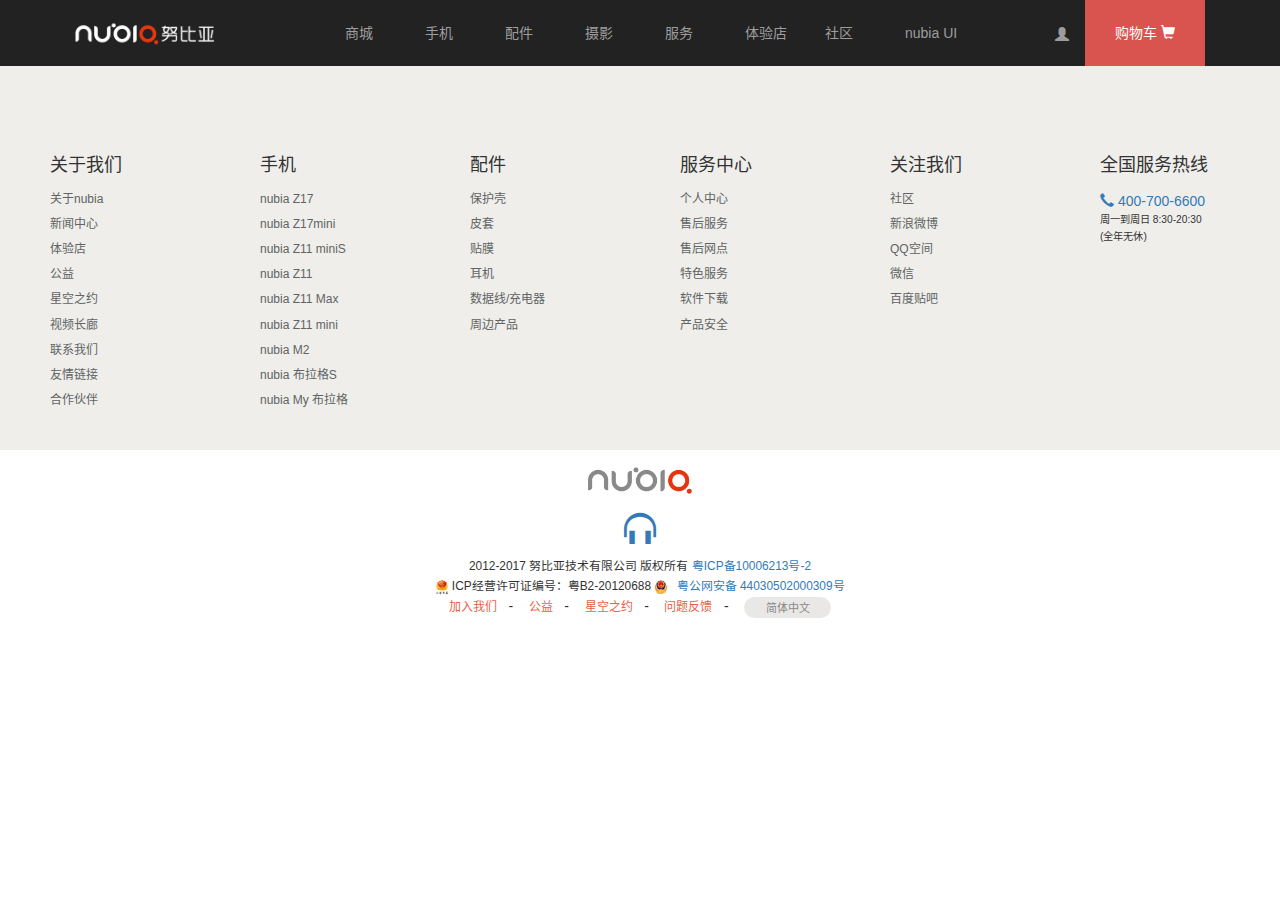
<file: NubiaMall/模板副本.html>
<!DOCTYPE html>
<html lang="zh-CN">
  <head>
    <meta charset="utf-8">
    <meta http-equiv="X-UA-Compatible" content="IE=edge">
    <meta name="viewport" content="width=device-width, initial-scale=1">
    <!-- 上述3个meta标签*必须*放在最前面，任何其他内容都*必须*跟随其后！ -->
    <title>查看购物车——努比亚nubia智能手机官网</title>
    <link rel="shortcut icon" href="./public/img/favicon.ico" />

    <!-- Bootstrap -->
    <link href="./public/css/bootstrap.min.css" rel="stylesheet">

    <link  href="./public/fonts/font-awesome-4.7.0/font-awesome.min.css">
    
    <!-- jQuery (necessary for Bootstrap's JavaScript plugins) -->
    <script src="./public/js/jquery-1.12.4.min.js"></script>
    <!-- Include all compiled plugins (below), or include individual files as needed -->
    <script src="./public/js/bootstrap.min.js"></script>
    <link rel="stylesheet" href="./public/css/index.css">
    <link rel="stylesheet" href="./public/css/shopping.css">
    <link rel="stylesheet" href="./public/css/mobile.css">
  </head>
  <body style='overflow:-Scroll;overflow-x:hidden' >

        <!-- 手机端导航 -->
        <nav class="navbar navbar-static-top navbar-inverse mobile" role="navigation">
          <!-- Brand and toggle get grouped for better mobile display -->
          <div class="navbar-header">
            <button type="button" class="navbar-toggle" data-toggle="collapse" data-target="#bs-example-navbar-collapse-1">
              <span class="sr-only">Toggle navigation</span>
              <span class="icon-bar"></span>
              <span class="icon-bar"></span>
              <span class="icon-bar"></span>
            </button>
            <img alt="Brand"  align="center" src="./public/img/logo.png" width="50%">
          </div>

          <!-- Collect the nav links, forms, and other content for toggling -->
          <div class="collapse navbar-collapse" id="bs-example-navbar-collapse-1">
            <ul class="nav navbar-nav">
              <li class="active"><a href="#">商城</a></li>
              <li><a href="#">手机</a></li>
              <li class="dropdown">
                <a href="#" class="dropdown-toggle" data-toggle="dropdown">个人中心 <b class="caret"></b></a>
                <ul class="dropdown-menu">
                  <li><a href="#">已完成订单</a></li>
                  <li><a href="#">待付款</a></li>
                  <li><a href="#">购物车</a></li>
                  <li class="divider"></li>
                  <li><a href="#">待评价</a></li>
                  <li class="divider"></li>
                  <li><a href="#">申请售后</a></li>
                </ul>
              </li>
            </ul>
            <ul class="nav navbar-nav navbar-left">
              <li><a href="#">登录</a></li>
              <li><a data-toggle="modal" data-target="#myModal" href="#">注册</a></li>
            </ul>
          </div><!-- /.navbar-collapse -->
        </nav>
        <!-- 导航结束 -->
    	<!-- PC端导航 -->
    	<nav class="navbar navbar-inverse navbar-static-top PC" role="navigation ">
    	  <div class="navbar-header">
    	    <a class="navbar-brand" href="index.html">
				<img id="logo" alt="nubia"  src="./public/img/logo.png" height="50px">
    	    </a>
    	  </div>

      		<div class="collapse navbar-collapse" id="bs-example-navbar-collapse-1">
		    	  <ul class="nav navbar-nav list1" >
		    	    <li><a href="#">商城</a></li>
		    	    <li><a href="#">手机</a></li>
		    	    <li><a href="#">配件</a></li>
		    	    <li><a href="#">摄影</a></li>
		    	    <li><a href="#">服务</a></li>
		    	    <li><a href="#">体验店</a></li>
		    	    <li><a href="#">社区</a></li>
		    	    <li id="UI"><a  href="#">nubia UI</a></li>
		    	    <li><a href="#" class="glyphicon glyphicon-user load"></a></li>
		    	  </ul>
		    	  <button type="button" class="btn btn-danger shopping .visible-md">购物车 <i class="glyphicon glyphicon-shopping-cart"></i></button>
    	    </div>

    	    <!-- 手机下拉菜单 -->
    	    <div class="container Allist">
    	    	<div class="row hide-list list0">
	    	        <a class="left" href="#carousel-example-generic" data-slide="prev">
	    			    <span class="btnc1 cleft1">&lt;</span>
	    	        </a>
	    	        <a class="right" href="#carousel-example-generic" data-slide="next">
	    	            <span class="btnc1 cright1">&gt;</span>
	    	        </a>
    	    		<ul class="list-a">
    	    		    <li class="list-li"><a href=""><img src="public/img/150112378262.png"  class="nav-img">
    	    		    <span>Z17 旗舰版</span></a></li>

    	    		    <li class="list-li"><a href=""><img src="public/img/150407581875.png"  class="nav-img">
    	    		    <span>Z17 畅享版</span></a></li>

    	    		    <li class="list-li"><a href=""><img src="public/img/149750591120.png"  class="nav-img">
    	    		    <span>Z17mini</span></a></li>

    	    		    <li class="list-li"><a href=""><img src="public/img/149622411546.png"  class="nav-img">
    	    		    <span>Z11</span></a></li>

    	    		    <li class="list-li"><a href=""><img src="public/img/149622421740.png"  class="nav-img">
    	    		    <span>M2</span></a></li>

    	    		    <li class="list-li"><a href=""><img src="public/img/15014923554.png"  class="nav-img">
    	    		    <span>M2 畅玩版</span></a></li>
    	    		</ul>
    	    	</div>

    	    	<!-- 配件下拉 -->
    	    	<div class="row hide-list list-p">
	    	        <a class="left" href="#carousel-example-generic" data-slide="prev">
	    			    <span class="btnc1 cleft1">&lt;</span>
	    	        </a>
	    	        <a class="right" href="#carousel-example-generic" data-slide="next">
	    	            <span class="btnc1 cright1">&gt;</span>
	    	        </a>
    	    		<ul class="list-a">
    	    		    <li class="list-li"><a class="glyphicon glyphicon-phone" href=""></a>
    	    		    <span>保护壳</span></li>

    	    		    <li class="list-li"><a class="glyphicon glyphicon-phone" href=""></a>
    	    		    <span>皮套</span></li>

    	    		    <li class="list-li"><a class="glyphicon glyphicon-phone" href=""></a>
    	    		    <span>贴膜</span></li>

    	    		    <li class="list-li"><a class="glyphicon glyphicon-headphones" href=""></a>
    	    		    <span>耳机</span></li>

    	    		    <li class="list-li"><a class="glyphicon glyphicon-phone" href=""></a>
    	    		    <span>数据线/充电器</span></li>

    	    		    <li class="list-li"><a class="glyphicon glyphicon-phone" href=""></a>
    	    		    <span>周边产品</span></li>
    	    		</ul>
    	    	</div>

    	    	<!-- 摄影下拉 -->
    	    	<div class="row hide-list list-s">
    	    		<ul class="list-a">
	    	    		<li class="list-li"><a href=""><img src="public/img/NeoVision-logo.png"  class="nav-img">
	    	    		<span>努比亚摄影引擎</span></a></li>

    	    		    <li class="list-li"><a class="glyphicon glyphicon-camera" href=""></a>
    	    		    <span>摄影长廊</span></li>

    	    		    <li class="list-li"><a class="glyphicon glyphicon-facetime-video" href=""></a>
    	    		    <span>延时摄影</span></li>

    	    		    <li class="list-li"><a class="glyphicon glyphicon-heart-empty" href=""></a>
    	    		    <span>星空之约</span></li>
    	    		    <li class="list-li"><span></span></li>
    	    		    <li class="list-li"><span></span></li>

    	    		</ul>
    	    	</div>

    	    	<!-- nubia UI下拉 -->
    	    	<div class="row hide-list list-n">
    	    		<ul class="list-a">
	    	    		<li class="list-li"><a href=""><img src="public/img/nubiaui-logo.png"  class="nav-img">
	    	    		<span>nubia UI 5.0</span></a></li>

    	    		    <li class="list-li"><a class="glyphicon glyphicon-download" href=""></a>
    	    		    <span>ROM下载</span></li>

    	    		    <li class="list-li"><a class="glyphicon glyphicon-comment" href=""></a>
    	    		    <span>UI社区</span></li>

    	    		    <li class="list-li"><a class="glyphicon glyphicon-cloud-download" href=""></a>
    	    		    <span>云服务</span></li>

    	    		    <li class="list-li"><a class="glyphicon glyphicon-wrench" href=""></a>
    	    		    <span>应用</span></li>
    	    		    <li class="list-li"><span></span></li>
    	    		    <li class="list-li"><span></span></li>

    	    		</ul>
    	    	</div>
    	    </div>
    	</nav>
    	<!-- 导航结束 -->





    	<!-- 关于我们 等信息链接 -->
	    <div class="container-fulid msggroup">
            <div class="row">
                <div class="col-md-2 col-sm-6 col-xs-6 msg">
                	<h4 class="h4">关于我们</h4>
	                    <ul>
	                        <li><a href="">关于nubia</a></li>
	                        <li><a href="">新闻中心</a></li>
	                        <li><a href="">体验店</a></li>
	                        <li><a href="">公益</a></li>
	                        <li><a href="">星空之约</a></li>
	                        <li><a href="">视频长廊</a></li>
	                        <li><a href="">联系我们</a></li>
	                        <li><a href="">友情链接</a></li>
	                        <li><a href="">合作伙伴</a></li>
	                    </ul>
            	</div>
                <div class="col-md-2 col-sm-6 col-xs-6 msg">
                	<h4 class="h4">手机</h4>
	                    <ul>
	                        <li><a href="">nubia Z17</a></li>
	                        <li><a href="">nubia Z17mini</a></li>
	                        <li><a href="">nubia Z11 miniS</a></li>
	                        <li><a href="">nubia Z11</a></li>
	                        <li><a href="">nubia Z11 Max</a></li>
	                        <li><a href="">nubia Z11 mini</a></li>
	                        <li><a href="">nubia M2</a></li>
	                        <li><a href="">nubia 布拉格S</a></li>
	                        <li><a href="">nubia My 布拉格</a></li>
	                    </ul>
            	</div>
                <div class="col-md-2 col-sm-6 col-xs-6 msg">
                	<h4 class="h4">配件</h4>
	                    <ul>
	                        <li><a href="">保护壳</a></li>
	                        <li><a href="">皮套</a></li>
	                        <li><a href="">贴膜</a></li>
	                        <li><a href="">耳机</a></li>
	                        <li><a href="">数据线/充电器</a></li>
	                        <li><a href="">周边产品</a></li>
	                    </ul>
            	</div>
                <div class="col-md-2 col-sm-6 col-xs-6 msg">
                	<h4 class="h4">服务中心</h4>
	                    <ul>
	                        <li><a href="">个人中心</a></li>
	                        <li><a href="">售后服务</a></li>
	                        <li><a href="">售后网点</a></li>
	                        <li><a href="">特色服务</a></li>
	                        <li><a href="">软件下载</a></li>
	                        <li><a href="">产品安全</a></li>
	                    </ul>
            	</div>
                <div class="col-md-2 col-sm-6 col-xs-6 msg">
                	<h4 class="h4">关注我们</h4>
	                    <ul>
	                        <li><a href="">社区</a></li>
	                        <li><a href="">新浪微博</a></li>
	                        <li><a href="">QQ空间</a></li>
	                        <li><a href="">微信</a></li>
	                        <li><a href="">百度贴吧</a></li>
	                    </ul>
            	</div>
            	<div class="col-md-2 col-sm-6 col-xs-6 msg">
            	    <h4 class="h4">全国服务热线</h4>
            	    <ul>
            	    <a href=""><i class="glyphicon glyphicon-earphone"> </i> 400-700-6600</a>
            	    <li> <small>周一到周日 8:30-20:30<br> (全年无休)</small></li>                                                      </li>
            	    </ul>
            	</div>
            </div>
	    </div>
    	<!-- 关于我们 等信息链接结束 -->

    	<!-- 页尾 -->
    	<div class="container footer">
    	        <a href=""><img src="./public/img/nubia-logo-x2.png" width="105"></a>
    	        <div style="font-size: 32px;">
    	            <a href="" ><span class=""></span></a>
    	            <a href="" ><span class="glyphicon glyphicon-headphones"></span></a>
    	            <a href="" ><span></span></a>
    	        </div>
    	        <div class="">
    	            <small> 2012-2017 努比亚技术有限公司 版权所有 <a href="">粤ICP备10006213号-2</a>
    	                <br>
    	                <a href="">
    	                    <img id="gongshang1" src="./public/img/57fc5f6def76275.jpg">
    	                </a>ICP经营许可证编号：粤B2-20120688
    	                <a href="">
    	                    <img id="gongshang2" src="./public/img/57c5599015f1558.png" >
    	                    <span>粤公网安备 44030502000309号</span>
    	                </a>
    	            </small><br>
    	        </div>
    	        <div class="join">
	    	        <a >加入我们</a>&nbsp;&nbsp;&nbsp;-&nbsp;&nbsp;&nbsp;
	    	        <a >公益</a>&nbsp;&nbsp;&nbsp;-&nbsp;&nbsp;&nbsp;
	    	        <a >星空之约</a>&nbsp;&nbsp;&nbsp;-&nbsp;&nbsp;&nbsp;
	    	        <a >问题反馈</a>&nbsp;&nbsp;&nbsp;-&nbsp;&nbsp;&nbsp;
	    	        <button class="btn btn-default btn-sm btn1" data-toggle="modal" data-target="#CountryModal" id="selectCountry" style="margin-top:0px">
	    	            <span>简体中文</span>
	    	        </button>
	    	        
    	    	</div>

    	    	<!-- Modal -->
    	    	<div class="modal fade" id="CountryModal" tabindex="-1" role="dialog" aria-labelledby="myModalLabel" aria-hidden="true">
    	    	  <div class="modal-dialog">
    	    	    <div class="modal-content">
    	    	      <div class="modal-header">
    	    	        <button type="button" class="close" data-dismiss="modal" aria-hidden="true">&times;</button>
    	    	        <h4 class="modal-title" id="myModalLabel">请选择您的地区</h4>
    	    	      </div>
    	    	      <div class="modal-body">
    	    	        <div class="row">
    	    	        	<div class="col-sm-12 pvs">
    	    	        	        <div class="nav-header">Asia</div>
    	    	        	            <ul class="nav nav-pills nav-stacked col-sm-3">
    	    	        	                <li><a href=""><span></span>简体中文</a></li>
    	    	        	            </ul>
										<ul class="nav nav-pills nav-stacked col-sm-3">
    	    	        	                <li><a href="http://www.nubia.com/bd/"><span class="flag mrs flag-bd"></span>Bangladesh</a></li>
    	    	        	            </ul>
    	    	        	            <ul class="nav nav-pills nav-stacked col-sm-3">
    	    	        	                <li><a href=""><span></span>India</a></li>
    	    	        	            </ul>
    	    	        	            <ul class="nav nav-pills nav-stacked col-sm-3">
    	    	        	                <li><a href="h"><span></span>Indonesia</a></li>
    	    	        	            </ul>
    	    	        	            <ul class="nav nav-pills nav-stacked col-sm-3">
    	    	        	                <li><a href=""><span></span>Indonesia(en)</a></li>
    	    	        	            </ul>
    	    	        	            <ul class="nav nav-pills nav-stacked col-sm-3">
    	    	        	                <li><a href=""><span></span>Malaysia</a></li>
    	    	        	            </ul>
    	    	        	            <ul class="nav nav-pills nav-stacked col-sm-3">
    	    	        	                <li><a href=""><span></span>Philippines</a></li>
    	    	        	            </ul>
    	    	        	            <ul class="nav nav-pills nav-stacked col-sm-3">
    	    	        	                <li><a href=""><span></span>Singapore</a></li>
    	    	        	            </ul>
    	    	        	            <ul class="nav nav-pills nav-stacked col-sm-3">
    	    	        	                <li><a href=""><span class="flag mrs flag-th"></span>ไทย</a></li>
    	    	        	            </ul>
    	    	        	            <ul class="nav nav-pills nav-stacked col-sm-3">
    	    	        	                <li><a href=""><span class="flag mrs flag-vn"></span>Việt Nam</a></li>
    	    	        	            </ul>
    	    	        	</div>
    	    	        </div>
    	    	      </div>
    	    	    </div><!-- /.modal-content -->
    	    	  </div><!-- /.modal-dialog -->
    	    	</div><!-- /.modal -->
    	
    	<!-- 页尾结束 -->

    <script type="text/javascript" src="./public/js/index.js"></script>
  
  </body>
</html>
</file>
<file: NubiaMall/public/css/index.css>
*{
	padding: 0;
}
/*导航*/

.daohang{
	border-bottom: 0px;
	margin: 0;
	height: 66px;
}
.navbar-header{
	padding-top: 8px;
	padding-left: 60px;
}

.navbar-brand{
	padding-top: 0px;
}
.list1{
	margin-left: 100px;
	padding-top: 8px;
	margin-right: 15px;
	border:0;
}

.list1 li{
	width: 80px;
}

.load{
	margin-left: 50px;
}
#UI{
	width: 100px;
}
.shopping{
	border-radius:0;
	width: 120px;
	height: 66px;
	padding: 0;
	border: 0;
}

/*手机下拉菜单*/
.btnc1{
	width: 33px;height: 32px;
	position: absolute;
	top: 40%;
	line-height: 32px;
	font-size:25px;
	font-family:'宋体';
	font-weight: bold;
	text-align: center;
	cursor:pointer;
	color:#666;
}

.cleft1{
	left:30px;
}
.cright1{
	right:30px	;
}
.hide-list{
	width: 100%;
	margin: 0;
	height: 240px;
	background: rgba(49, 49, 49, 0.95);
	position: absolute;
	left:0px;top:66px;
	padding-top: 26px;
	display:none;
	border: 0;
}

.list-a{
	text-align: center;
	height: 188px;	
}

.list-li{
	width: 195px;
	height: 165px;
	display: inline-block;
} 

.list-li .glyphicon{
	font-size:80px;
	color:white;
}

.list-li span{
	display: inline-block;
	color:white;
	height: 30px;
	width: 195px;
}

.list-li span:hover{
	color:#888888;
}

.list-s .nav-img{
	width: 96px;
	height: 20px;
}
.nav-img{
	height: 120px;
}
/*下拉菜单结束*/
/*导航结束*/


/*轮播图*/
.lunbo{
	/*margin-top: 66px;*/
	cursor:pointer;
}

/*轮播图结束*/

/*3张静态展示图*/
.zst0{
	margin: 0 2px;
	padding-top: 1px;
	margin-top: 3px;
}
.zst{
	padding-left: 0px;
	padding-right: 0px;
	
}
.zst1{
	height: 300px;
	width: 421px;
	padding: 3px;
	border-radius:0px;
	border: 0;
	overflow: hidden;
	position: relative;
	margin-bottom: -20px;

}

.zst .zst1 img{
	transition: all 1.5s;
	height: 315px;
}

.zst1 img:hover{
	transform: scale(0.98);
	opacity: 0.95;

}
.zst1 span {
	font-size:24px;
	color:white;
	font-family:'宋体';
	position: absolute;
	top: 133px;left:126px;
}

.zst1 p {
	font-size:24px;
	color:white;
	font-family:'宋体';
	position: absolute;
	top: 133px;left:55px;
}

/*3张静态展示图结束*/

/*<!-- 关于我们 等信息链接 -->*/
.h4{
	font-family: '宋体';
	margin-bottom: 15px;
}
.msggroup{
	height: 384px;
	background: #efeeeb;
	padding-left: 50px;
	padding-top: 80px;
}

.msg ul{
	padding-left: 0;
}
.msg ul li {
	list-style: none;
	margin-bottom: 8px;
	font-size:12px;
}

.msg ul li a{
	color:#606463;
	text-decoration: none;
}
.msg ul li a:hover{
	color:red;
}
/*<!-- 关于我们 等信息链接结束 -->*/


/*页尾*/
.footer{
	text-align: center;
	margin-bottom: 20px;
}
#gongshang1{
	vertical-align: middle;
	height: 18px;
}

#gongshang2{
	vertical-align: middle;
	height: 14px;
	margin-right: 5px;
}

.join a{
	color:#e95f46;
	text-decoration: none;
	font-size: 12px;
}

.join .btn1{
	width: 87px;
	height: 21px;
	border-radius:50px;
	border: 0;
	background: #E9E8E6;
	color:#888;
	font-size:11px;
	line-height: 12px;
}

.join .btn1:hover{
	transition: all 0.5s;
	color:white;
	background: #B6B6B6;
}

/*.join button div{
	width: 10px;
	height: 5px;
	background: url(../img/spritesheet.png);
	background-position:0 -690px;
}*/
/*页尾结束
</file>
<file: NubiaMall/public/css/mobile.css>
@media(max-width:768px){
	.PC{
		display:none;
	}

	.navbar .mobile{
		display: block;
		margin-bottom: 0px;
	}

	.msggroup{
		height: 800px;
	}

	.floor{
		display: none;
	}

	.btnc{
		display: none;
	}

	.contain{
		display: none;
	}

	.more-info,h3,.jingpin a img,.mo-s{
		display: none;
	}

	.thumbnail{
		width: 414px;
		position: relative;
		left: -35px;
	}


/*商品部分*/

.mo-a{
	display: block;

}

.mo-c{
	margin-left: -62px;
}
.uimg{
	width: 410px;
}

.mo-d,.share-pc{
	display: none;
}

.buy-btn{
	display: block;
}







}

.mobile{
	margin-bottom: 0px;
}

.PC{
	margin-bottom: 0px;
	border: 0;
}

/*PC端*/

@media(min-width:960px){
	.PC{
		display:block;
	}

	.mobile,.mo-a{
		display:none;
	}


}
</file>
<file: NubiaMall/public/css/goods.css>
/*导航下顶部商品选购列*/

.sel-list{
	height: 60px;
	box-shadow: 0 5px 5px #ececec;
	background: white;
	text-align: center;
	line-height: 60px;
}
.sel-list a{
	text-decoration: none;
	color:#999;
	/*font-size:12px;*/
}

.top-list li{
	width: 110px;
	height: 58px;
	/*border-bottom: 2px solid red;*/
	display: inline-block;
	/*float: left;*/
	z-index:11;
}

/*滚动出现的顶部购买框*/
.fixed-btn-div{
	width: 100%;
	height: 60px;
	background:rgba(255,255,255,.95);
	position: fixed;
	left: 0;top: 0;
	z-index:2;
	line-height: 60px;
	text-align: right;
	border: 1px solid #DDDDDD;
}

.fixed-btn-div .detailtab{
	position: absolute;
	top: 0px;left: 0px;
	border: 0;

}
.buy-now-btn{
	width: 126px;
	height: 40px;
	line-height: 25px;
	margin-right: 50px;
}

/*商品详情和规格参数*/
.detailtab{
	list-style: none;
	height: 60px;
	line-height: 22px;
	/*width: 1200px;*/
	margin: 0 auto;
	border: 1px solid #DDDDDD;
}

.detailtab li{
	color: #000;
	padding: 0 50px;
	font-size: 17px;
	float: left;
	margin: 19px 0;
	cursor: pointer;
}

.tab-2{
	border-left: 1px solid #000;
}

.row-2{
	display: none;
}

/*.fixed-btn-div .detailtab{
	display: none;
}
*/
/*放大镜*/
.goods-img{
	z-index:1;
}

.small{
	width: 400px;
	height: 400px;
	margin-top: 50px;
	margin-left: 50px;
	position: relative;
}

.big{
	width: 400px;
	height: 400px;
	position: absolute;
	top:50px;
	left:480px;
	overflow: hidden;
	display: none;
}

.move{
	width: 100px;
	height: 100px;
	background: url(../img/bg.png);
	position: absolute;
	top:0px;left:0px;
	display: none;
}

ul,li{
	margin: 0;
	padding: 0;
	list-style:none;
}

.uimg{
	/*width: 300px;*/
	height: 80px;
	margin-top: 10px;
	margin-left: 50px;
}
.uimg li{
	width: 84px;
	height: 84px;
	float: left;
	margin-right: 10px;
	border:1px solid #CCCCCC;
}

.bimg{
	position:absolute;
	top:0px;
	left:0px
}

.share-pc{
	line-height: 100px;
	height: 100px;
	width: 100%;
	float: left;
	padding-left: 50px;
	
}
.share-pc a{
	text-decoration: none;
	font-size:22px;
	color:#F08064;
	margin-right: 5px;
}

.share-pc span{
	display: inline-block;
	font-size:16px;
	margin-right: 30px;
	color:#747774;

}


/*产品属性下单区*/

.clearfix:after,.clearfix:before{ content: "";display: table;}
.clearfix:after{ clear:both;}
.clearfix{zoom:1;}



.select-div{
	/*float: right;*/
	margin-top: 90px;
	margin-bottom: 90px;
}

.select-div #a{
	font-size:30px;
	color:#000;
	font-family: '造字工房悦黑体验版纤细体';
}

.select-div #b{
	font-size: 25px;
	margin-left: 10px;
	color: #FF6700;
}

.select-div #c a{
	color:#999;
	float:right;
	margin-top:25px;
}

.sellPoint span{
	color:#FF4D4D;
	font-size:16px;
}

.waring-info{
	font-size:18px;
	margin-top: 30px;
}
.waring-info #w{
	font-size:18px;
	margin-top: 30px;
}
.waring-info span{
	font-size:14px;
	margin-left: 10px;
}

.select_btn{
	width: 260px;
    height: 66px;
    line-height: 66px;
    float: left;
    font-size: 16px;
    border: 1px #e9e9e9 solid;
    text-align: center;
    box-sizing: border-box;
    margin-top: 15px;
    margin-right: 10px;
    cursor: pointer;
}

.select_btn #btn-title{
	font-size:12px;
/*	display: inline-block;
	width: 150px;*/
}
.select_btn #siple{
	width: 306px;
}
.select_btn #btn-price{
	display: inline-block;
}
.redcolor{
	color:red;
}
.phone_net{
	display: block;
	margin-top: 20px;
}

.warranty{
	margin-left: 20px;
	color: #e8380d;
	font-size: 15px;
	text-decoration: underline;
}

.baoxiu{
	width: auto;
	min-width: 275px;
	padding: 0 10px;
}

.sell-info #s1{
	font-size:18px;

}

.sell-info #s2{
	font-size:16px;

}

.sell-info #s3{
	font-size:16px;
	margin-bottom:35px
}

.sell-info #s4{
	font-size: 16px; 
	display: block;
}

.sell-info #total{
	font-size:30px;
	color:#fb1515;
}

.sell-info #sellPoint{
	margin-left:0px;
}


#huabei{
	display: block;
	margin-bottom: 45px;
}

#huabei p{
	font-size: 16px;
	font-weight: 500;
}

#huabei ul{
	margin-left: -10px;
	overflow: hidden;
}

#huabei ul li{
	float: left; 
	width: 170px; 
	border: 1px solid rgb(233, 233, 233); 
	box-sizing: border-box; 
	margin-left: 10px; 
	text-align: center; 
	padding: 5px 0px; 
	display: list-item;
}


.buy-btn{
	width: 126px;
	height: 30px;
	background-color: #e8380d;
	display: inline-block;
	color: #fff;
	text-align: center;
	line-height: 23px;
	border-radius: 3px;
	
}
</file>
<file: NubiaMall/public/css/shopping.css>
/*商城首页轮播图修改*/
.btnc{
	width: 41px;height: 69px;
	border-radius:35%;
	background: rgba(0,0,0,0.2);
	position: absolute;
	top: 50%;
	line-height: 69px;
	font-size:40px;
	font-family:'宋体';
	text-align: center;
	cursor:pointer;
	margin-top: -25px;
	color:white;
}

.btnc:hover{
	background: rgba(0,0,0,0.5);
}

.cleft{
	left: 300px;
}
.cright{
	right: 30px	;
}
/*左侧菜单 */
.floor{
	width: 240px;
	height: 528.03px;
	padding: 12px 0px;
	background: rgba(250,250, 250, 0.9);
	opacity: 0.9;
	position: absolute;
	left:50px;top:0px;

}

.floor ul{
	list-style: none;
}
.leftlist{
	width: 240px;
	height: 62px;
}

.leftlist:hover{
	background: white;
}
.leftlist h2{
	font-size:15px;
	color:#333;
	display: inline-block;

}

.seri-info{
	margin-left: 68px;
	width: 147px;
	height: 62px;
	line-height: 62px;
}

.menu-hide{
	width: 240px;
	height: 528.03px;
	padding: 12px 0px;
	background:white;
	position: absolute;
	left:275px;top:0px;
	display:none;
	z-index:1;
}


.cl{
	width: 240px;
}

.cl p{
	font-size:12px;
	display: block;
    margin-left: 60px;
    position: relative;
    top: -36px;
    transition: color .3s ease-in-out;
}

.figure{
	width: 60px;
	height: 60px;
}

.figure img{
	width: 100%;
	/*vertical-align: middle;*/
}

/*主体内容*/
.f-link{
	width: 1263px;
	margin: 0;
	padding: 15px;
	padding-top: 10px;

}

.l-menu{
	padding-left: 35px;
}
.l-menu ul{
	list-style: none;
	height: 180px;
	width: 240px;
	text-align: center;
}

.l-menu ul li{
	width: 80px;
	height: 90px;
	border-left: 1px solid #ebe5d7;
	border-bottom: 1px solid #ebe5d7;
	float: left;
	padding: 20px 0px;
	background: #f4f3ef;
	color:#888;
	font-size:12px;
}

.l-menu ul li:hover{
	background: #f35c49;
	color:white;
	cursor:pointer;
}
.l-menu ul li i{
	font-size:20px;
	display: block;
	margin-bottom: 10px;
}


.l-menu-img{
	width: 310px;
	height: 180px;
	overflow: hidden;
}
.l-menu-img img{
	transition: all 1.5s;
	
}
.l-menu-img img:hover{
	transform: scale(1.05);
	
}
 .l-menu-div-1{
	margin-left: -40px;
 }

 .l-menu-div-1,.l-menu-div{
 	margin-right: 5px;
 }

 /*商品列表*/

 /*热卖手机*/
 .goods{
 	padding: 0px 35px;
 }

 .goods  h3{
 	color:rgb(102, 102, 102);
 	float: left;
 }

 .more-info{
 	/*display: inline-block;*/
 	float: right;
 	margin-top: 30px;
 	color:#f35c49;
 	font-size:12px;
 }

 .hot-goods{
 	width: 290px;
 	height: 450px;
 	padding-top: 54px;
 	background: #f4f3ef;
 	margin-bottom: 13px !important;
 	border: 0;
 	transition: all 0.15s;
 }
.caption{
	text-align: center;
}
.caption h4{
 	font-size:16px;
 	color: #222;
 	font-weight: normal;
 	text-align: center;
 }


.price{
	font-size:16px;
	color:#f35c49;
	font-family: '微软雅黑';
}

.caption p{
  	display: none;
  }
.info-btn{
	width: 116px;
	height: 34px;
	background: #fff;
	color:#f35c49;
	border-radius:17px;

}
.info-btn:hover{
	color:#f35c49;
}
.buy-btn{
	border-radius:17px;
	width: 116px;
	height: 34px;
	transition: all 0.35s;
	background: #f35c49;
	border: 0;
}

.buy-btn:hover{
	background: #EC402A;
}

/*热卖手机结束*/

/*精品手机*/
.jingpin{
	margin-bottom: 10px;
}

/*产品热评*/

.bg-All{
	margin-left: 0px;
	margin-right: 0px;
	background: #F4F3EF;
}
.bg-All .row{
	padding: 0 25px;
}

.only-info{
	margin-top: 0;
	display: inline-block;
}
@media (min-width: 1200px){
.bg-All {
	    width: 100%;
	}}



.bg{
	float: left;	
	margin: 0;
	padding: 0;
}
.pro-talk{
	width: 290px;
	height: 334px;
	padding: 0;
	margin-left: 13px;
	background: white;
}

.talk-info{
	color:#222;
	font-size:16px;
	text-align: center;
	padding: 40px 25px 20px;
}
.pro-talk{
	transition: all 2s;
	
}
.pro-talk:hover{
	transform: scale(1.06);
	
}
.talk-info h5{
	font-size:16px;
	color:#999;
}



.service-info{
	background: white;
	width: 580px;
	height: 172px;
	margin-right: 20px;
	float: left;
}

.service-text{
	text-align: left;
	float: left;
	padding: 8px 0 8px 42px;
	width: 360px;
}
</file>
<file: NubiaMall/public/css/loading.css>
body{
	background: #f5f5f5;
}

.load-div{
    width: 850px;
    height: 543px;
    margin: 0 auto;
    margin-top: 60px;
    background: #fff;
    padding-bottom: 80px;
    margin-bottom: 40px;
}


.logo{
	background: url(../img/nubia-logo.png) no-repeat;
	background-position: 0 -55px;
	width: 156px;
	height: 55px;
	margin: 0 auto;
	margin-bottom: 20px;
	position: relative;
	top: 30px;
}

/*登录类型*/
.load{
	margin: 0 auto;
}
	.loadType{
		list-style: none;
		height: 60px;
		line-height: 22px;
		width: 340px;
		margin: 0 auto;
		
	}

	.loadType li{
		color: #000;
		padding: 0 20px;
		font-size: 18px;
		float: left;
		margin: 19px 0;
		cursor: pointer;
	}

	.loadType .tab-2{
		border-left: 1px solid #000;
	}

/*登录输入框*/
	.user,.pswd{
		width: 360px;
		height: 50px;
		font-size:12px;
		margin: 0 auto;

	}

	.loadnow{
		width: 360px;
		height: 50px;
		margin: 0 auto;
		display: block;
		margin-bottom: 20px;
		font-size: 20px;
		background: #e8380d;
		color: #fff;
		border-radius:0;
		border: none;
		cursor: pointer;
	} 

	.register-now{
		float: right;
		margin-right: 245px;
	}

	.register-now span{
		font-size: 18px;
		padding: 0 7px;
		color: #d5d5d5;
	}
	
	.register-now #newuser{
		color:#e8380d
	}

	.register-now #forgot{
		color:#34383d
	}
	.form-group{
		position: relative;
	}

	form span{
		line-height: 20px;
		height: 20px;
		color: #F00;
		font-size: 12px;
		position: absolute;
		top: 13px;
		left: 620px;
		width: 100px;
		
	}

/*登录输入框结束*/


.otherload-type{

}
</file>
<file: NubiaMall/public/css/shopping-car.css>
/*订单进度条*/
.bg-cart{
	background: url(../img/bg_payorder_1.png) no-repeat center;
	width: 100%;
	height: 180px;
}



/*购车车列表框*/
.title-row th{
	color: #919291;
	font-size: 12px;
	background-color: #f8f7f7;
	font-family: '黑体';
}


#goods-cnt {
	width: 48px;
	height: 25px;
}


.table>tbody>tr>td, 
.table>tbody>tr>th, 
.table>tfoot>tr>td, 
.table>tfoot>tr>th, 
.table>thead>tr>td, 
.table>thead>tr>th{
    padding: 8px;
    line-height: 1.42857143;
    vertical-align: middle;
    border-top: 1px solid #EEF0F0;
}


.btn-a{
	width: 20px;
	height: 25px;


}
.btn-b{
	width: 100px;
	height: 42px;
	border-radius:24px;
	margin-right: 40px;
}

.btn-b-1{
	background: none;
	border: 1px solid #E8380D;
	color:#E8380D;
}


.btn-b-2{
	background: #E8380D;
}

.btn-b-2:hover{
	color:black;
	background: #E8380D;
}


.close{
	text-align: center;
	float: none;
}


.empty{
	display: none;
}
</file>
